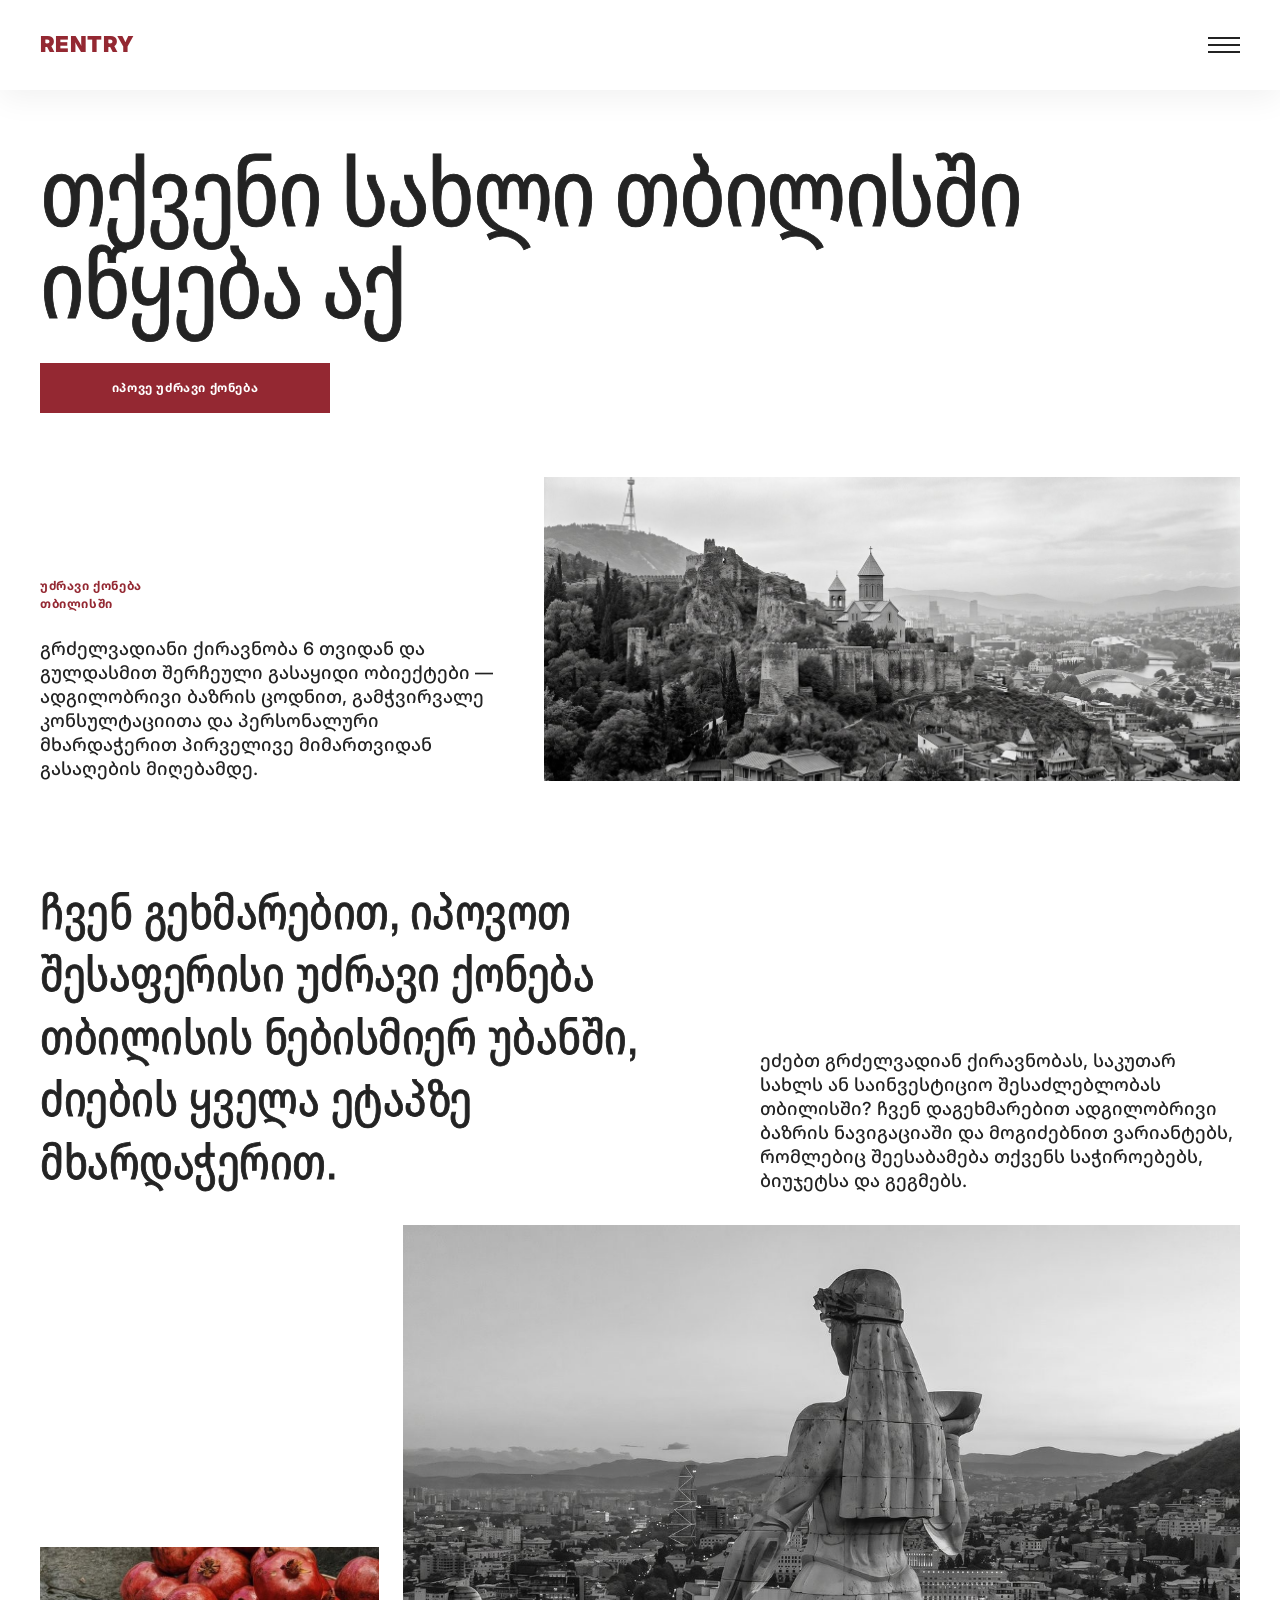
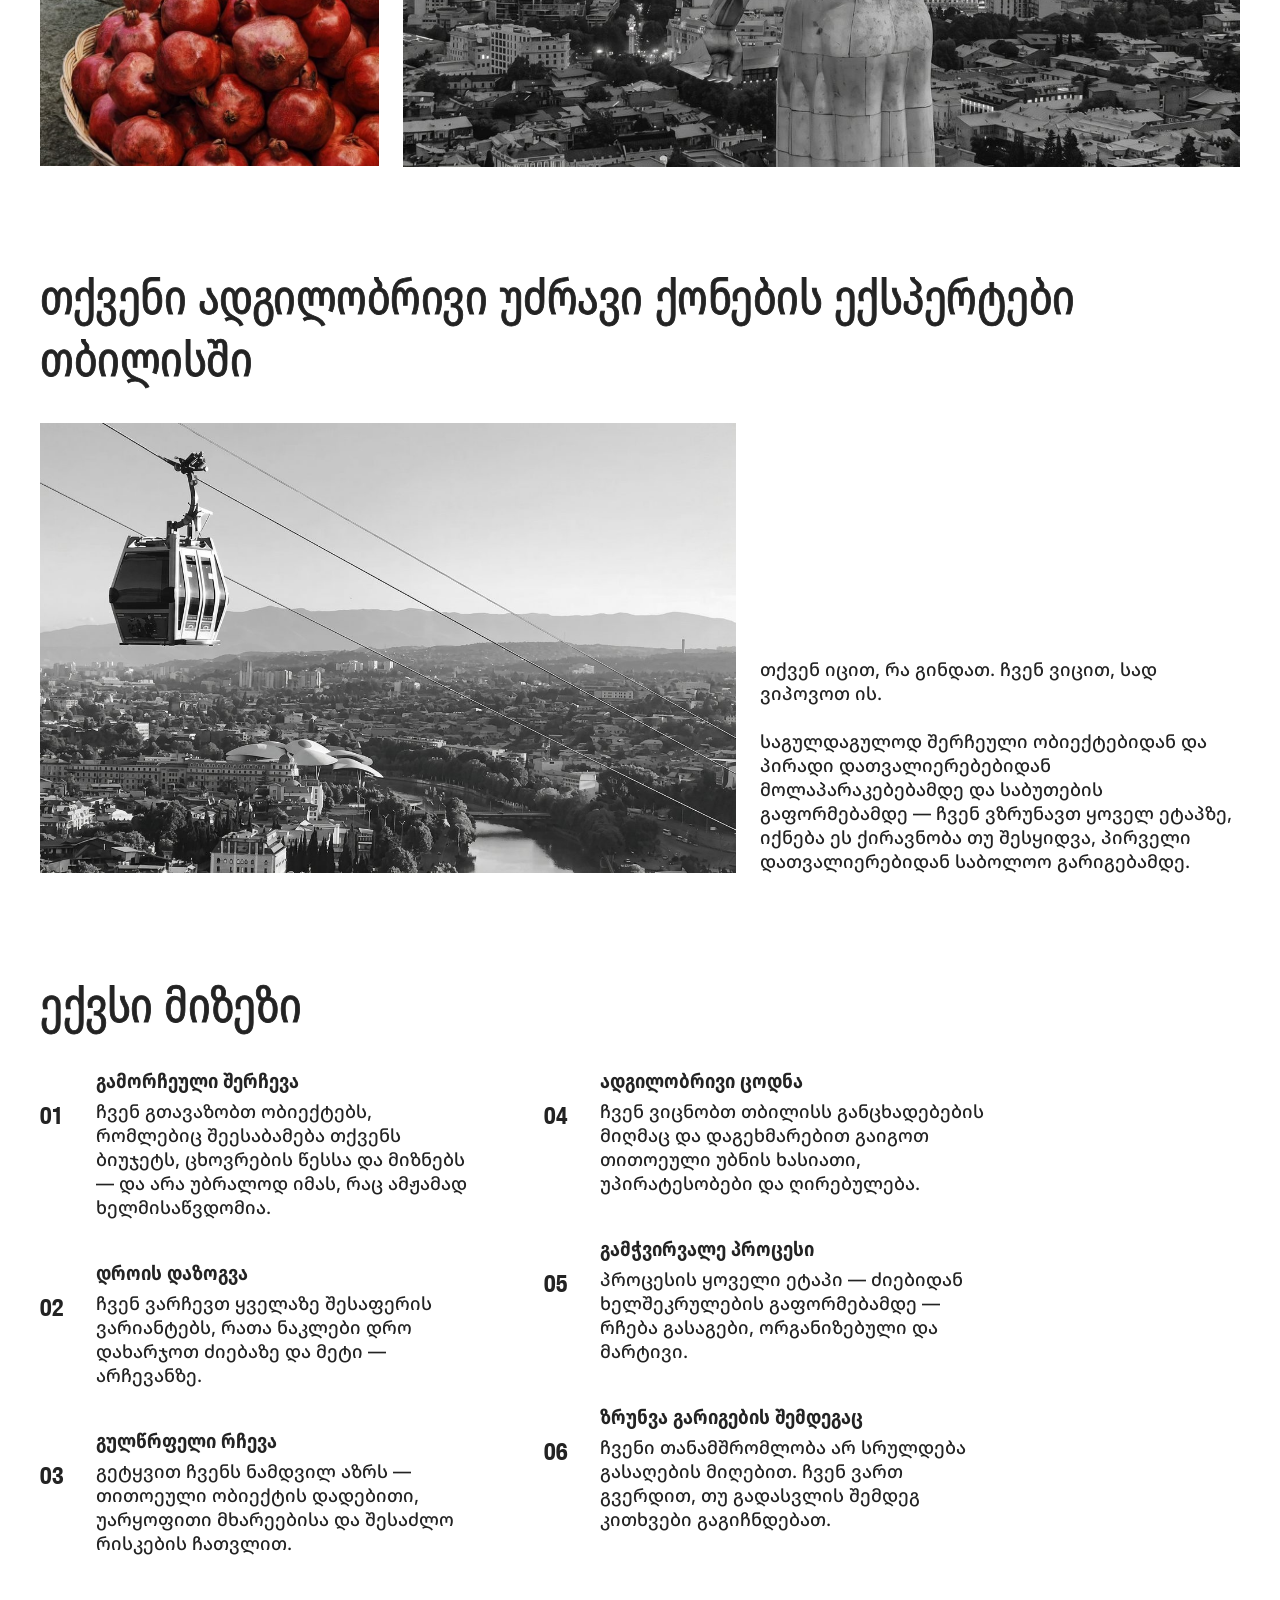
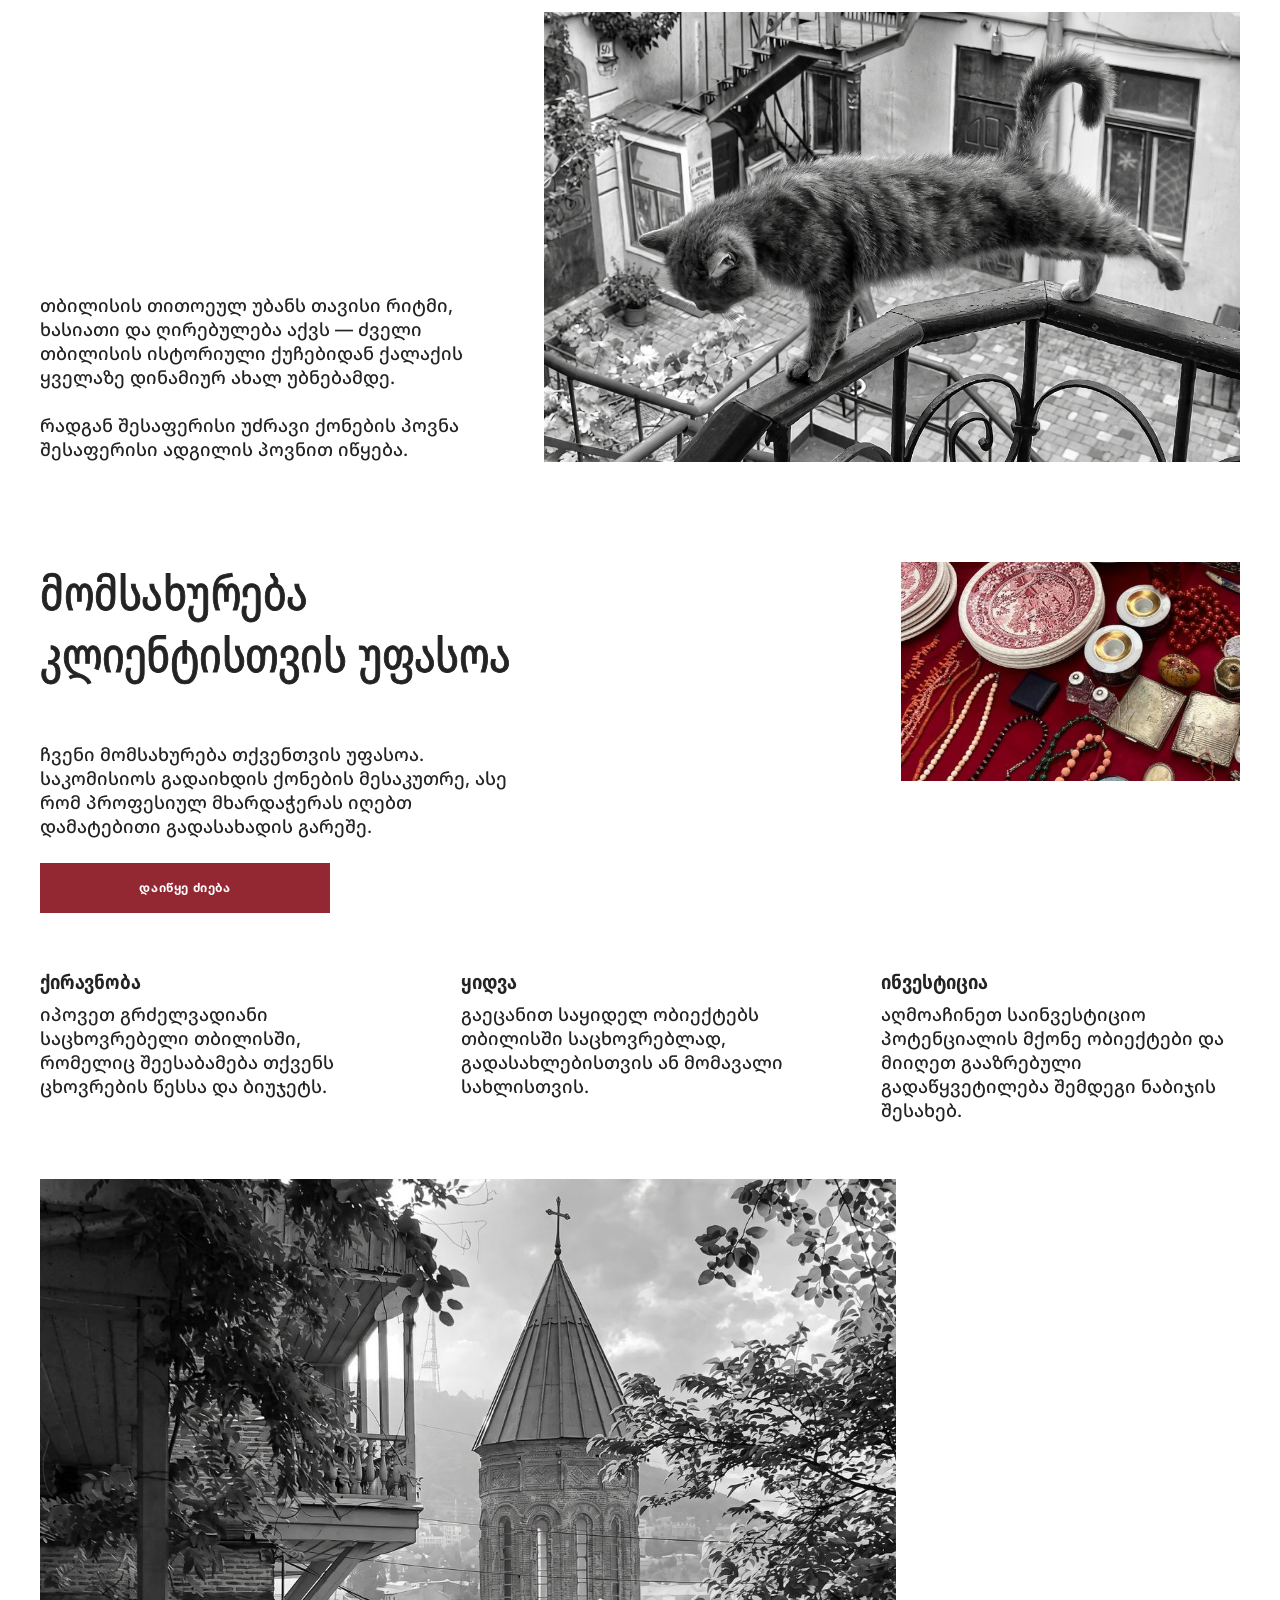
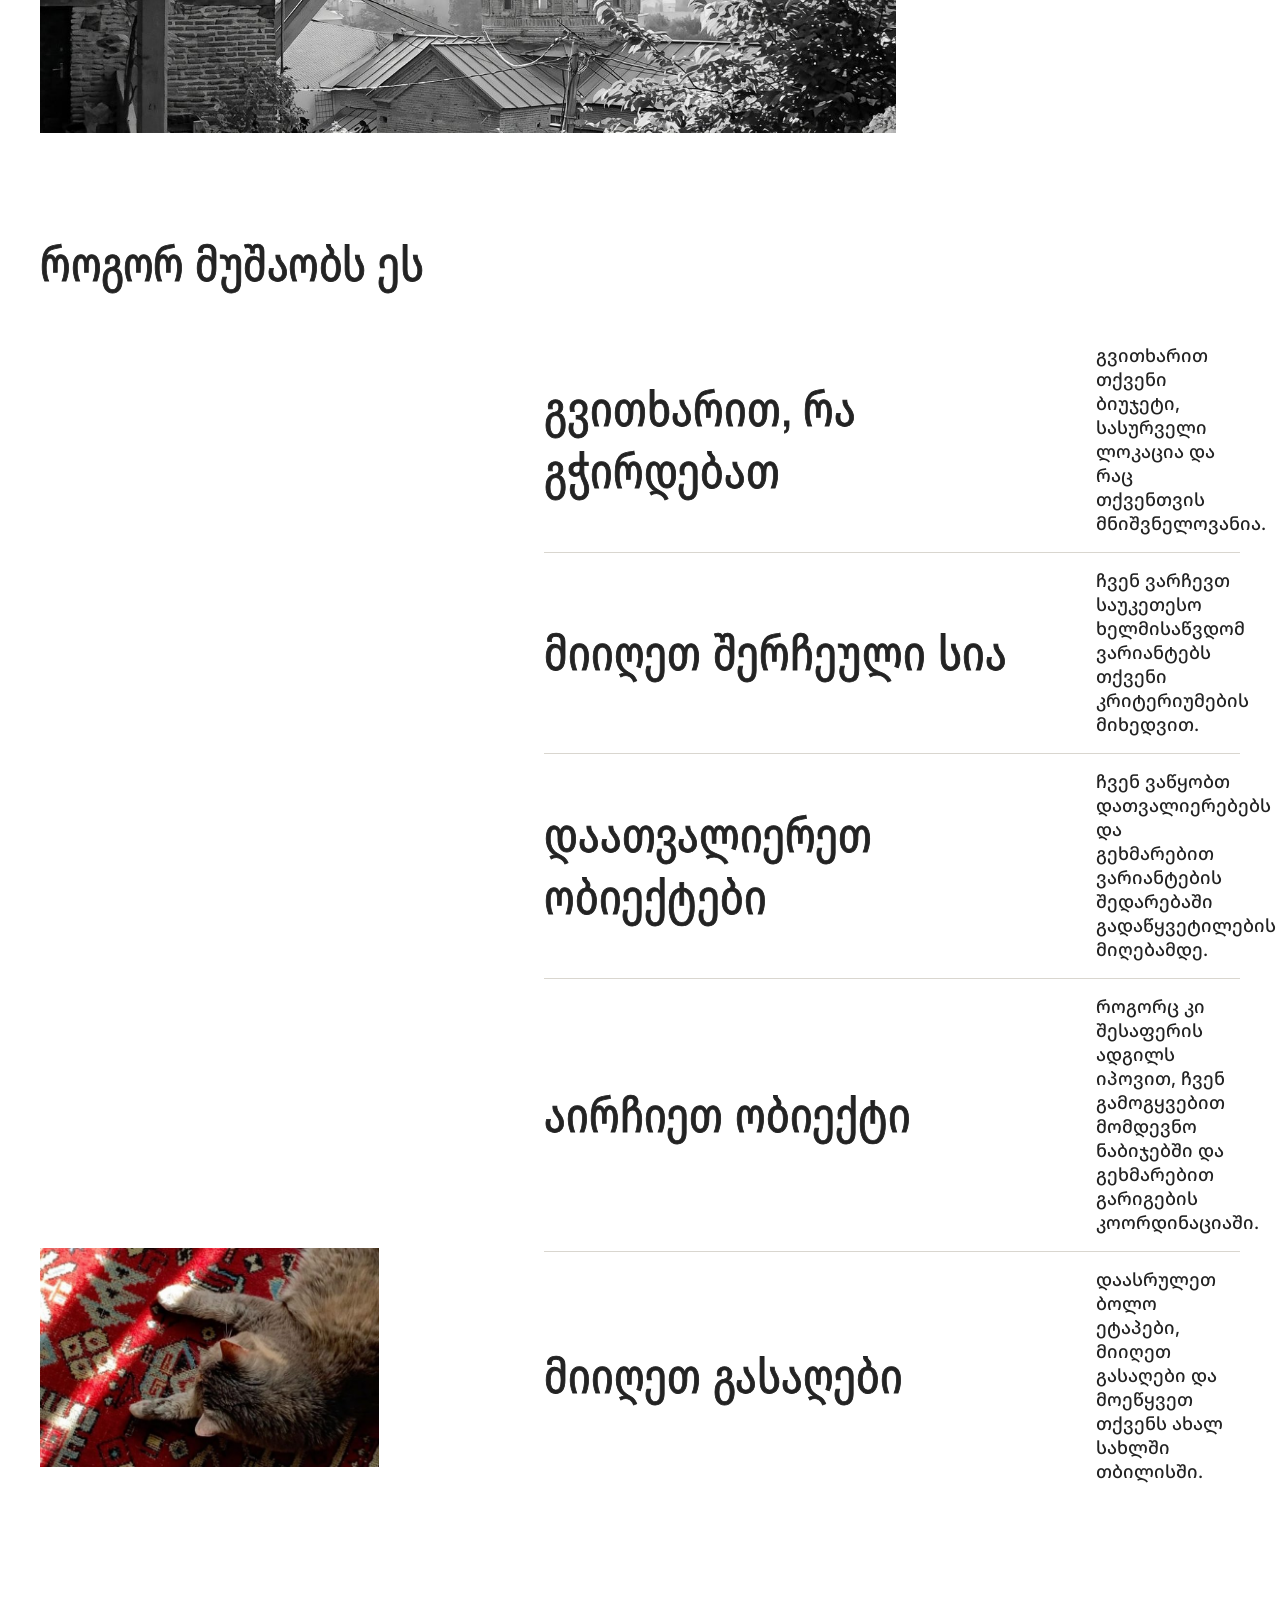
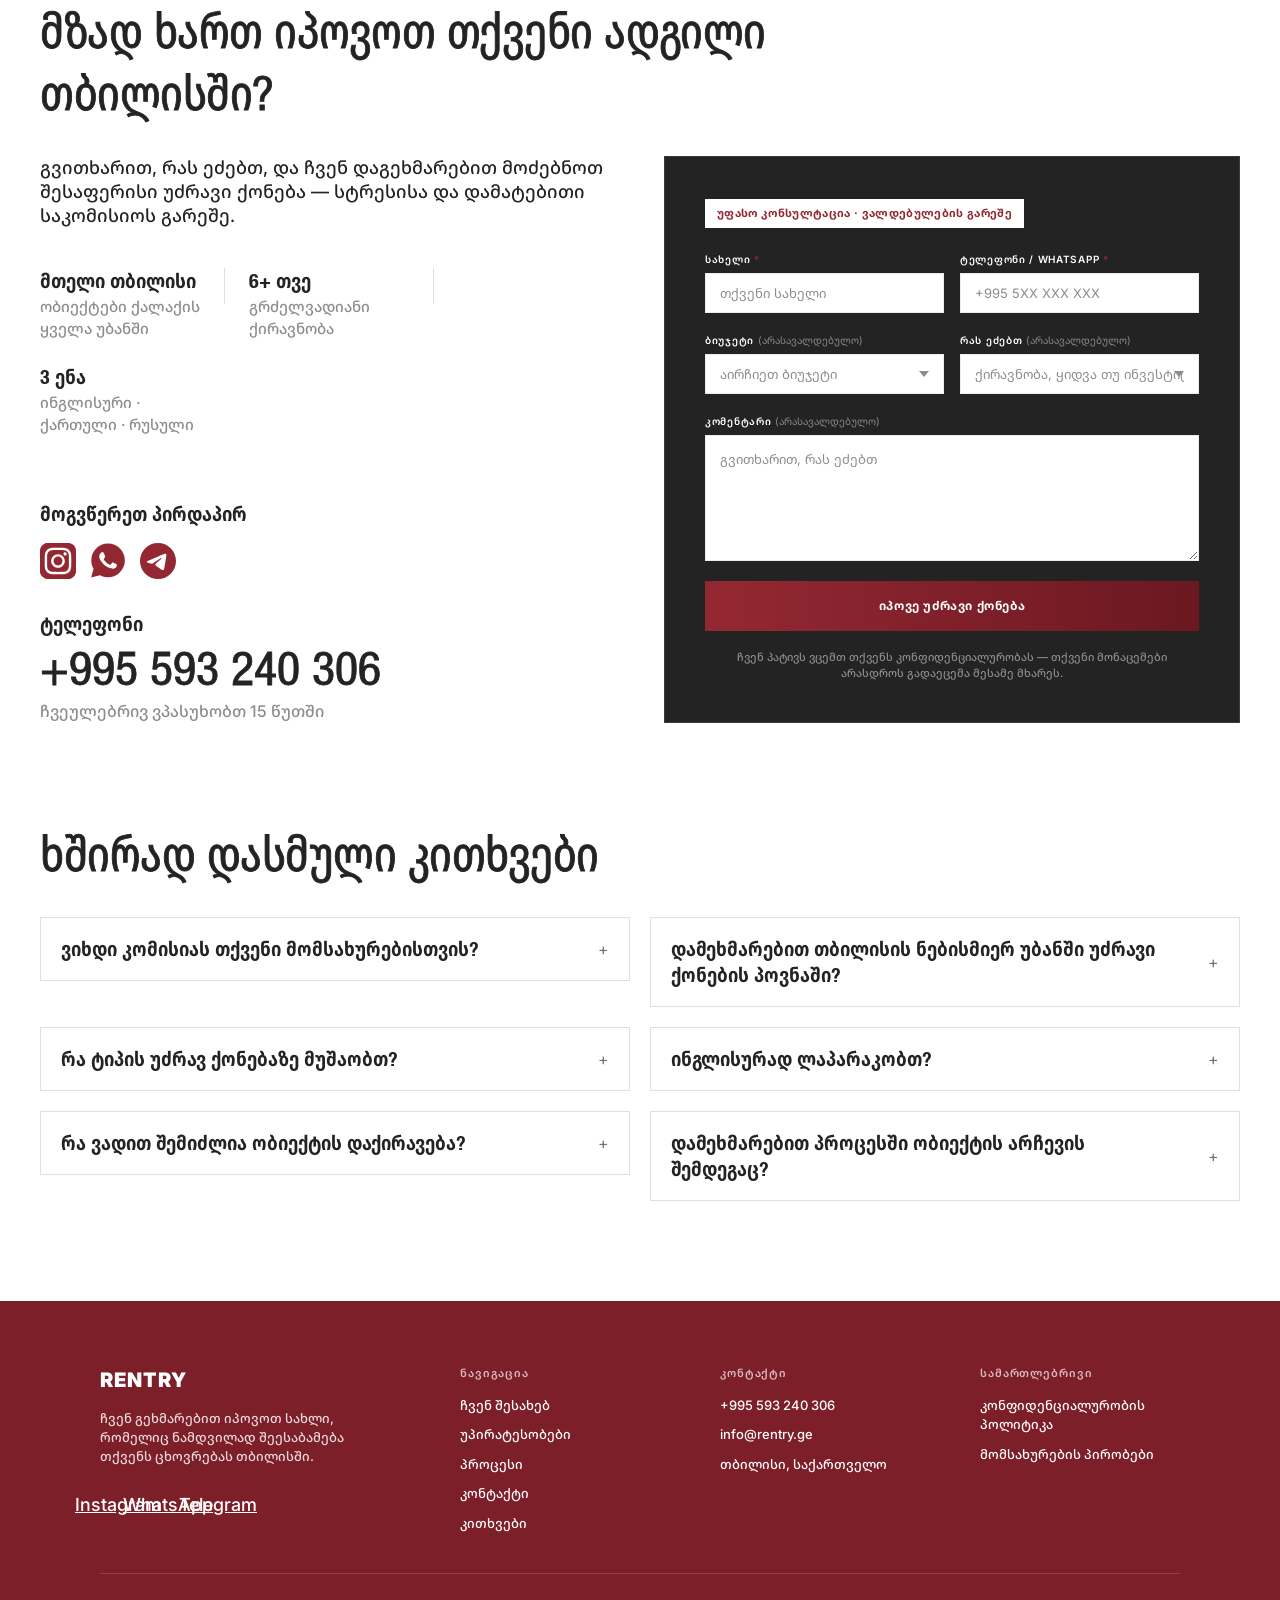
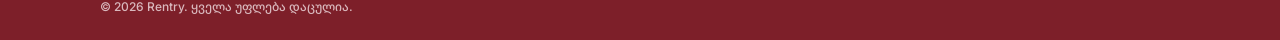
<file: _debug_ka.html>
<!doctype html>
<html lang="en">
<head>
<meta charset="UTF-8">
<meta name="viewport" content="width=device-width, initial-scale=1.0">
<title>Rentry — Real Estate in Tbilisi</title>
<meta name="description" content="Long-term rentals and properties for sale in Tbilisi. Local expertise, no client fees.">
<link rel="preconnect" href="https://fonts.googleapis.com">
<link rel="preconnect" href="https://fonts.gstatic.com" crossorigin>
<link href="https://fonts.googleapis.com/css2?family=Inter:wght@400;500;600;700;900&family=Roboto+Condensed:wght@400;700&family=Noto+Sans+Georgian:wght@400;500;600;700;900&display=swap" rel="stylesheet">
<link rel="stylesheet" href="styles.css">
</head>
<body>

<header class="site-header" id="top">
  <div class="container header-inner">
    <a href="#top" class="logo">RENTRY</a>

    <nav class="main-nav" id="main-nav" aria-label="Primary">
      <ul>
        <li><a href="#about" data-i18n="nav.about">About</a></li>
        <li><a href="#advantages" data-i18n="nav.advantages">Advantages</a></li>
        <li><a href="#process" data-i18n="nav.process">Process</a></li>
        <li><a href="#contacts" data-i18n="nav.contacts">Contacts</a></li>
        <li><a href="#faq" data-i18n="nav.faq">FAQ</a></li>
      </ul>
    </nav>

    <a href="#contacts" class="btn btn-primary btn-sm header-cta" data-i18n="cta.findProperty">Find My Property</a>

    <div class="lang-switch" aria-label="Language">
      <button type="button" class="lang-btn" data-lang="en">EN</button>
      <button type="button" class="lang-btn" data-lang="ru">RU</button>
      <button type="button" class="lang-btn" data-lang="ka">KA</button>
    </div>

    <button class="burger" id="burger" aria-label="Open menu" aria-expanded="false" aria-controls="mobile-nav">
      <span></span><span></span><span></span>
    </button>
  </div>

  <nav class="mobile-nav" id="mobile-nav" aria-label="Mobile">
    <ul>
      <li><a href="#about" data-i18n="nav.about">About</a></li>
      <li><a href="#advantages" data-i18n="nav.advantages">Advantages</a></li>
      <li><a href="#process" data-i18n="nav.process">Process</a></li>
      <li><a href="#contacts" data-i18n="nav.contacts">Contacts</a></li>
      <li><a href="#faq" data-i18n="nav.faq">FAQ</a></li>
    </ul>
    <div class="lang-switch lang-switch--mobile" aria-label="Language">
      <button type="button" class="lang-btn" data-lang="en">EN</button>
      <button type="button" class="lang-btn" data-lang="ru">RU</button>
      <button type="button" class="lang-btn" data-lang="ka">KA</button>
    </div>
    <a href="#contacts" class="btn btn-primary" data-i18n="cta.findProperty">Find My Property</a>
  </nav>
</header>

<main>

  <!-- HERO -->
  <section class="hero">
    <div class="container">
      <div class="hero-top">
        <h1 class="hero-title" data-i18n="hero.title">Your Home in Tbilisi Starts Here</h1>
        <a href="#contacts" class="btn btn-primary btn-lg" data-i18n="cta.findProperty">Find My Property</a>
      </div>

      <div class="hero-bottom">
        <div class="hero-copy">
          <span class="eyebrow eyebrow-accent" data-i18n-html="hero.eyebrow">REAL ESTATE<br>IN TBILISI</span>
          <p class="lead" data-i18n="hero.lead">Long-term rentals from 6 months and carefully selected properties for sale — backed by local market expertise, transparent guidance, and personalized support from your first inquiry to the moment you receive your keys.</p>
        </div>
        <img class="photo photo-hero" src="images/hero-panorama.jpg" alt="Tbilisi panorama with Narikala fortress" width="856" height="374" loading="lazy">

      </div>
    </div>
  </section>

  <!-- WE HELP PEOPLE -->
  <section class="section" id="about">
    <div class="container">
      <div class="split-row split-row--top">
        <h2 class="section-title section-title--wrap" data-i18n="about.title">We help people find the right property across every district of Tbilisi, with support at every stage of the search.</h2>
        <p class="lead lead-side lead-side--about" data-i18n="about.lead">Looking for a long-term rental, a property to buy, or an investment opportunity in Tbilisi? We help you navigate the local market and find options that fit your needs, budget, and plans.</p>
      </div>

      <div class="photo-duo">
        <img class="photo photo-sm" src="images/we-help-small.jpg" alt="Pomegranates in a basket, Tbilisi market" width="339" height="219" loading="lazy">
        <img class="photo photo-lg" src="images/we-help-large.jpg" alt="Mother Georgia statue overlooking Tbilisi" width="856" height="554" loading="lazy">
      </div>
    </div>
  </section>

  <!-- YOUR LOCAL REAL ESTATE EXPERTS -->
  <section class="section" id="advantages">
    <div class="container">
      <h2 class="section-title" data-i18n="advantages.title">Your Local Real Estate Experts in Tbilisi</h2>

      <div class="experts-row">
        <img class="photo photo-lg" src="images/experts-cablecar.jpg" alt="Cable car over Tbilisi" width="856" height="554" loading="lazy">
        <div class="experts-text">
          <p class="lead" data-i18n="advantages.lead1">Whether you're looking for a long-term rental, a modern apartment in a new development, or a home in the historic heart of Tbilisi, we help you find a property that fits your lifestyle, budget, and plans.</p>
          <p class="lead" data-i18n="advantages.lead2">With deep local knowledge and a multilingual team speaking English, Georgian, and Russian, we make the process clear, personal, and stress-free from start to finish.</p>
        </div>
      </div>
    </div>
  </section>

  <!-- SIX REASONS -->
  <section class="section">
    <div class="container">
      <h2 class="section-title" data-i18n="reasons.title">Six Reasons</h2>

      <div class="reasons-grid">
        <ol class="reasons-col">
          <li class="reason">
            <span class="reason-num">01</span>
            <div class="reason-body">
              <h3 class="reason-title" data-i18n="reasons.r1.title">Curated Selection</h3>
              <p class="reason-text" data-i18n="reasons.r1.text">We focus on properties that match your budget, lifestyle, and goals — not just what's currently available.</p>
            </div>
          </li>
          <li class="reason">
            <span class="reason-num">02</span>
            <div class="reason-body">
              <h3 class="reason-title" data-i18n="reasons.r2.title">Save Your Time</h3>
              <p class="reason-text" data-i18n="reasons.r2.text">We shortlist the most relevant options so you can spend less time searching and more time choosing.</p>
            </div>
          </li>
          <li class="reason">
            <span class="reason-num">03</span>
            <div class="reason-body">
              <h3 class="reason-title" data-i18n="reasons.r3.title">Honest Advice</h3>
              <p class="reason-text" data-i18n="reasons.r3.text">We tell you what we really think — including the pros, cons, and potential concerns of every property.</p>
            </div>
          </li>
        </ol>

        <ol class="reasons-col" start="4">
          <li class="reason">
            <span class="reason-num">04</span>
            <div class="reason-body">
              <h3 class="reason-title" data-i18n="reasons.r4.title">Local Knowledge</h3>
              <p class="reason-text" data-i18n="reasons.r4.text">We know Tbilisi beyond the listings and help you understand the character, advantages, and value of each neighborhood.</p>
            </div>
          </li>
          <li class="reason">
            <span class="reason-num">05</span>
            <div class="reason-body">
              <h3 class="reason-title" data-i18n="reasons.r5.title">Clear Process</h3>
              <p class="reason-text" data-i18n="reasons.r5.text">Every step of the process — from search to signing — stays clear, organized, and easy to understand.</p>
            </div>
          </li>
          <li class="reason">
            <span class="reason-num">06</span>
            <div class="reason-body">
              <h3 class="reason-title" data-i18n="reasons.r6.title">Long-Term Care</h3>
              <p class="reason-text" data-i18n="reasons.r6.text">Our relationship doesn't end when you get the keys. We're here to help with questions that come up after the move.</p>
            </div>
          </li>
        </ol>
      </div>

      <div class="split-row split-row--end reasons-footer">
        <p class="lead lead-side" data-i18n-html="reasons.footer">Every neighborhood in Tbilisi has its own rhythm, character, and value — from the historic streets of Old Tbilisi to the city's most dynamic new districts.<br><br>Because finding the right property starts with finding the right place.</p>
        <img class="photo photo-lg" src="images/reasons-cat.jpg" alt="Cat on a balcony railing in Tbilisi" width="856" height="554" loading="lazy">
      </div>
    </div>
  </section>

  <!-- NO CLIENT FEES -->
  <section class="section" id="process">
    <div class="container">
      <div class="fees-top">
        <div class="fees-copy">
          <h2 class="section-title" data-i18n="fees.title">No Client Fees</h2>
          <p class="lead" data-i18n="fees.lead">Looking for a property in Tbilisi? Our service is free for you. The property owner pays our agency commission, so you can get professional support without an extra fee.</p>
          <a href="#contacts" class="btn btn-primary btn-lg" data-i18n="fees.cta">Start Your Search</a>
        </div>
        <img class="photo photo-sm fees-photo" src="images/fees-jewelry.jpg" alt="Antique jewelry and china at a Tbilisi flea market" width="339" height="219" loading="lazy">
      </div>

      <div class="cards-row">
        <div class="card">
          <h3 class="card-title" data-i18n="card.rent.title">Rent</h3>
          <p class="card-text" data-i18n="card.rent.text">Find a long-term home in Tbilisi that fits
your lifestyle, budget, and everyday
needs.</p>
        </div>
        <div class="card">
          <h3 class="card-title" data-i18n="card.buy.title">Buy</h3>
          <p class="card-text" data-i18n="card.buy.text">Explore properties to buy in Tbilisi for
living, relocation, or building your
future home.</p>
        </div>
        <div class="card">
          <h3 class="card-title" data-i18n="card.invest.title">Invest</h3>
          <p class="card-text" data-i18n="card.invest.text">Discover properties with investment
potential and make informed decisions
about your next move.</p>
        </div>
      </div>

      <img class="photo photo-lg" src="images/fees-church.jpg" alt="Historic church in Tbilisi" width="856" height="554" loading="lazy">
    </div>
  </section>

  <!-- HOW IT WORKS -->
  <section class="section">
    <div class="container">
      <h2 class="section-title section-title--center" data-i18n="howitworks.title">How It Works</h2>

      <div class="steps-row">
        <img class="photo photo-sm photo-sm--steps" src="images/howitworks-cat.jpg" alt="Cat resting on a traditional carpet" width="339" height="219" loading="lazy">

        <div class="steps">
          <div class="step">
            <h3 class="step-title" data-i18n="step.s1.title">Tell Us What You Need</h3>
            <p class="step-text" data-i18n="step.s1.text">Tell us your budget, preferred location and what matters to you.</p>
          </div>
          <div class="step">
            <h3 class="step-title" data-i18n="step.s2.title">Get Your Shortlist</h3>
            <p class="step-text" data-i18n="step.s2.text">We select the best available options that match your criteria.</p>
          </div>
          <div class="step">
            <h3 class="step-title" data-i18n="step.s3.title">View The Properties</h3>
            <p class="step-text" data-i18n="step.s3.text">We arrange viewings and help you compare the options before making your decision.</p>
          </div>
          <div class="step">
            <h3 class="step-title" data-i18n="step.s4.title">Choose Your Property</h3>
            <p class="step-text" data-i18n="step.s4.text">Once you've found the right place, we guide you through the next steps and help coordinate the deal.</p>
          </div>
          <div class="step step--last">
            <h3 class="step-title" data-i18n="step.s5.title">Get The Keys</h3>
            <p class="step-text" data-i18n="step.s5.text">Complete the final steps, receive your keys, and settle into your new place in Tbilisi.</p>
          </div>
        </div>
      </div>
    </div>
  </section>

  <!-- READY TO FIND YOUR PLACE / CONTACT -->
  <section class="section" id="contacts">
    <div class="container">
      <h2 class="section-title" data-i18n-html="contacts.title">Ready to Find Your<br>Place in Tbilisi?</h2>

      <div class="contact-row">
        <div class="contact-left">
          <p class="lead" data-i18n="contacts.lead">Tell us what you're looking for, and we'll help you find the right property — without the stress or the extra agency fee.</p>

          <div class="trust-stats">
            <div class="stat">
              <span class="stat-title" data-i18n="stat.tbilisi.title">All Tbilisi</span>
              <span class="stat-text" data-i18n="stat.tbilisi.text">Properties across every district</span>
            </div>
            <span class="stat-divider" aria-hidden="true"></span>
            <div class="stat">
              <span class="stat-title" data-i18n="stat.months.title">6+ Months</span>
              <span class="stat-text" data-i18n="stat.months.text">Long-term rentals</span>
            </div>
            <span class="stat-divider" aria-hidden="true"></span>
            <div class="stat">
              <span class="stat-title" data-i18n="stat.languages.title">3 Languages</span>
              <span class="stat-text" data-i18n-html="stat.languages.text">English &middot; Georgian &middot; Russian</span>
            </div>
          </div>

          <div class="direct-block">
            <div class="direct-social">
              <span class="direct-heading" data-i18n="direct.heading">Or Message Us Directly</span>
              <ul class="social-icons">
                <li>
                  <a href="https://www.instagram.com/tbilisi.property/" target="_blank" rel="noopener" aria-label="Instagram">
                    <img src="icons/instagram.svg" alt="" width="36" height="36">
                  </a>
                </li>
                <li>
                  <a href="https://wa.me/995593240306" target="_blank" rel="noopener" aria-label="WhatsApp">
                    <img src="icons/whatsapp.svg" alt="" width="36" height="36">
                  </a>
                </li>
                <li>
                  <a href="#" aria-label="Telegram">
                    <img src="icons/telegram.svg" alt="" width="36" height="36">
                  </a>
                </li>
              </ul>
            </div>

            <div class="direct-phone-block">
              <span class="direct-heading" data-i18n="direct.phoneLabel">Phone</span>
              <a href="tel:+995593240306" class="direct-phone">+995 593 240 306</a>
              <span class="direct-note" data-i18n="direct.note">Usually replies within 15 minutes</span>
            </div>
          </div>
        </div>

        <div class="form-panel">
          <span class="form-tag" data-i18n="form.tag">Free Consultation &middot; No Obligation</span>

          <form class="lead-form" id="lead-form" novalidate>
            <div class="field-row">
              <div class="field">
                <label for="name"><span data-i18n="form.name.label">Name</span> <span class="req">*</span></label>
                <input type="text" id="name" name="name" placeholder="Your name" data-i18n-placeholder="form.name.placeholder" required>
              </div>
              <div class="field">
                <label for="phone"><span data-i18n="form.phone.label">Phone / WhatsApp</span> <span class="req">*</span></label>
                <input type="tel" id="phone" name="phone" placeholder="+995 5XX XXX XXX" inputmode="numeric" required>
              </div>
            </div>

            <div class="field-row">
              <div class="field">
                <label for="budget"><span data-i18n="form.budget.label">Budget</span> <span class="opt" data-i18n="form.optional">(optional)</span></label>
                <select id="budget" name="budget">
                  <option value="" selected data-i18n="form.budget.placeholder">Select your budget</option>
                  <option value="under-500" data-i18n="form.budget.opt1">Under $500 / month</option>
                  <option value="500-1000" data-i18n="form.budget.opt2">$500 – $1,000 / month</option>
                  <option value="1000-2000" data-i18n="form.budget.opt3">$1,000 – $2,000 / month</option>
                  <option value="2000-plus" data-i18n="form.budget.opt4">$2,000+ / month</option>
                  <option value="buy-under-100k" data-i18n="form.budget.opt5">Buy: under $100,000</option>
                  <option value="buy-100k-300k" data-i18n="form.budget.opt6">Buy: $100,000 – $300,000</option>
                  <option value="buy-300k-plus" data-i18n="form.budget.opt7">Buy: $300,000+</option>
                </select>
              </div>
              <div class="field">
                <label for="looking-to"><span data-i18n="form.lookingTo.label">Looking To</span> <span class="opt" data-i18n="form.optional">(optional)</span></label>
                <select id="looking-to" name="looking-to">
                  <option value="" selected data-i18n="form.lookingTo.placeholder">Rent, buy or invest?</option>
                  <option value="rent" data-i18n="form.lookingTo.rent">Rent</option>
                  <option value="buy" data-i18n="form.lookingTo.buy">Buy</option>
                  <option value="invest" data-i18n="form.lookingTo.invest">Invest</option>
                </select>
              </div>
            </div>

            <div class="field">
              <label for="comment"><span data-i18n="form.comment.label">Comment</span> <span class="opt" data-i18n="form.optional">(optional)</span></label>
              <textarea id="comment" name="comment" rows="4" placeholder="Tell us what you are looking for" data-i18n-placeholder="form.comment.placeholder"></textarea>
            </div>

            <button type="submit" class="btn btn-submit" data-i18n="cta.findProperty">Find My Property</button>

            <p class="privacy-note" data-i18n="form.privacy">We respect your privacy — your details are never shared with third parties.</p>
          </form>
        </div>
      </div>
    </div>
  </section>

  <!-- FAQ -->
  <section class="faq-section" id="faq">
    <div class="container">
      <h2 class="section-title" data-i18n="faq.title">Common Questions</h2>

      <div class="accordion">
        <div class="accordion-item">
          <button class="accordion-trigger" aria-expanded="false">
            <span data-i18n="faq.q1">Do I pay a commission for your service?</span>
            <span class="accordion-icon" aria-hidden="true">+</span>
          </button>
          <div class="accordion-panel">
            <p data-i18n="faq.a1">No. Our service is free for tenants and buyers — the property owner pays our agency commission.</p>
          </div>
        </div>

        <div class="accordion-item">
          <button class="accordion-trigger" aria-expanded="false">
            <span data-i18n="faq.q2">Can you help me find a property in any district of Tbilisi?</span>
            <span class="accordion-icon" aria-hidden="true">+</span>
          </button>
          <div class="accordion-panel">
            <p data-i18n="faq.a2">Yes, we work across every district of Tbilisi, from the historic center to the newest developments.</p>
          </div>
        </div>

        <div class="accordion-item">
          <button class="accordion-trigger" aria-expanded="false">
            <span data-i18n="faq.q3">What types of properties do you work with?</span>
            <span class="accordion-icon" aria-hidden="true">+</span>
          </button>
          <div class="accordion-panel">
            <p data-i18n="faq.a3">We work with long-term rentals, apartments in new developments, and homes for sale, including investment properties.</p>
          </div>
        </div>

        <div class="accordion-item">
          <button class="accordion-trigger" aria-expanded="false">
            <span data-i18n="faq.q4">Do you speak English?</span>
            <span class="accordion-icon" aria-hidden="true">+</span>
          </button>
          <div class="accordion-panel">
            <p data-i18n="faq.a4">Yes, our team is multilingual and speaks English, Georgian, and Russian.</p>
          </div>
        </div>

        <div class="accordion-item">
          <button class="accordion-trigger" aria-expanded="false">
            <span data-i18n="faq.q5">How long can I rent a property for?</span>
            <span class="accordion-icon" aria-hidden="true">+</span>
          </button>
          <div class="accordion-panel">
            <p data-i18n="faq.a5">We specialize in long-term rentals starting from 6 months.</p>
          </div>
        </div>

        <div class="accordion-item">
          <button class="accordion-trigger" aria-expanded="false">
            <span data-i18n="faq.q6">Can you help with the process after I choose a property?</span>
            <span class="accordion-icon" aria-hidden="true">+</span>
          </button>
          <div class="accordion-panel">
            <p data-i18n="faq.a6">Yes, we support you through signing, key handover, and any questions that come up after you move in.</p>
          </div>
        </div>
      </div>
    </div>
  </section>

</main>

<footer class="site-footer">
  <div class="footer-container">
    <div class="footer-top">
      <div class="footer-brand">
        <span class="footer-logo">RENTRY</span>
        <p data-i18n="footer.tagline">We help you find a home that truly fits your life in Tbilisi.</p>
        <ul class="footer-socials">
          <li><a href="https://www.instagram.com/tbilisi.property/" target="_blank" rel="noopener">Instagram</a></li>
          <li><a href="https://wa.me/995593240306" target="_blank" rel="noopener">WhatsApp</a></li>
          <li><a href="#">Telegram</a></li>
        </ul>
      </div>

      <div class="footer-col">
        <h3 data-i18n="footer.nav.heading">Navigation</h3>
        <ul>
          <li><a href="#about" data-i18n="nav.about">About</a></li>
          <li><a href="#advantages" data-i18n="nav.advantages">Advantages</a></li>
          <li><a href="#process" data-i18n="nav.process">Process</a></li>
          <li><a href="#contacts" data-i18n="nav.contacts">Contacts</a></li>
          <li><a href="#faq" data-i18n="nav.faq">FAQ</a></li>
        </ul>
      </div>

      <div class="footer-col">
        <h3 data-i18n="footer.contact.heading">Contact</h3>
        <ul>
          <li><a href="tel:+995593240306">+995 593 240 306</a></li>
          <li><a href="mailto:info@rentry.ge">info@rentry.ge</a></li>
          <li data-i18n="footer.address">Tbilisi, Georgia</li>
        </ul>
      </div>

      <div class="footer-col">
        <h3 data-i18n="footer.legal.heading">Legal</h3>
        <ul>
          <li><a href="#" data-i18n="footer.legal.privacy">Privacy Policy</a></li>
          <li><a href="#" data-i18n="footer.legal.terms">Terms of Service</a></li>
        </ul>
      </div>
    </div>

    <div class="footer-divider"></div>

    <div class="footer-bottom">
      <p data-i18n="footer.copyright">© 2026 Rentry. All rights reserved.</p>
    </div>
  </div>
</footer>

<script src="translations.js"></script>
<script src="script.js"></script>
<script>
setTimeout(function(){
  document.querySelector('.lang-btn[data-lang="ka"]').click();
}, 100);
</script>
</body>
</html>
</file>
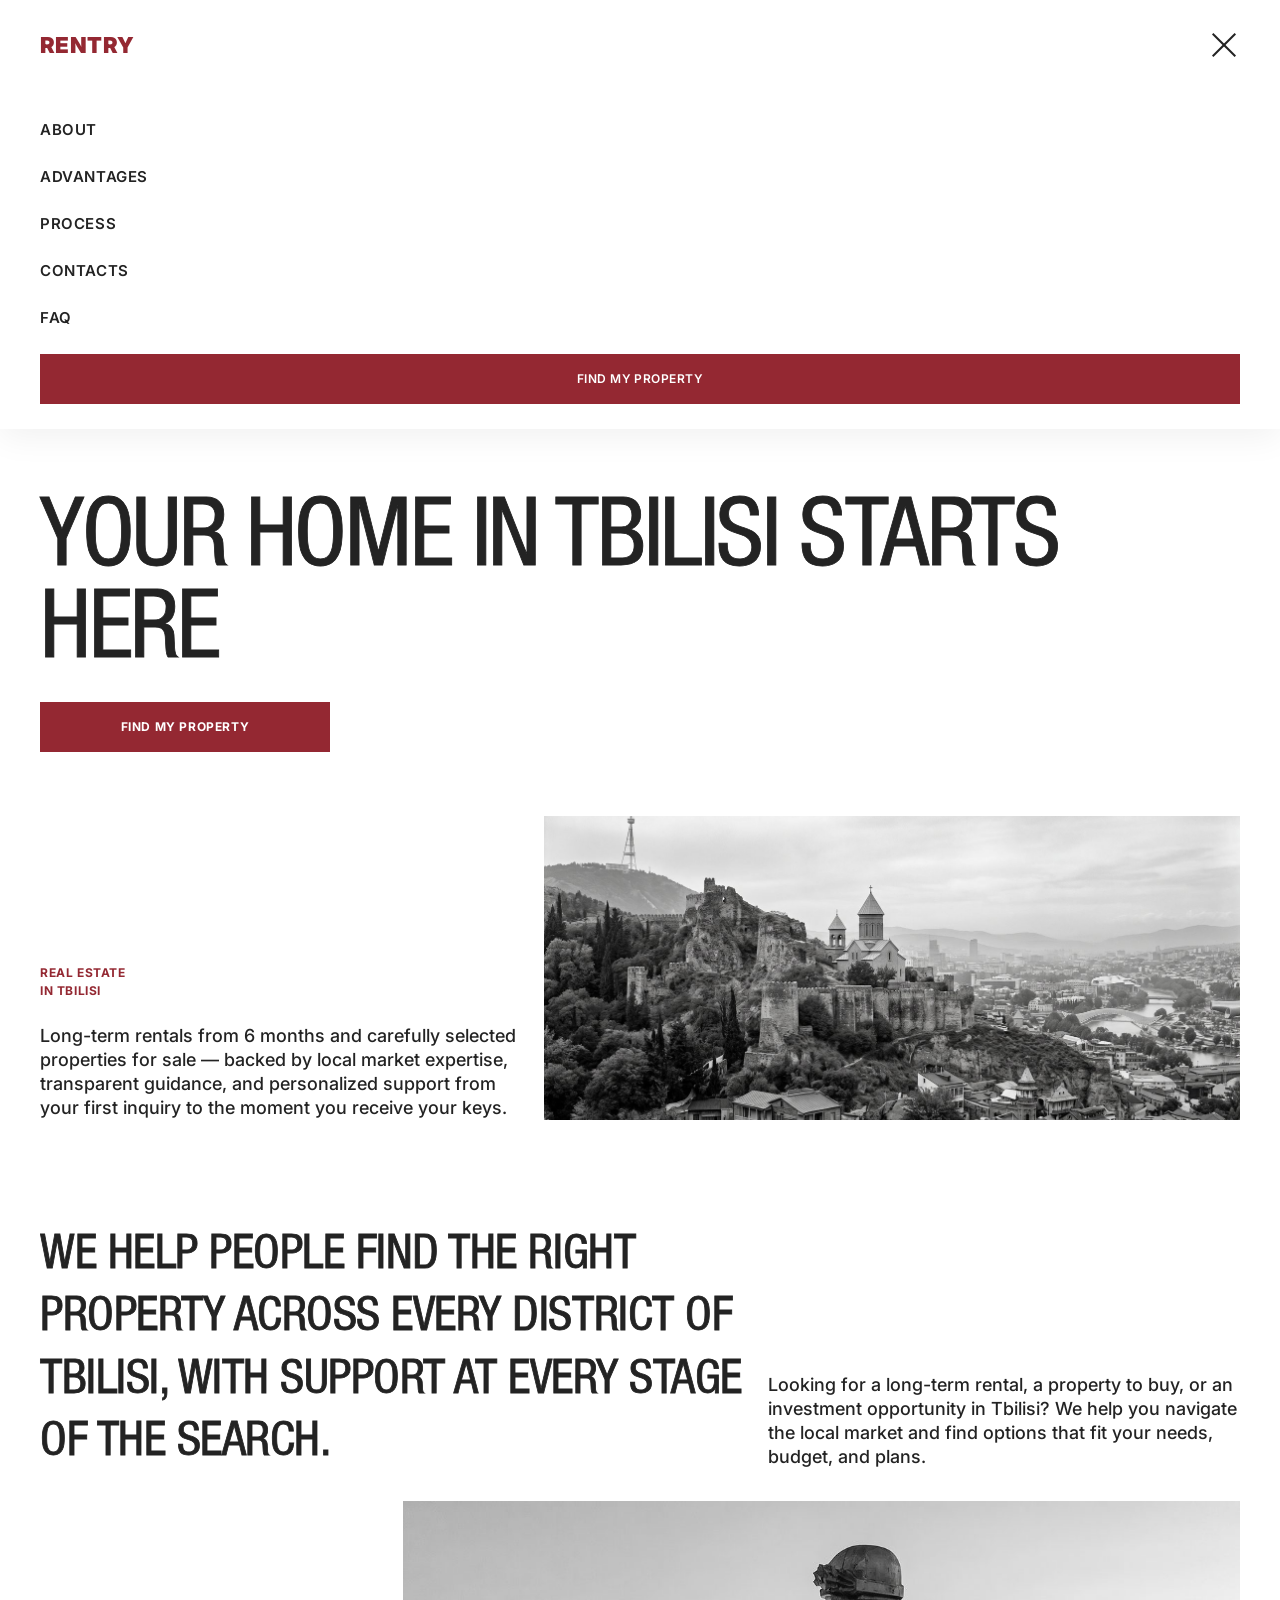
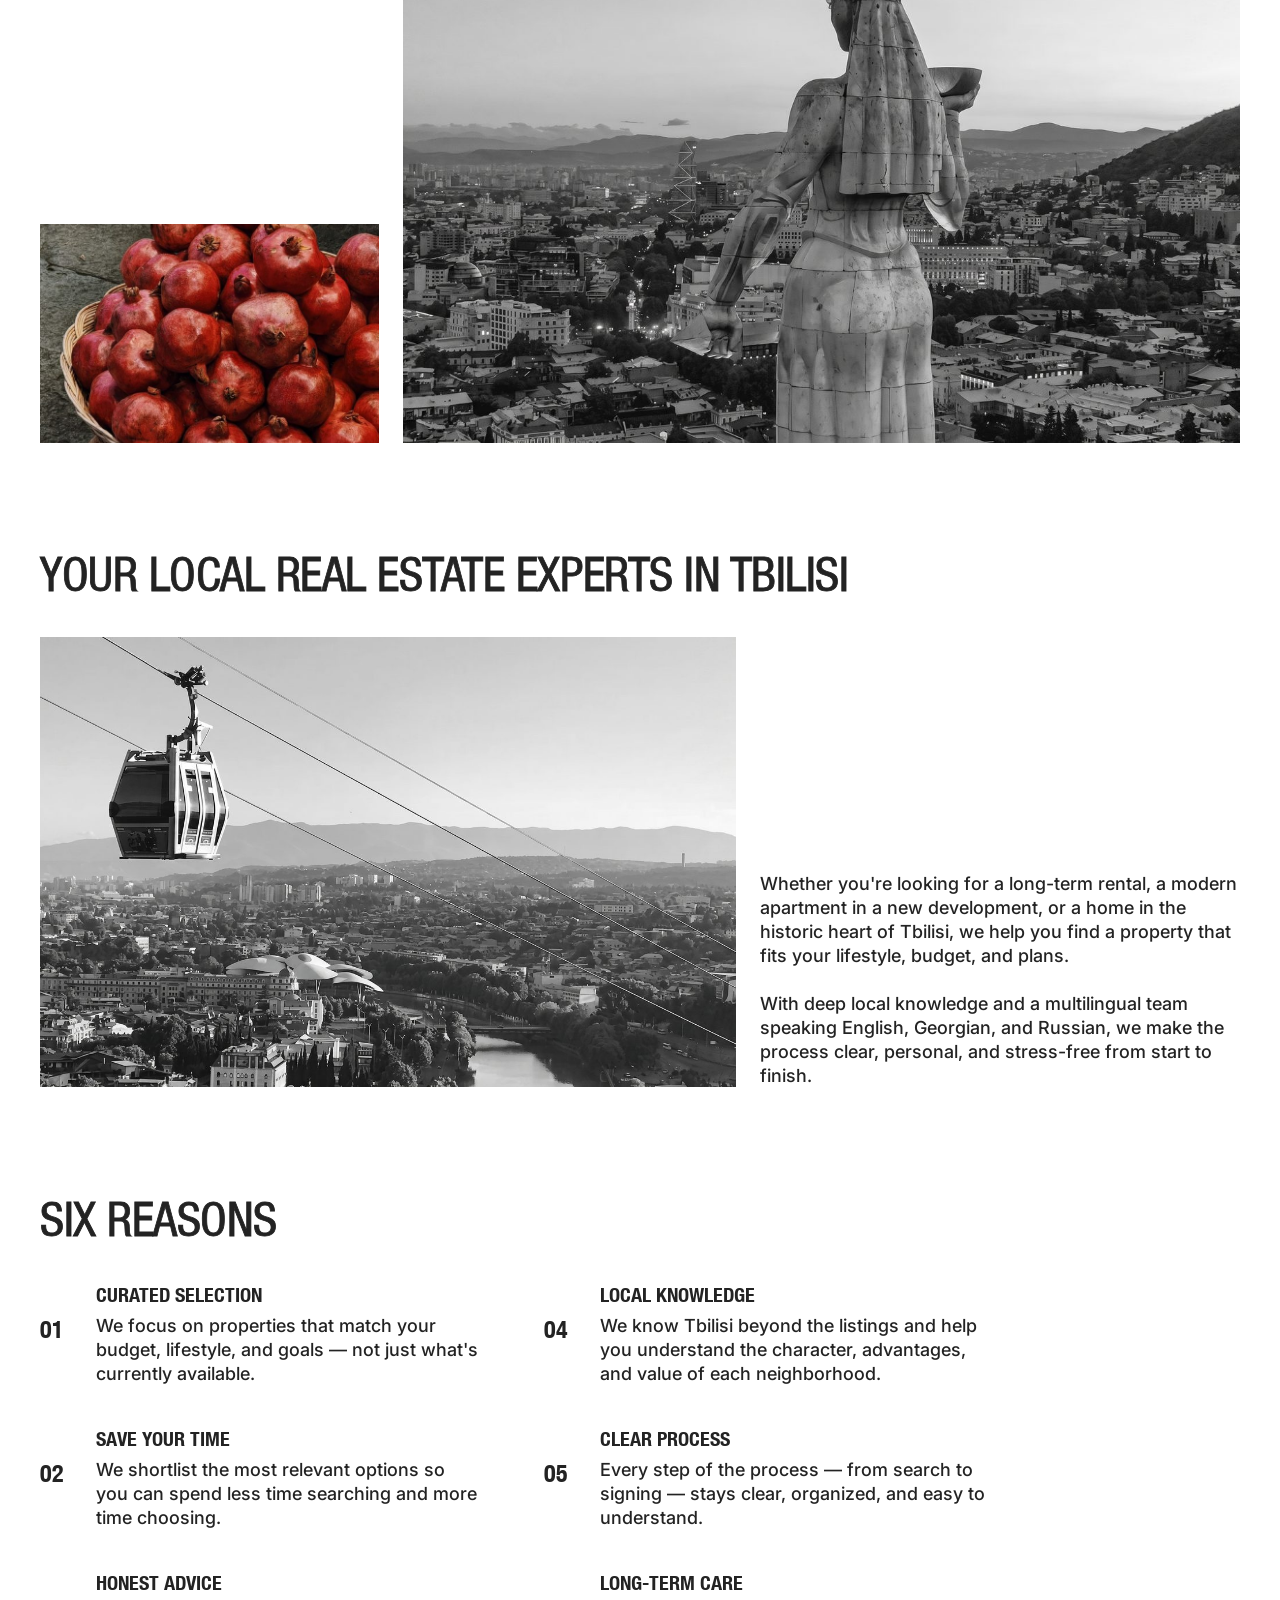
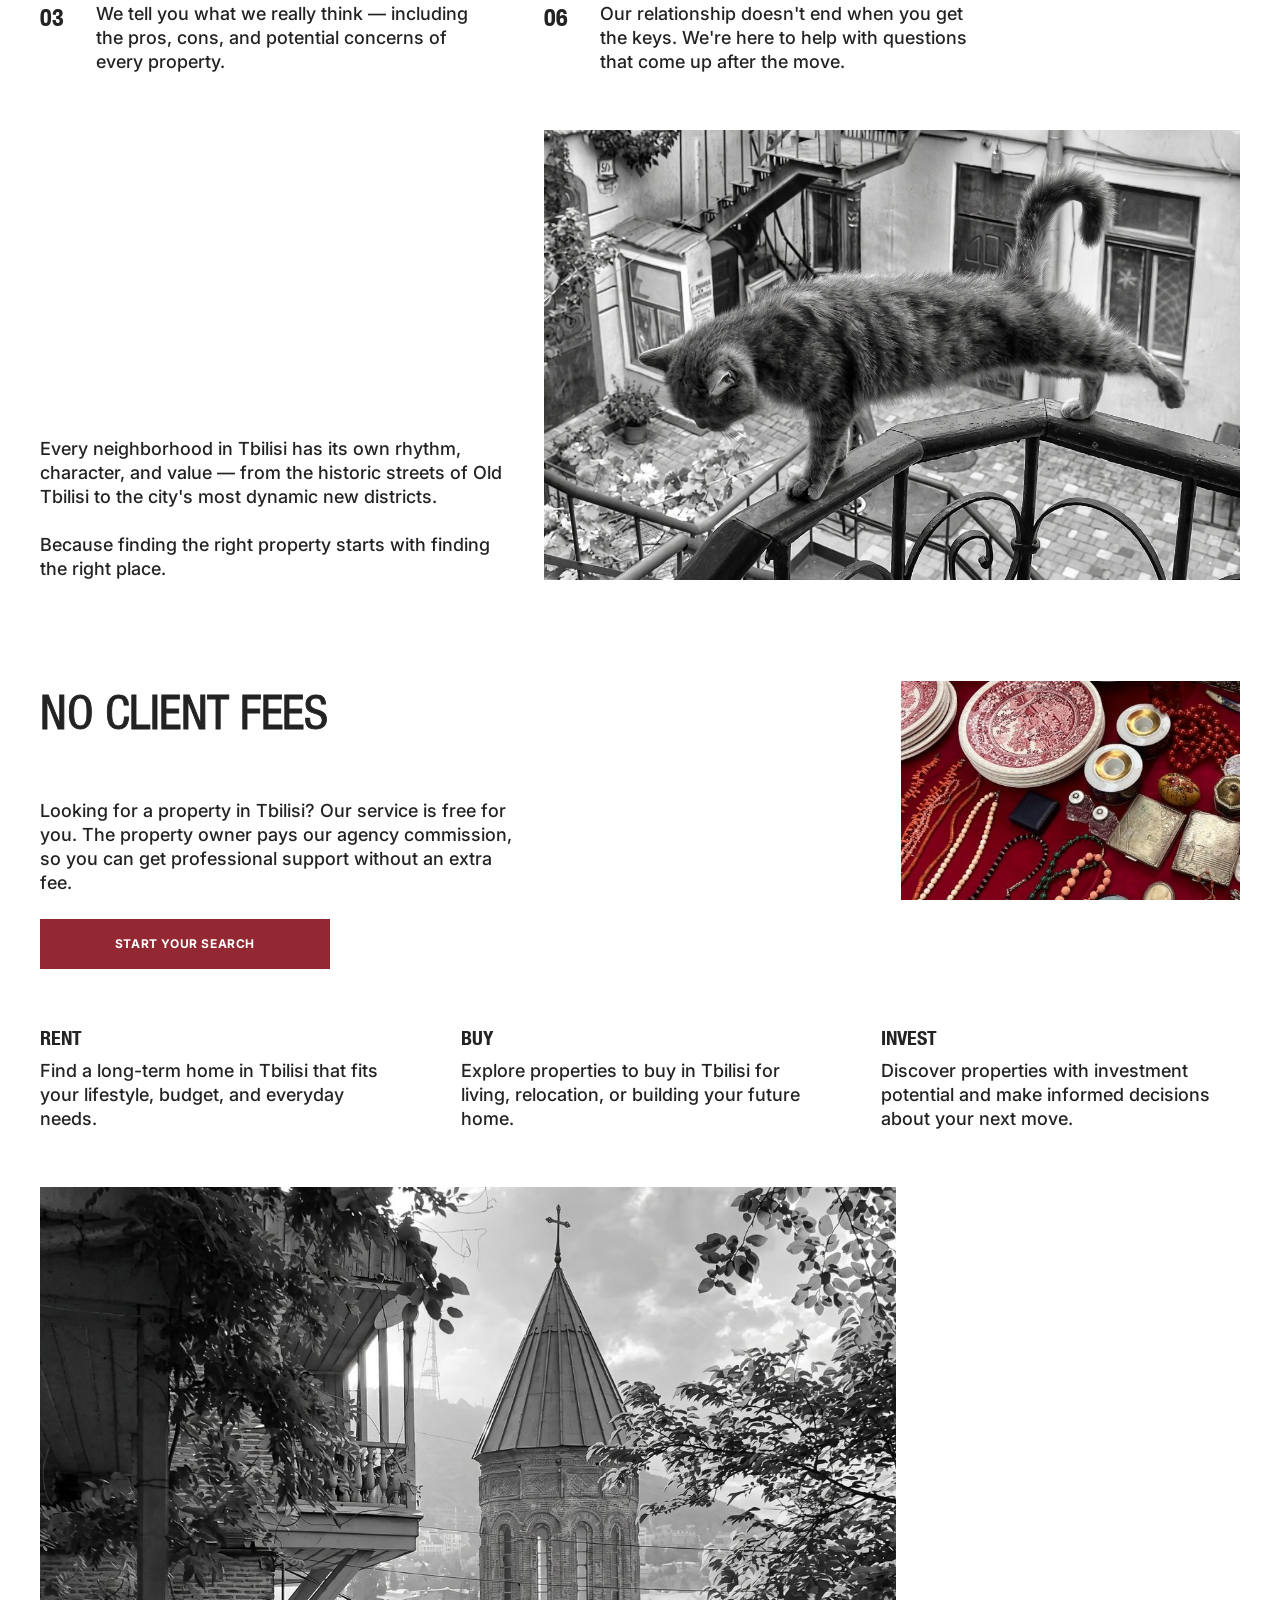
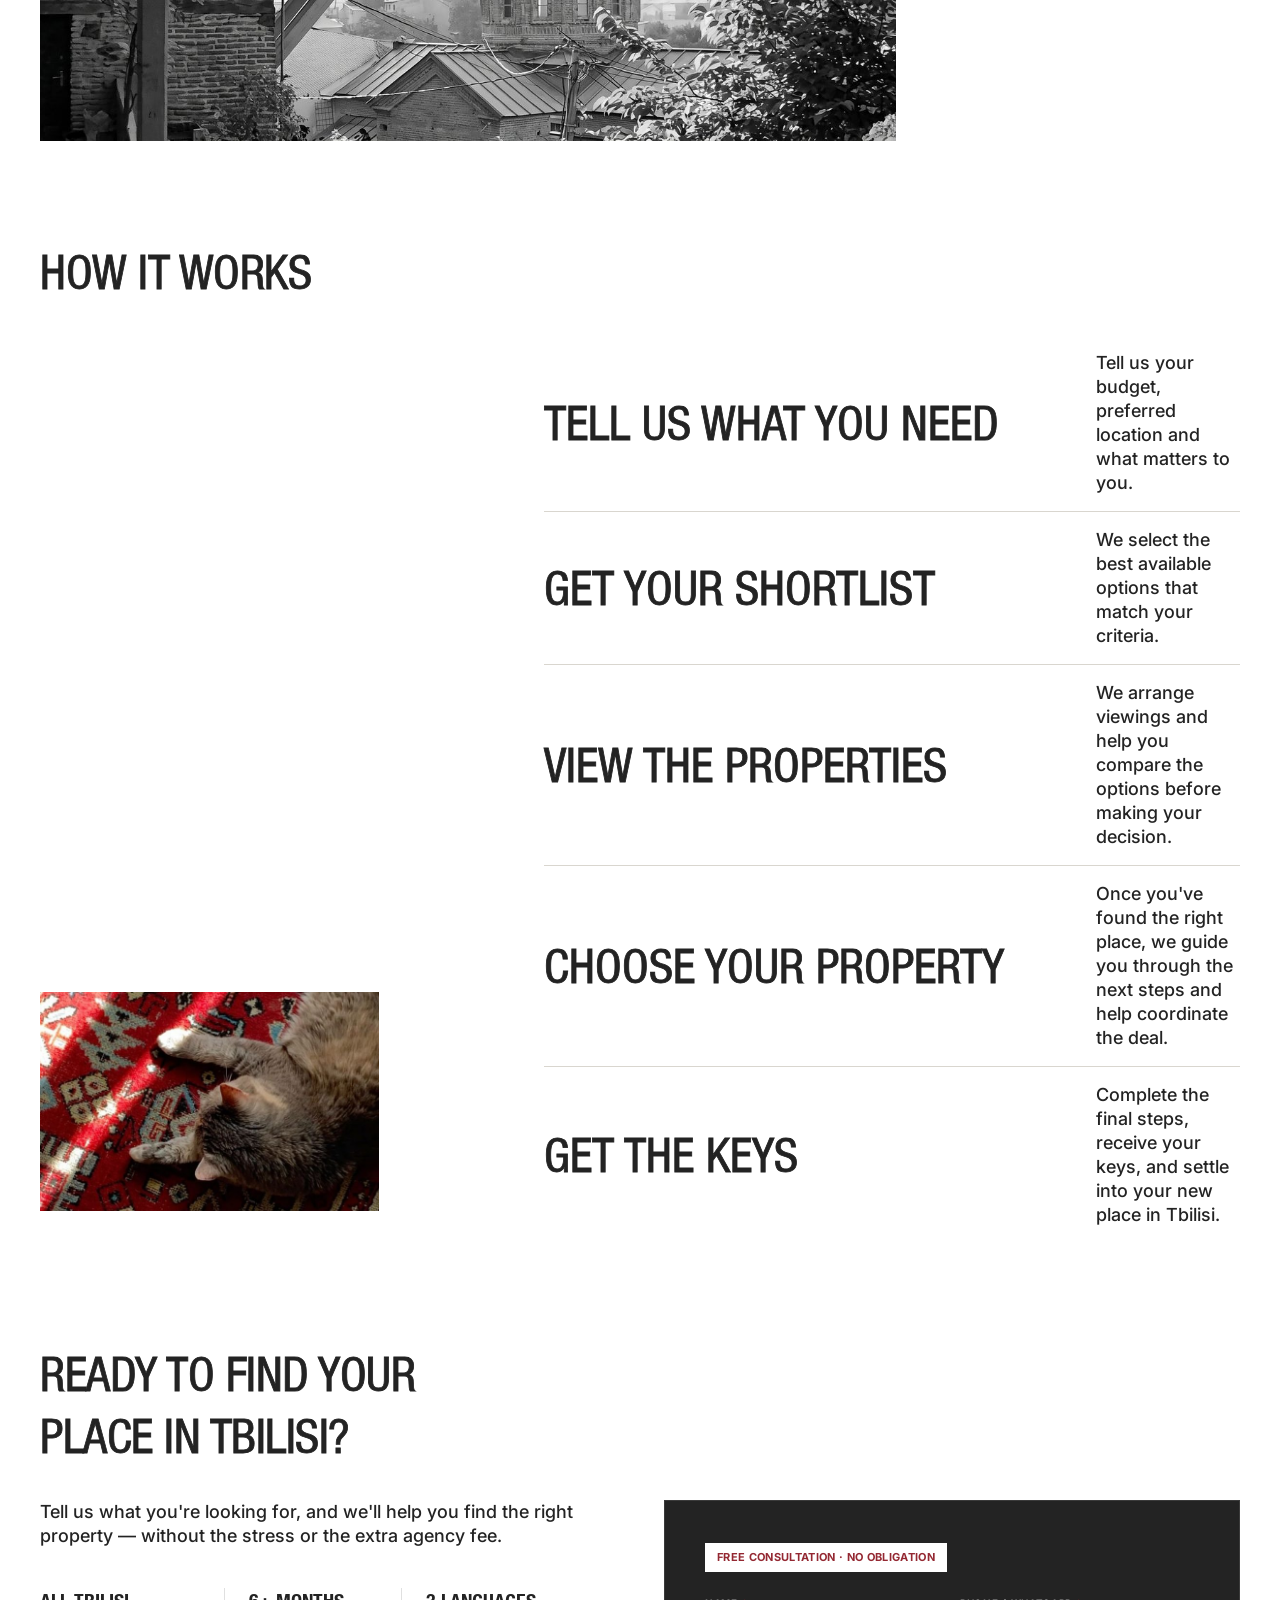
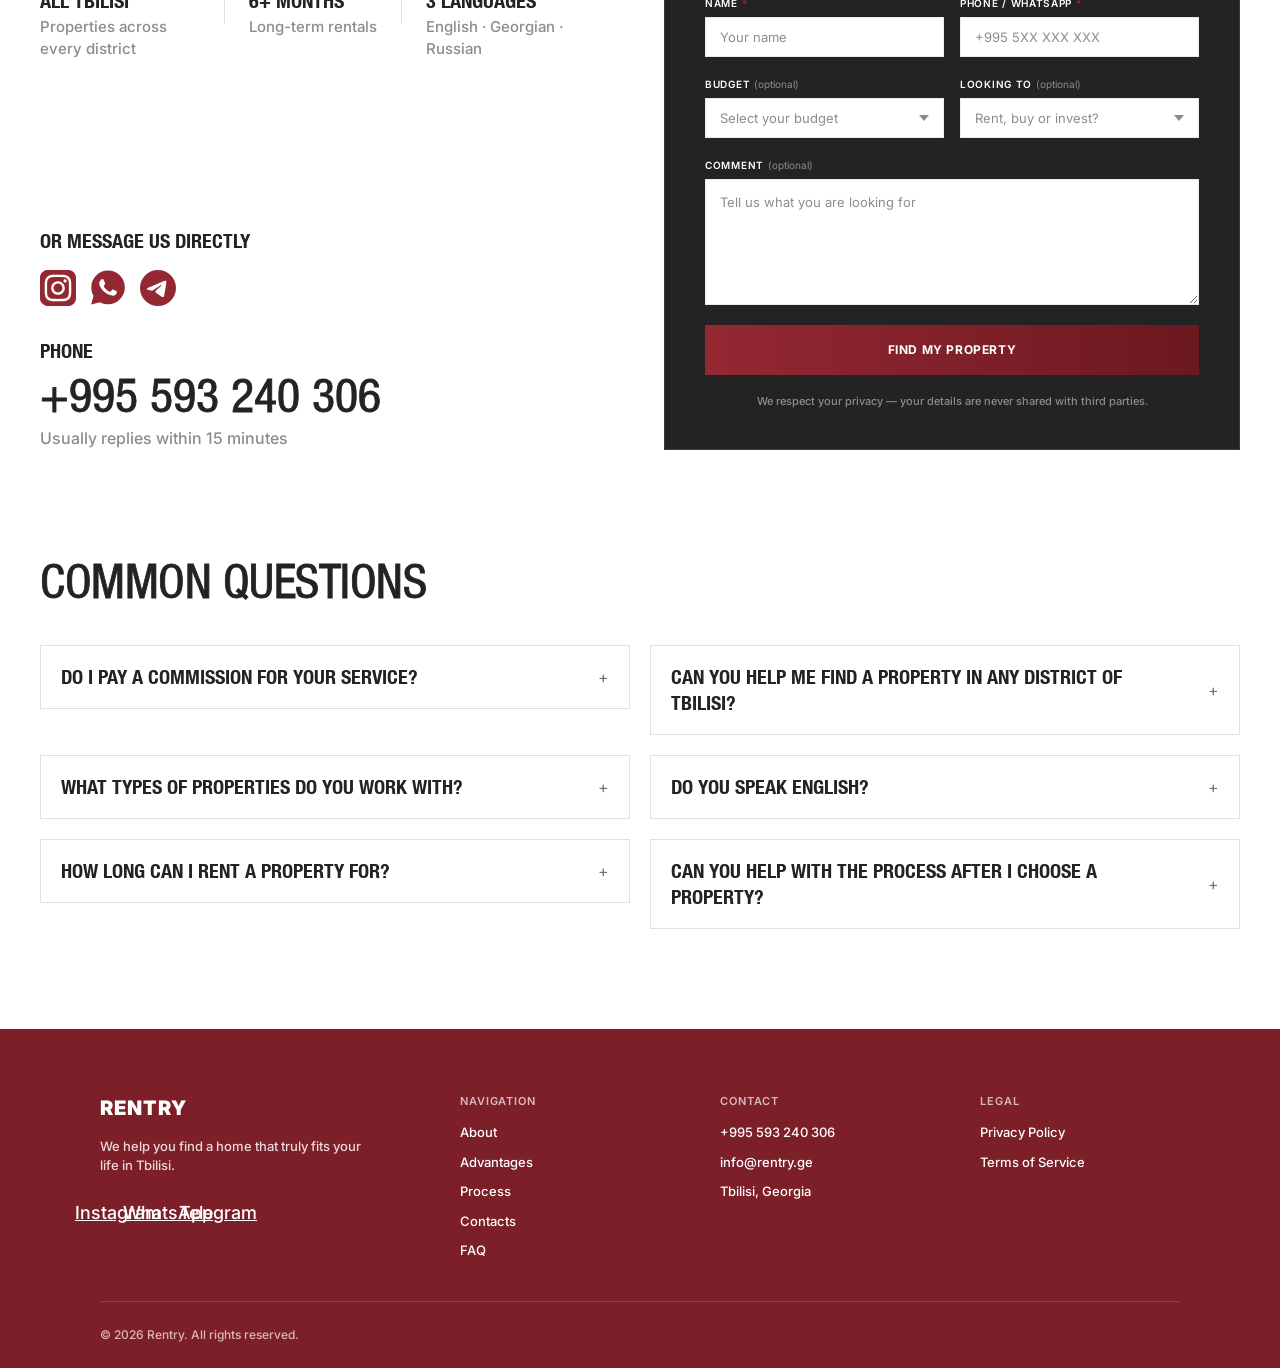
<file: _debug_measure.html>
<!doctype html>
<html lang="en">
<head>
<meta charset="UTF-8">
<meta name="viewport" content="width=device-width, initial-scale=1.0">
<title>Rentry — Real Estate in Tbilisi</title>
<meta name="description" content="Long-term rentals and properties for sale in Tbilisi. Local expertise, no client fees.">
<link rel="preconnect" href="https://fonts.googleapis.com">
<link rel="preconnect" href="https://fonts.gstatic.com" crossorigin>
<link href="https://fonts.googleapis.com/css2?family=Inter:wght@400;500;600;700;900&family=Roboto+Condensed:wght@400;700&display=swap" rel="stylesheet">
<link rel="stylesheet" href="styles.css">
</head>
<body>

<header class="site-header" id="top">
  <div class="container header-inner">
    <a href="#top" class="logo">RENTRY</a>

    <nav class="main-nav" id="main-nav" aria-label="Primary">
      <ul>
        <li><a href="#about">About</a></li>
        <li><a href="#advantages">Advantages</a></li>
        <li><a href="#process">Process</a></li>
        <li><a href="#contacts">Contacts</a></li>
        <li><a href="#faq">FAQ</a></li>
      </ul>
    </nav>

    <a href="#contacts" class="btn btn-primary btn-sm header-cta">Find My Property</a>

    <button class="burger" id="burger" aria-label="Open menu" aria-expanded="false" aria-controls="mobile-nav">
      <span></span><span></span><span></span>
    </button>
  </div>

  <nav class="mobile-nav" id="mobile-nav" aria-label="Mobile">
    <ul>
      <li><a href="#about">About</a></li>
      <li><a href="#advantages">Advantages</a></li>
      <li><a href="#process">Process</a></li>
      <li><a href="#contacts">Contacts</a></li>
      <li><a href="#faq">FAQ</a></li>
    </ul>
    <a href="#contacts" class="btn btn-primary">Find My Property</a>
  </nav>
</header>

<main>

  <!-- HERO -->
  <section class="hero">
    <div class="container">
      <div class="hero-top">
        <h1 class="hero-title">Your Home in Tbilisi Starts Here</h1>
        <a href="#contacts" class="btn btn-primary btn-lg">Find My Property</a>
      </div>

      <div class="hero-bottom">
        <div class="hero-copy">
          <span class="eyebrow eyebrow-accent">REAL ESTATE<br>IN TBILISI</span>
          <p class="lead">Long-term rentals from 6 months and carefully selected properties for sale — backed by local market expertise, transparent guidance, and personalized support from your first inquiry to the moment you receive your keys.</p>
        </div>
        <img class="photo photo-hero" src="images/hero-panorama.jpg" alt="Tbilisi panorama with Narikala fortress" width="856" height="374" loading="lazy">

      </div>
    </div>
  </section>

  <!-- WE HELP PEOPLE -->
  <section class="section" id="about">
    <div class="container">
      <div class="split-row split-row--top">
        <h2 class="section-title section-title--wrap">We help people find the right property across every district of Tbilisi, with support at every stage of the search.</h2>
        <p class="lead lead-side lead-side--about">Looking for a long-term rental, a property to buy, or an investment opportunity in Tbilisi? We help you navigate the local market and find options that fit your needs, budget, and plans.</p>
      </div>

      <div class="photo-duo">
        <img class="photo photo-sm" src="images/we-help-small.jpg" alt="Pomegranates in a basket, Tbilisi market" width="339" height="219" loading="lazy">
        <img class="photo photo-lg" src="images/we-help-large.jpg" alt="Mother Georgia statue overlooking Tbilisi" width="856" height="554" loading="lazy">
      </div>
    </div>
  </section>

  <!-- YOUR LOCAL REAL ESTATE EXPERTS -->
  <section class="section" id="advantages">
    <div class="container">
      <h2 class="section-title">Your Local Real Estate Experts in Tbilisi</h2>

      <div class="experts-row">
        <img class="photo photo-lg" src="images/experts-cablecar.jpg" alt="Cable car over Tbilisi" width="856" height="554" loading="lazy">
        <div class="experts-text">
          <p class="lead">Whether you're looking for a long-term rental, a modern apartment in a new development, or a home in the historic heart of Tbilisi, we help you find a property that fits your lifestyle, budget, and plans.</p>
          <p class="lead">With deep local knowledge and a multilingual team speaking English, Georgian, and Russian, we make the process clear, personal, and stress-free from start to finish.</p>
        </div>
      </div>
    </div>
  </section>

  <!-- SIX REASONS -->
  <section class="section">
    <div class="container">
      <h2 class="section-title">Six Reasons</h2>

      <div class="reasons-grid">
        <ol class="reasons-col">
          <li class="reason">
            <span class="reason-num">01</span>
            <div class="reason-body">
              <h3 class="reason-title">Curated Selection</h3>
              <p class="reason-text">We focus on properties that match your budget, lifestyle, and goals — not just what's currently available.</p>
            </div>
          </li>
          <li class="reason">
            <span class="reason-num">02</span>
            <div class="reason-body">
              <h3 class="reason-title">Save Your Time</h3>
              <p class="reason-text">We shortlist the most relevant options so you can spend less time searching and more time choosing.</p>
            </div>
          </li>
          <li class="reason">
            <span class="reason-num">03</span>
            <div class="reason-body">
              <h3 class="reason-title">Honest Advice</h3>
              <p class="reason-text">We tell you what we really think — including the pros, cons, and potential concerns of every property.</p>
            </div>
          </li>
        </ol>

        <ol class="reasons-col" start="4">
          <li class="reason">
            <span class="reason-num">04</span>
            <div class="reason-body">
              <h3 class="reason-title">Local Knowledge</h3>
              <p class="reason-text">We know Tbilisi beyond the listings and help you understand the character, advantages, and value of each neighborhood.</p>
            </div>
          </li>
          <li class="reason">
            <span class="reason-num">05</span>
            <div class="reason-body">
              <h3 class="reason-title">Clear Process</h3>
              <p class="reason-text">Every step of the process — from search to signing — stays clear, organized, and easy to understand.</p>
            </div>
          </li>
          <li class="reason">
            <span class="reason-num">06</span>
            <div class="reason-body">
              <h3 class="reason-title">Long-Term Care</h3>
              <p class="reason-text">Our relationship doesn't end when you get the keys. We're here to help with questions that come up after the move.</p>
            </div>
          </li>
        </ol>
      </div>

      <div class="split-row split-row--end reasons-footer">
        <p class="lead lead-side">Every neighborhood in Tbilisi has its own rhythm, character, and value — from the historic streets of Old Tbilisi to the city's most dynamic new districts.<br><br>Because finding the right property starts with finding the right place.</p>
        <img class="photo photo-lg" src="images/reasons-cat.jpg" alt="Cat on a balcony railing in Tbilisi" width="856" height="554" loading="lazy">
      </div>
    </div>
  </section>

  <!-- NO CLIENT FEES -->
  <section class="section" id="process">
    <div class="container">
      <div class="fees-top">
        <div class="fees-copy">
          <h2 class="section-title">No Client Fees</h2>
          <p class="lead">Looking for a property in Tbilisi? Our service is free for you. The property owner pays our agency commission, so you can get professional support without an extra fee.</p>
          <a href="#contacts" class="btn btn-primary btn-lg">Start Your Search</a>
        </div>
        <img class="photo photo-sm fees-photo" src="images/fees-jewelry.jpg" alt="Antique jewelry and china at a Tbilisi flea market" width="339" height="219" loading="lazy">
      </div>

      <div class="cards-row">
        <div class="card">
          <h3 class="card-title">Rent</h3>
          <p class="card-text">Find a long-term home in Tbilisi that fits
your lifestyle, budget, and everyday
needs.</p>
        </div>
        <div class="card">
          <h3 class="card-title">Buy</h3>
          <p class="card-text">Explore properties to buy in Tbilisi for
living, relocation, or building your
future home.</p>
        </div>
        <div class="card">
          <h3 class="card-title">Invest</h3>
          <p class="card-text">Discover properties with investment
potential and make informed decisions
about your next move.</p>
        </div>
      </div>

      <img class="photo photo-lg" src="images/fees-church.jpg" alt="Historic church in Tbilisi" width="856" height="554" loading="lazy">
    </div>
  </section>

  <!-- HOW IT WORKS -->
  <section class="section">
    <div class="container">
      <h2 class="section-title section-title--center">How It Works</h2>

      <div class="steps-row">
        <img class="photo photo-sm photo-sm--steps" src="images/howitworks-cat.jpg" alt="Cat resting on a traditional carpet" width="339" height="219" loading="lazy">

        <div class="steps">
          <div class="step">
            <h3 class="step-title">Tell Us What You Need</h3>
            <p class="step-text">Tell us your budget, preferred location and what matters to you.</p>
          </div>
          <div class="step">
            <h3 class="step-title">Get Your Shortlist</h3>
            <p class="step-text">We select the best available options that match your criteria.</p>
          </div>
          <div class="step">
            <h3 class="step-title">View The Properties</h3>
            <p class="step-text">We arrange viewings and help you compare the options before making your decision.</p>
          </div>
          <div class="step">
            <h3 class="step-title">Choose Your Property</h3>
            <p class="step-text">Once you've found the right place, we guide you through the next steps and help coordinate the deal.</p>
          </div>
          <div class="step step--last">
            <h3 class="step-title">Get The Keys</h3>
            <p class="step-text">Complete the final steps, receive your keys, and settle into your new place in Tbilisi.</p>
          </div>
        </div>
      </div>
    </div>
  </section>

  <!-- READY TO FIND YOUR PLACE / CONTACT -->
  <section class="section" id="contacts">
    <div class="container">
      <h2 class="section-title">Ready to Find Your<br>Place in Tbilisi?</h2>

      <div class="contact-row">
        <div class="contact-left">
          <p class="lead">Tell us what you're looking for, and we'll help you find the right property — without the stress or the extra agency fee.</p>

          <div class="trust-stats">
            <div class="stat">
              <span class="stat-title">All Tbilisi</span>
              <span class="stat-text">Properties across every district</span>
            </div>
            <span class="stat-divider" aria-hidden="true"></span>
            <div class="stat">
              <span class="stat-title">6+ Months</span>
              <span class="stat-text">Long-term rentals</span>
            </div>
            <span class="stat-divider" aria-hidden="true"></span>
            <div class="stat">
              <span class="stat-title">3 Languages</span>
              <span class="stat-text">English &middot; Georgian &middot; Russian</span>
            </div>
          </div>

          <div class="direct-block">
            <div class="direct-social">
              <span class="direct-heading">Or Message Us Directly</span>
              <ul class="social-icons">
                <li>
                  <a href="https://www.instagram.com/tbilisi.property/" target="_blank" rel="noopener" aria-label="Instagram">
                    <img src="icons/instagram.svg" alt="" width="36" height="36">
                  </a>
                </li>
                <li>
                  <a href="https://wa.me/995593240306" target="_blank" rel="noopener" aria-label="WhatsApp">
                    <img src="icons/whatsapp.svg" alt="" width="36" height="36">
                  </a>
                </li>
                <li>
                  <a href="#" aria-label="Telegram">
                    <img src="icons/telegram.svg" alt="" width="36" height="36">
                  </a>
                </li>
              </ul>
            </div>

            <div class="direct-phone-block">
              <span class="direct-heading">Phone</span>
              <a href="tel:+995593240306" class="direct-phone">+995 593 240 306</a>
              <span class="direct-note">Usually replies within 15 minutes</span>
            </div>
          </div>
        </div>

        <div class="form-panel">
          <span class="form-tag">Free Consultation &middot; No Obligation</span>

          <form class="lead-form" id="lead-form" novalidate>
            <div class="field-row">
              <div class="field">
                <label for="name">Name <span class="req">*</span></label>
                <input type="text" id="name" name="name" placeholder="Your name" required>
              </div>
              <div class="field">
                <label for="phone">Phone / WhatsApp <span class="req">*</span></label>
                <input type="tel" id="phone" name="phone" placeholder="+995 5XX XXX XXX" inputmode="numeric" required>
              </div>
            </div>

            <div class="field-row">
              <div class="field">
                <label for="budget">Budget <span class="opt">(optional)</span></label>
                <select id="budget" name="budget">
                  <option value="" selected>Select your budget</option>
                  <option value="under-500">Under $500 / month</option>
                  <option value="500-1000">$500 – $1,000 / month</option>
                  <option value="1000-2000">$1,000 – $2,000 / month</option>
                  <option value="2000-plus">$2,000+ / month</option>
                  <option value="buy-under-100k">Buy: under $100,000</option>
                  <option value="buy-100k-300k">Buy: $100,000 – $300,000</option>
                  <option value="buy-300k-plus">Buy: $300,000+</option>
                </select>
              </div>
              <div class="field">
                <label for="looking-to">Looking To <span class="opt">(optional)</span></label>
                <select id="looking-to" name="looking-to">
                  <option value="" selected>Rent, buy or invest?</option>
                  <option value="rent">Rent</option>
                  <option value="buy">Buy</option>
                  <option value="invest">Invest</option>
                </select>
              </div>
            </div>

            <div class="field">
              <label for="comment">Comment <span class="opt">(optional)</span></label>
              <textarea id="comment" name="comment" rows="4" placeholder="Tell us what you are looking for"></textarea>
            </div>

            <button type="submit" class="btn btn-submit">Find My Property</button>

            <p class="privacy-note">We respect your privacy — your details are never shared with third parties.</p>
          </form>
        </div>
      </div>
    </div>
  </section>

  <!-- FAQ -->
  <section class="faq-section" id="faq">
    <div class="container">
      <h2 class="section-title">Common Questions</h2>

      <div class="accordion">
        <div class="accordion-item">
          <button class="accordion-trigger" aria-expanded="false">
            <span>Do I pay a commission for your service?</span>
            <span class="accordion-icon" aria-hidden="true">+</span>
          </button>
          <div class="accordion-panel">
            <p>No. Our service is free for tenants and buyers — the property owner pays our agency commission.</p>
          </div>
        </div>

        <div class="accordion-item">
          <button class="accordion-trigger" aria-expanded="false">
            <span>Can you help me find a property in any district of Tbilisi?</span>
            <span class="accordion-icon" aria-hidden="true">+</span>
          </button>
          <div class="accordion-panel">
            <p>Yes, we work across every district of Tbilisi, from the historic center to the newest developments.</p>
          </div>
        </div>

        <div class="accordion-item">
          <button class="accordion-trigger" aria-expanded="false">
            <span>What types of properties do you work with?</span>
            <span class="accordion-icon" aria-hidden="true">+</span>
          </button>
          <div class="accordion-panel">
            <p>We work with long-term rentals, apartments in new developments, and homes for sale, including investment properties.</p>
          </div>
        </div>

        <div class="accordion-item">
          <button class="accordion-trigger" aria-expanded="false">
            <span>Do you speak English?</span>
            <span class="accordion-icon" aria-hidden="true">+</span>
          </button>
          <div class="accordion-panel">
            <p>Yes, our team is multilingual and speaks English, Georgian, and Russian.</p>
          </div>
        </div>

        <div class="accordion-item">
          <button class="accordion-trigger" aria-expanded="false">
            <span>How long can I rent a property for?</span>
            <span class="accordion-icon" aria-hidden="true">+</span>
          </button>
          <div class="accordion-panel">
            <p>We specialize in long-term rentals starting from 6 months.</p>
          </div>
        </div>

        <div class="accordion-item">
          <button class="accordion-trigger" aria-expanded="false">
            <span>Can you help with the process after I choose a property?</span>
            <span class="accordion-icon" aria-hidden="true">+</span>
          </button>
          <div class="accordion-panel">
            <p>Yes, we support you through signing, key handover, and any questions that come up after you move in.</p>
          </div>
        </div>
      </div>
    </div>
  </section>

</main>

<footer class="site-footer">
  <div class="footer-container">
    <div class="footer-top">
      <div class="footer-brand">
        <span class="footer-logo">RENTRY</span>
        <p>We help you find a home that truly fits your life in Tbilisi.</p>
        <ul class="footer-socials">
          <li><a href="https://www.instagram.com/tbilisi.property/" target="_blank" rel="noopener">Instagram</a></li>
          <li><a href="https://wa.me/995593240306" target="_blank" rel="noopener">WhatsApp</a></li>
          <li><a href="#">Telegram</a></li>
        </ul>
      </div>

      <div class="footer-col">
        <h3>Navigation</h3>
        <ul>
          <li><a href="#about">About</a></li>
          <li><a href="#advantages">Advantages</a></li>
          <li><a href="#process">Process</a></li>
          <li><a href="#contacts">Contacts</a></li>
          <li><a href="#faq">FAQ</a></li>
        </ul>
      </div>

      <div class="footer-col">
        <h3>Contact</h3>
        <ul>
          <li><a href="tel:+995593240306">+995 593 240 306</a></li>
          <li><a href="mailto:info@rentry.ge">info@rentry.ge</a></li>
          <li>Tbilisi, Georgia</li>
        </ul>
      </div>

      <div class="footer-col">
        <h3>Legal</h3>
        <ul>
          <li><a href="#">Privacy Policy</a></li>
          <li><a href="#">Terms of Service</a></li>
        </ul>
      </div>
    </div>

    <div class="footer-divider"></div>

    <div class="footer-bottom">
      <p>© 2026 Rentry. All rights reserved.</p>
    </div>
  </div>
</footer>

<script src="script.js"></script>
<script>
document.querySelector(".site-header").classList.add("nav-open");
</script>
</body>
</html>
</file>
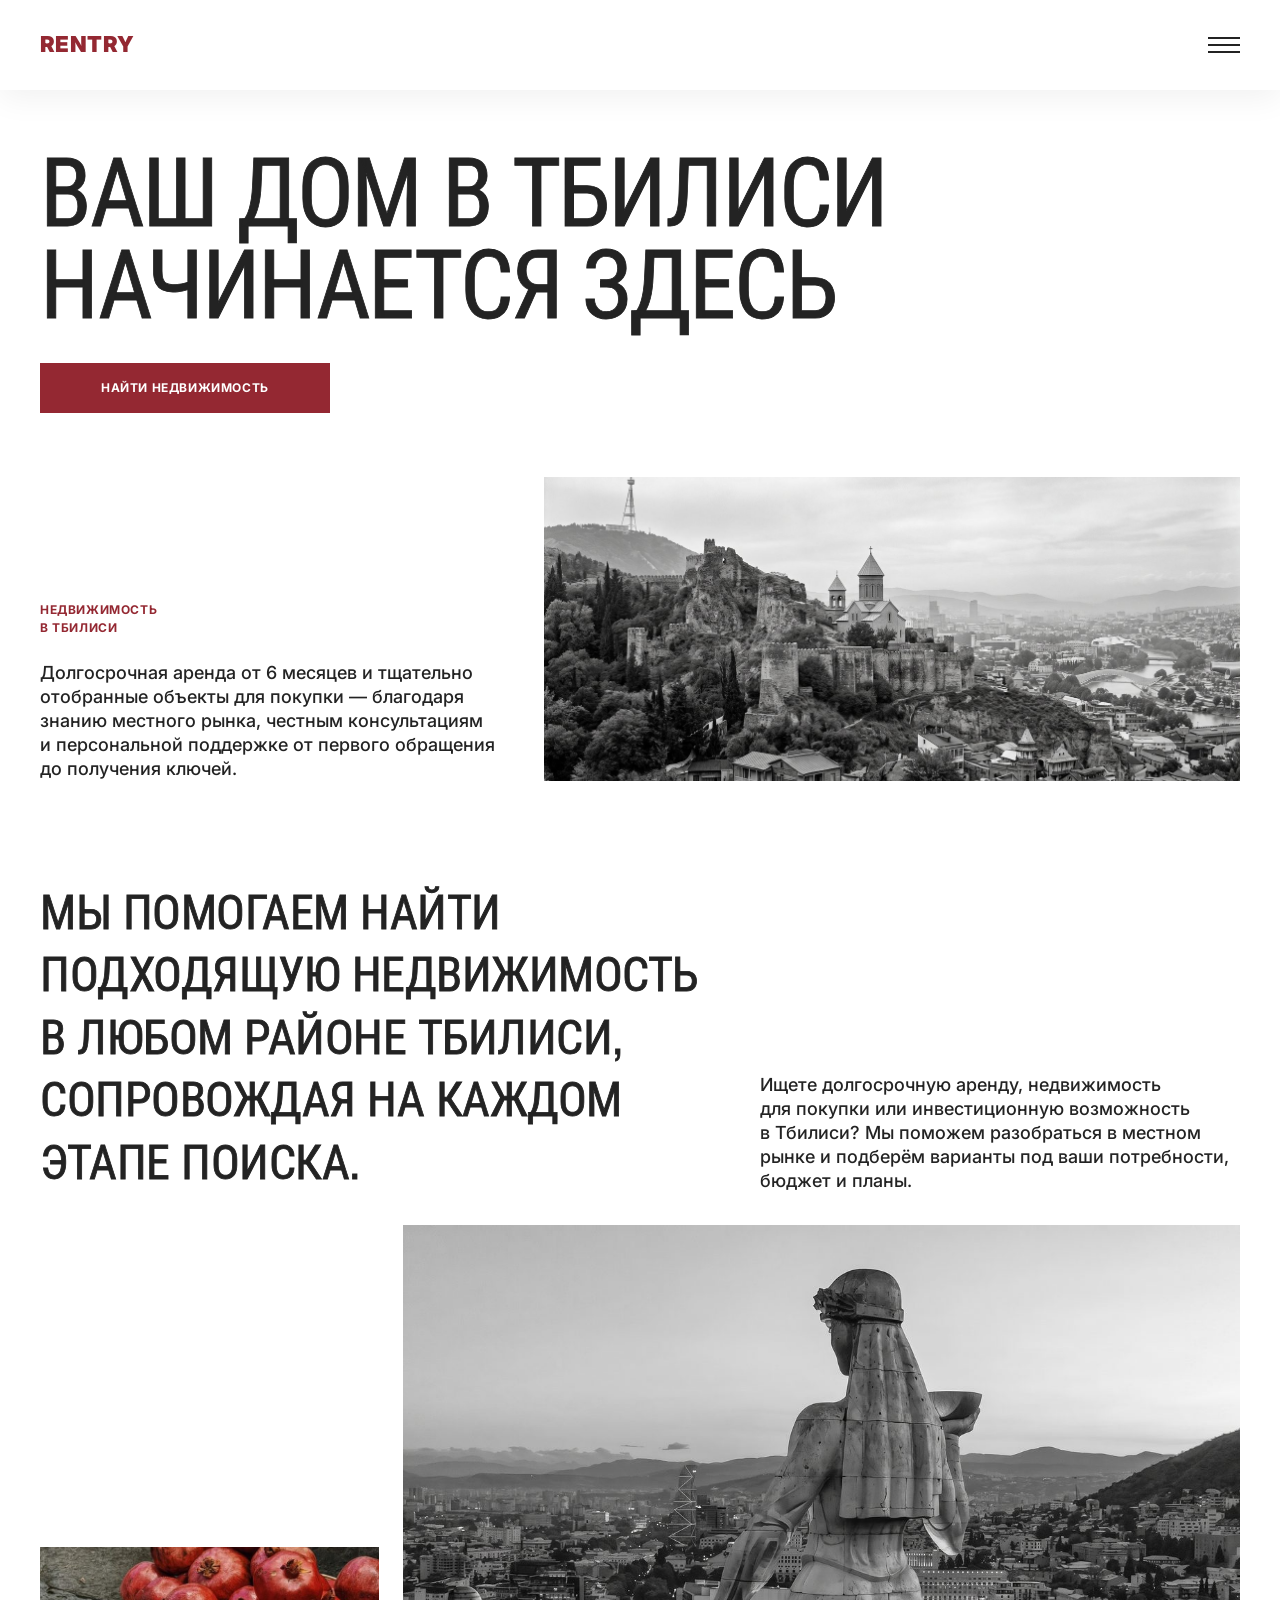
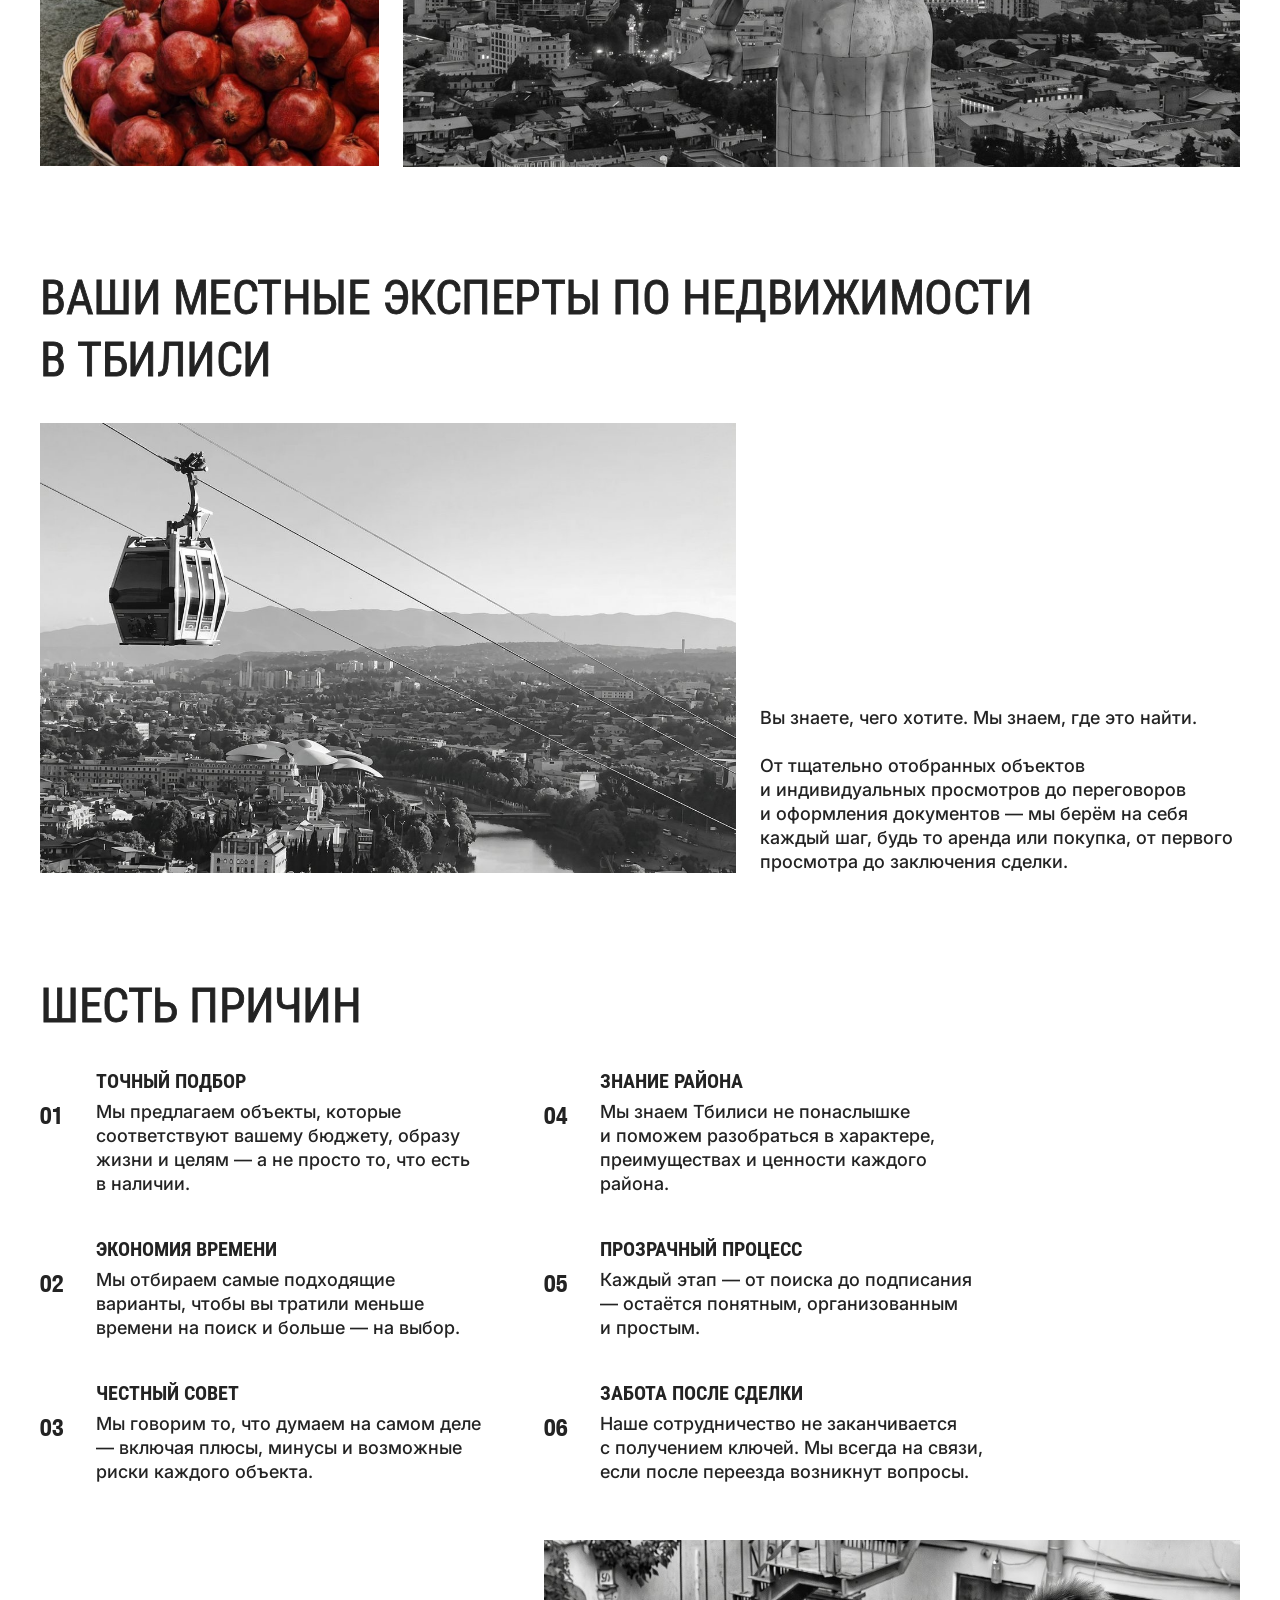
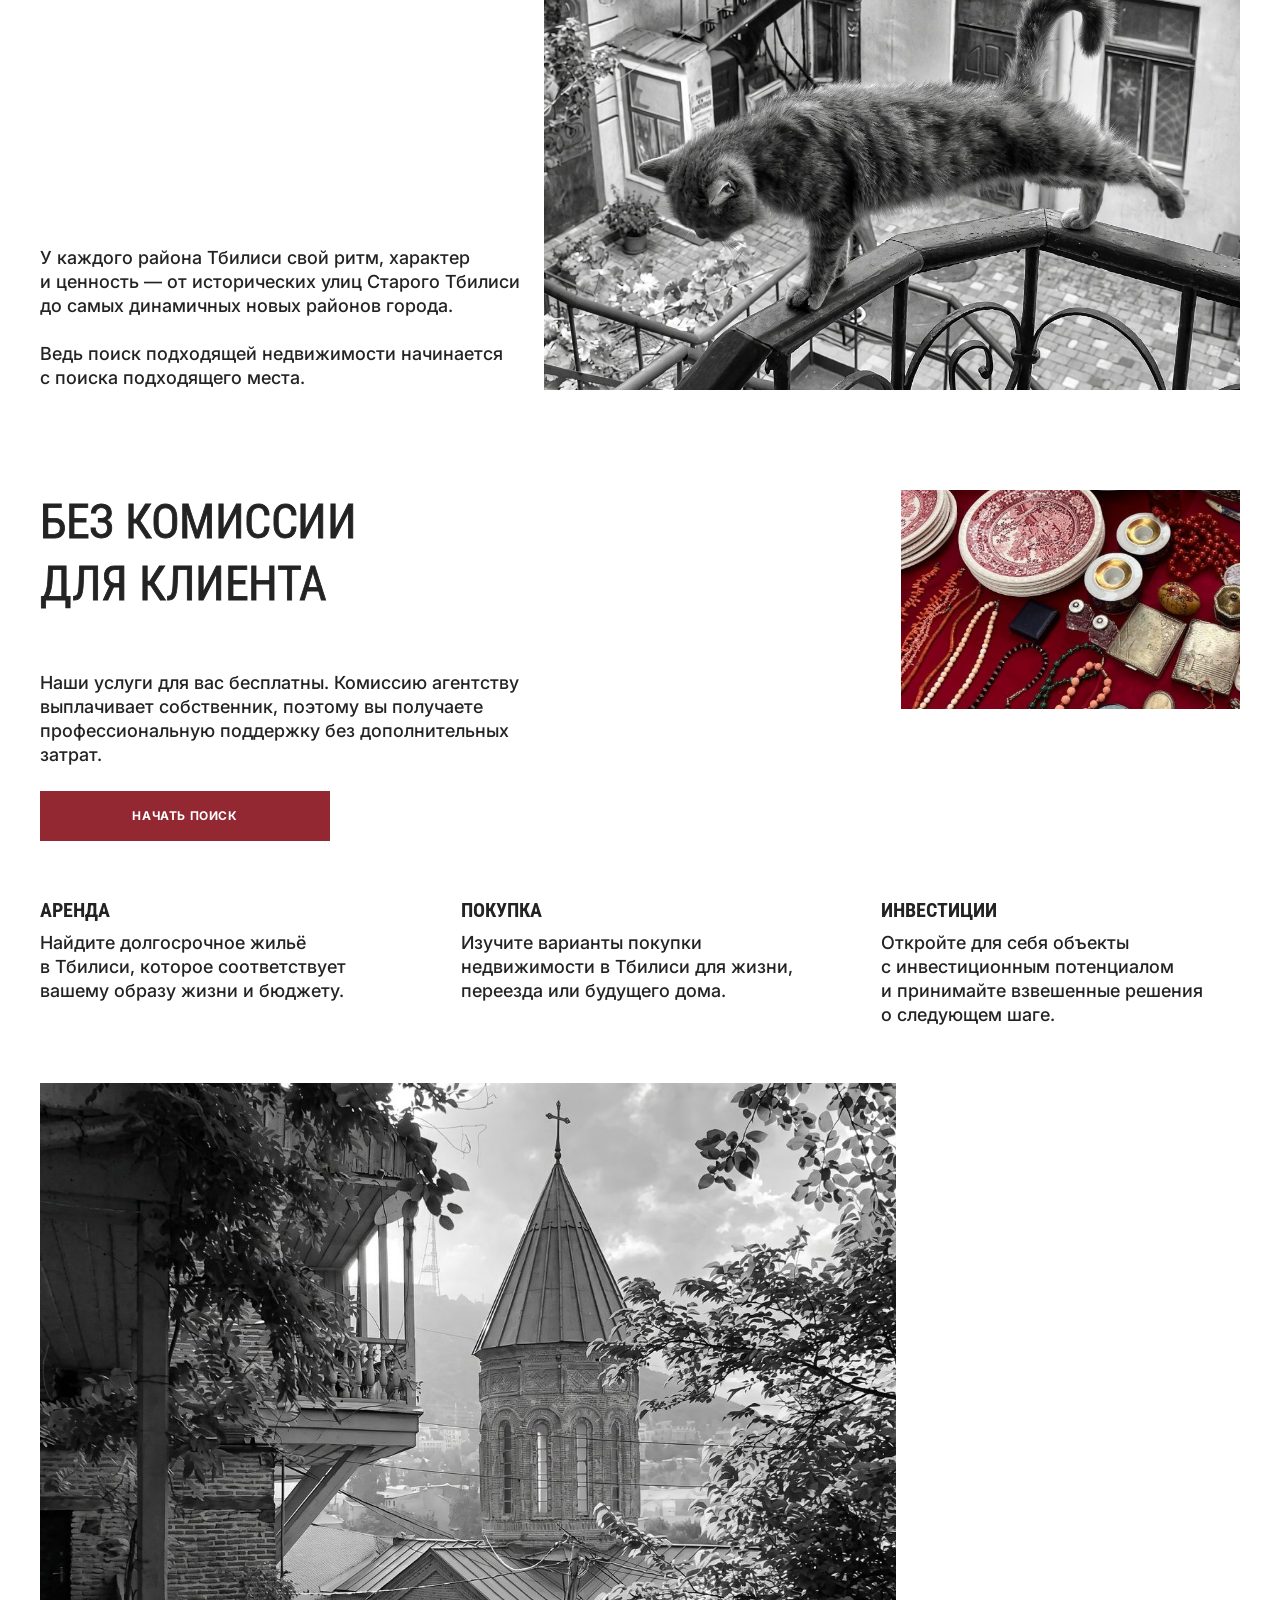
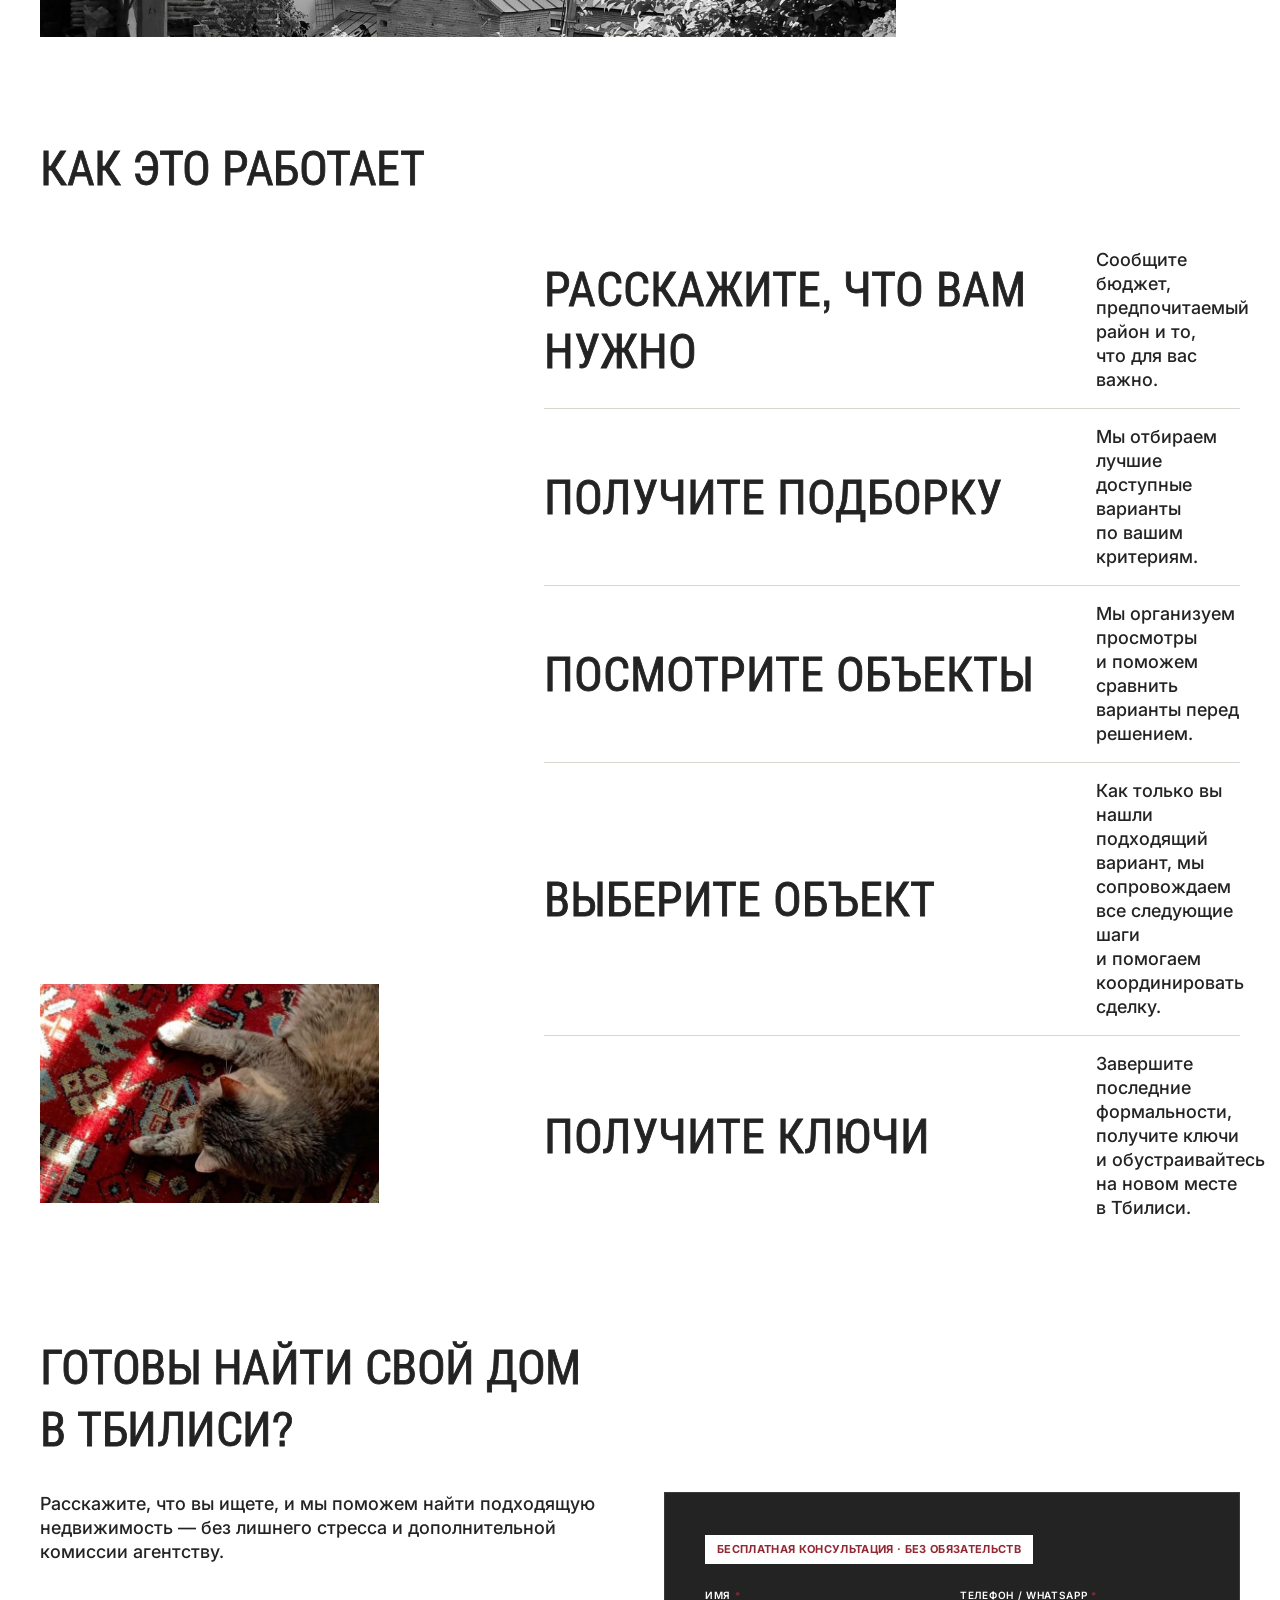
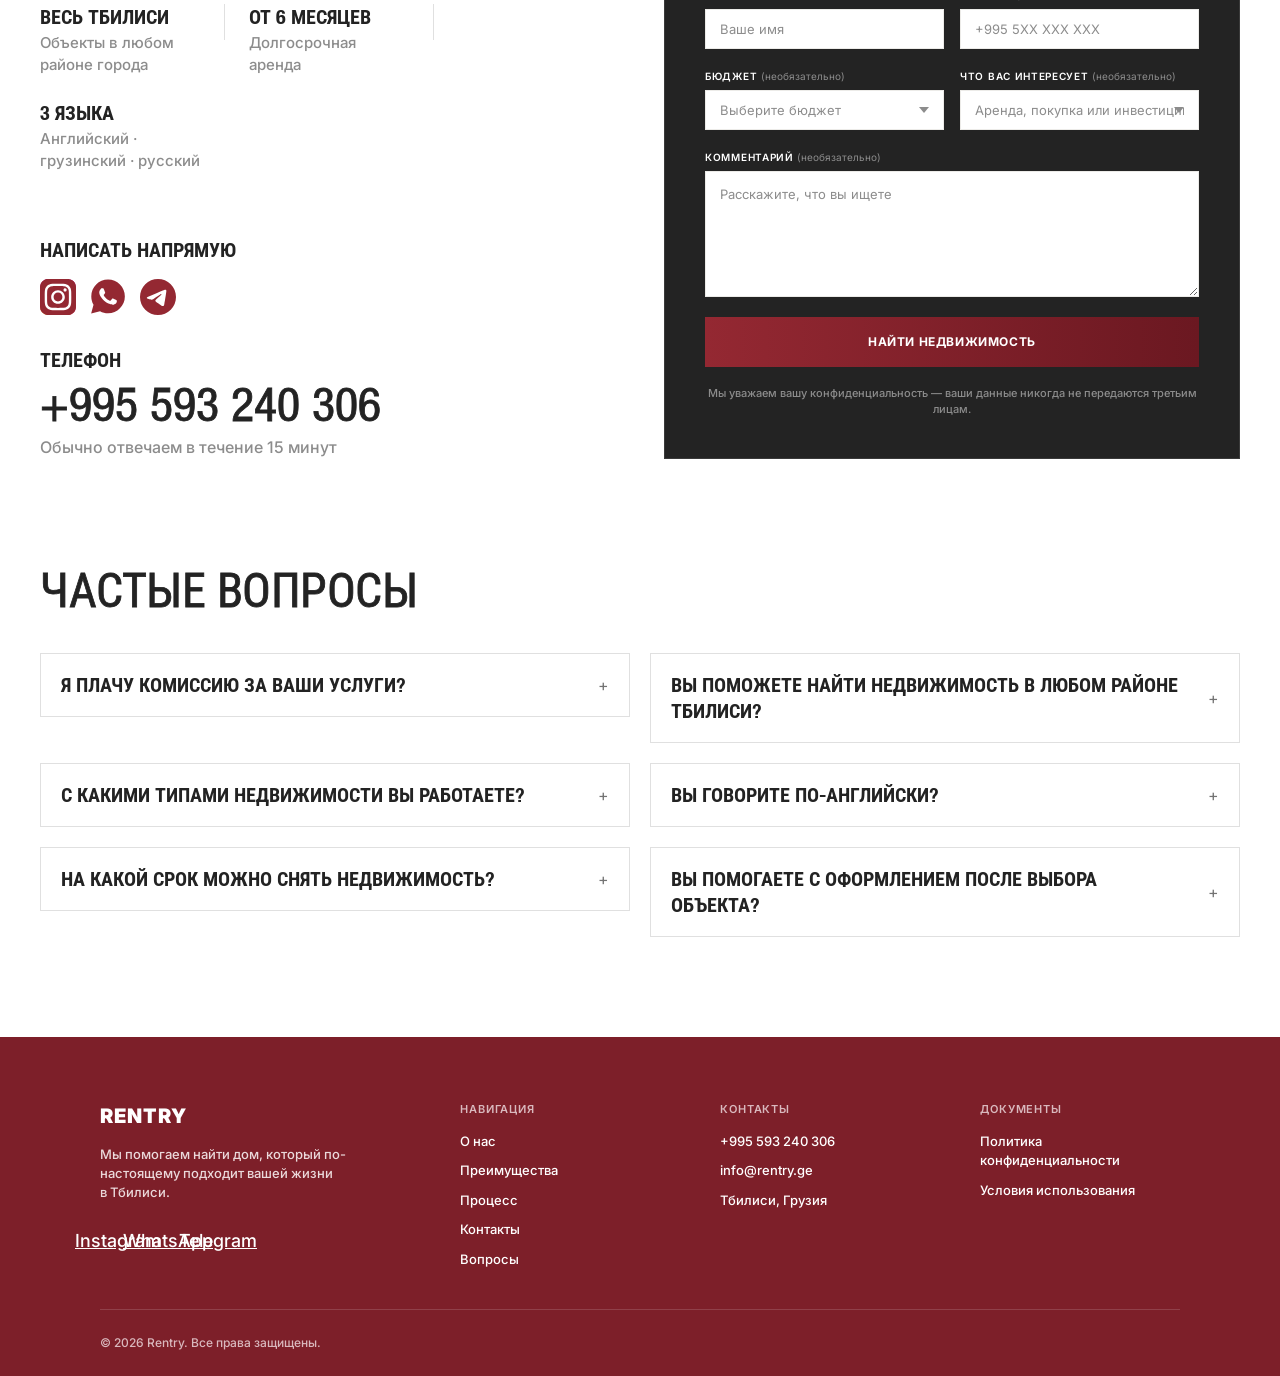
<file: _debug_ru.html>
<!doctype html>
<html lang="en">
<head>
<meta charset="UTF-8">
<meta name="viewport" content="width=device-width, initial-scale=1.0">
<title>Rentry — Real Estate in Tbilisi</title>
<meta name="description" content="Long-term rentals and properties for sale in Tbilisi. Local expertise, no client fees.">
<link rel="preconnect" href="https://fonts.googleapis.com">
<link rel="preconnect" href="https://fonts.gstatic.com" crossorigin>
<link href="https://fonts.googleapis.com/css2?family=Inter:wght@400;500;600;700;900&family=Roboto+Condensed:wght@400;700&family=Noto+Sans+Georgian:wght@400;500;600;700;900&display=swap" rel="stylesheet">
<link rel="stylesheet" href="styles.css">
</head>
<body>

<header class="site-header" id="top">
  <div class="container header-inner">
    <a href="#top" class="logo">RENTRY</a>

    <nav class="main-nav" id="main-nav" aria-label="Primary">
      <ul>
        <li><a href="#about" data-i18n="nav.about">About</a></li>
        <li><a href="#advantages" data-i18n="nav.advantages">Advantages</a></li>
        <li><a href="#process" data-i18n="nav.process">Process</a></li>
        <li><a href="#contacts" data-i18n="nav.contacts">Contacts</a></li>
        <li><a href="#faq" data-i18n="nav.faq">FAQ</a></li>
      </ul>
    </nav>

    <a href="#contacts" class="btn btn-primary btn-sm header-cta" data-i18n="cta.findProperty">Find My Property</a>

    <div class="lang-switch" aria-label="Language">
      <button type="button" class="lang-btn" data-lang="en">EN</button>
      <button type="button" class="lang-btn" data-lang="ru">RU</button>
      <button type="button" class="lang-btn" data-lang="ka">KA</button>
    </div>

    <button class="burger" id="burger" aria-label="Open menu" aria-expanded="false" aria-controls="mobile-nav">
      <span></span><span></span><span></span>
    </button>
  </div>

  <nav class="mobile-nav" id="mobile-nav" aria-label="Mobile">
    <ul>
      <li><a href="#about" data-i18n="nav.about">About</a></li>
      <li><a href="#advantages" data-i18n="nav.advantages">Advantages</a></li>
      <li><a href="#process" data-i18n="nav.process">Process</a></li>
      <li><a href="#contacts" data-i18n="nav.contacts">Contacts</a></li>
      <li><a href="#faq" data-i18n="nav.faq">FAQ</a></li>
    </ul>
    <div class="lang-switch lang-switch--mobile" aria-label="Language">
      <button type="button" class="lang-btn" data-lang="en">EN</button>
      <button type="button" class="lang-btn" data-lang="ru">RU</button>
      <button type="button" class="lang-btn" data-lang="ka">KA</button>
    </div>
    <a href="#contacts" class="btn btn-primary" data-i18n="cta.findProperty">Find My Property</a>
  </nav>
</header>

<main>

  <!-- HERO -->
  <section class="hero">
    <div class="container">
      <div class="hero-top">
        <h1 class="hero-title" data-i18n="hero.title">Your Home in Tbilisi Starts Here</h1>
        <a href="#contacts" class="btn btn-primary btn-lg" data-i18n="cta.findProperty">Find My Property</a>
      </div>

      <div class="hero-bottom">
        <div class="hero-copy">
          <span class="eyebrow eyebrow-accent" data-i18n-html="hero.eyebrow">REAL ESTATE<br>IN TBILISI</span>
          <p class="lead" data-i18n="hero.lead">Long-term rentals from 6 months and carefully selected properties for sale — backed by local market expertise, transparent guidance, and personalized support from your first inquiry to the moment you receive your keys.</p>
        </div>
        <img class="photo photo-hero" src="images/hero-panorama.jpg" alt="Tbilisi panorama with Narikala fortress" width="856" height="374" loading="lazy">

      </div>
    </div>
  </section>

  <!-- WE HELP PEOPLE -->
  <section class="section" id="about">
    <div class="container">
      <div class="split-row split-row--top">
        <h2 class="section-title section-title--wrap" data-i18n="about.title">We help people find the right property across every district of Tbilisi, with support at every stage of the search.</h2>
        <p class="lead lead-side lead-side--about" data-i18n="about.lead">Looking for a long-term rental, a property to buy, or an investment opportunity in Tbilisi? We help you navigate the local market and find options that fit your needs, budget, and plans.</p>
      </div>

      <div class="photo-duo">
        <img class="photo photo-sm" src="images/we-help-small.jpg" alt="Pomegranates in a basket, Tbilisi market" width="339" height="219" loading="lazy">
        <img class="photo photo-lg" src="images/we-help-large.jpg" alt="Mother Georgia statue overlooking Tbilisi" width="856" height="554" loading="lazy">
      </div>
    </div>
  </section>

  <!-- YOUR LOCAL REAL ESTATE EXPERTS -->
  <section class="section" id="advantages">
    <div class="container">
      <h2 class="section-title" data-i18n="advantages.title">Your Local Real Estate Experts in Tbilisi</h2>

      <div class="experts-row">
        <img class="photo photo-lg" src="images/experts-cablecar.jpg" alt="Cable car over Tbilisi" width="856" height="554" loading="lazy">
        <div class="experts-text">
          <p class="lead" data-i18n="advantages.lead1">Whether you're looking for a long-term rental, a modern apartment in a new development, or a home in the historic heart of Tbilisi, we help you find a property that fits your lifestyle, budget, and plans.</p>
          <p class="lead" data-i18n="advantages.lead2">With deep local knowledge and a multilingual team speaking English, Georgian, and Russian, we make the process clear, personal, and stress-free from start to finish.</p>
        </div>
      </div>
    </div>
  </section>

  <!-- SIX REASONS -->
  <section class="section">
    <div class="container">
      <h2 class="section-title" data-i18n="reasons.title">Six Reasons</h2>

      <div class="reasons-grid">
        <ol class="reasons-col">
          <li class="reason">
            <span class="reason-num">01</span>
            <div class="reason-body">
              <h3 class="reason-title" data-i18n="reasons.r1.title">Curated Selection</h3>
              <p class="reason-text" data-i18n="reasons.r1.text">We focus on properties that match your budget, lifestyle, and goals — not just what's currently available.</p>
            </div>
          </li>
          <li class="reason">
            <span class="reason-num">02</span>
            <div class="reason-body">
              <h3 class="reason-title" data-i18n="reasons.r2.title">Save Your Time</h3>
              <p class="reason-text" data-i18n="reasons.r2.text">We shortlist the most relevant options so you can spend less time searching and more time choosing.</p>
            </div>
          </li>
          <li class="reason">
            <span class="reason-num">03</span>
            <div class="reason-body">
              <h3 class="reason-title" data-i18n="reasons.r3.title">Honest Advice</h3>
              <p class="reason-text" data-i18n="reasons.r3.text">We tell you what we really think — including the pros, cons, and potential concerns of every property.</p>
            </div>
          </li>
        </ol>

        <ol class="reasons-col" start="4">
          <li class="reason">
            <span class="reason-num">04</span>
            <div class="reason-body">
              <h3 class="reason-title" data-i18n="reasons.r4.title">Local Knowledge</h3>
              <p class="reason-text" data-i18n="reasons.r4.text">We know Tbilisi beyond the listings and help you understand the character, advantages, and value of each neighborhood.</p>
            </div>
          </li>
          <li class="reason">
            <span class="reason-num">05</span>
            <div class="reason-body">
              <h3 class="reason-title" data-i18n="reasons.r5.title">Clear Process</h3>
              <p class="reason-text" data-i18n="reasons.r5.text">Every step of the process — from search to signing — stays clear, organized, and easy to understand.</p>
            </div>
          </li>
          <li class="reason">
            <span class="reason-num">06</span>
            <div class="reason-body">
              <h3 class="reason-title" data-i18n="reasons.r6.title">Long-Term Care</h3>
              <p class="reason-text" data-i18n="reasons.r6.text">Our relationship doesn't end when you get the keys. We're here to help with questions that come up after the move.</p>
            </div>
          </li>
        </ol>
      </div>

      <div class="split-row split-row--end reasons-footer">
        <p class="lead lead-side" data-i18n-html="reasons.footer">Every neighborhood in Tbilisi has its own rhythm, character, and value — from the historic streets of Old Tbilisi to the city's most dynamic new districts.<br><br>Because finding the right property starts with finding the right place.</p>
        <img class="photo photo-lg" src="images/reasons-cat.jpg" alt="Cat on a balcony railing in Tbilisi" width="856" height="554" loading="lazy">
      </div>
    </div>
  </section>

  <!-- NO CLIENT FEES -->
  <section class="section" id="process">
    <div class="container">
      <div class="fees-top">
        <div class="fees-copy">
          <h2 class="section-title" data-i18n="fees.title">No Client Fees</h2>
          <p class="lead" data-i18n="fees.lead">Looking for a property in Tbilisi? Our service is free for you. The property owner pays our agency commission, so you can get professional support without an extra fee.</p>
          <a href="#contacts" class="btn btn-primary btn-lg" data-i18n="fees.cta">Start Your Search</a>
        </div>
        <img class="photo photo-sm fees-photo" src="images/fees-jewelry.jpg" alt="Antique jewelry and china at a Tbilisi flea market" width="339" height="219" loading="lazy">
      </div>

      <div class="cards-row">
        <div class="card">
          <h3 class="card-title" data-i18n="card.rent.title">Rent</h3>
          <p class="card-text" data-i18n="card.rent.text">Find a long-term home in Tbilisi that fits
your lifestyle, budget, and everyday
needs.</p>
        </div>
        <div class="card">
          <h3 class="card-title" data-i18n="card.buy.title">Buy</h3>
          <p class="card-text" data-i18n="card.buy.text">Explore properties to buy in Tbilisi for
living, relocation, or building your
future home.</p>
        </div>
        <div class="card">
          <h3 class="card-title" data-i18n="card.invest.title">Invest</h3>
          <p class="card-text" data-i18n="card.invest.text">Discover properties with investment
potential and make informed decisions
about your next move.</p>
        </div>
      </div>

      <img class="photo photo-lg" src="images/fees-church.jpg" alt="Historic church in Tbilisi" width="856" height="554" loading="lazy">
    </div>
  </section>

  <!-- HOW IT WORKS -->
  <section class="section">
    <div class="container">
      <h2 class="section-title section-title--center" data-i18n="howitworks.title">How It Works</h2>

      <div class="steps-row">
        <img class="photo photo-sm photo-sm--steps" src="images/howitworks-cat.jpg" alt="Cat resting on a traditional carpet" width="339" height="219" loading="lazy">

        <div class="steps">
          <div class="step">
            <h3 class="step-title" data-i18n="step.s1.title">Tell Us What You Need</h3>
            <p class="step-text" data-i18n="step.s1.text">Tell us your budget, preferred location and what matters to you.</p>
          </div>
          <div class="step">
            <h3 class="step-title" data-i18n="step.s2.title">Get Your Shortlist</h3>
            <p class="step-text" data-i18n="step.s2.text">We select the best available options that match your criteria.</p>
          </div>
          <div class="step">
            <h3 class="step-title" data-i18n="step.s3.title">View The Properties</h3>
            <p class="step-text" data-i18n="step.s3.text">We arrange viewings and help you compare the options before making your decision.</p>
          </div>
          <div class="step">
            <h3 class="step-title" data-i18n="step.s4.title">Choose Your Property</h3>
            <p class="step-text" data-i18n="step.s4.text">Once you've found the right place, we guide you through the next steps and help coordinate the deal.</p>
          </div>
          <div class="step step--last">
            <h3 class="step-title" data-i18n="step.s5.title">Get The Keys</h3>
            <p class="step-text" data-i18n="step.s5.text">Complete the final steps, receive your keys, and settle into your new place in Tbilisi.</p>
          </div>
        </div>
      </div>
    </div>
  </section>

  <!-- READY TO FIND YOUR PLACE / CONTACT -->
  <section class="section" id="contacts">
    <div class="container">
      <h2 class="section-title" data-i18n-html="contacts.title">Ready to Find Your<br>Place in Tbilisi?</h2>

      <div class="contact-row">
        <div class="contact-left">
          <p class="lead" data-i18n="contacts.lead">Tell us what you're looking for, and we'll help you find the right property — without the stress or the extra agency fee.</p>

          <div class="trust-stats">
            <div class="stat">
              <span class="stat-title" data-i18n="stat.tbilisi.title">All Tbilisi</span>
              <span class="stat-text" data-i18n="stat.tbilisi.text">Properties across every district</span>
            </div>
            <span class="stat-divider" aria-hidden="true"></span>
            <div class="stat">
              <span class="stat-title" data-i18n="stat.months.title">6+ Months</span>
              <span class="stat-text" data-i18n="stat.months.text">Long-term rentals</span>
            </div>
            <span class="stat-divider" aria-hidden="true"></span>
            <div class="stat">
              <span class="stat-title" data-i18n="stat.languages.title">3 Languages</span>
              <span class="stat-text" data-i18n-html="stat.languages.text">English &middot; Georgian &middot; Russian</span>
            </div>
          </div>

          <div class="direct-block">
            <div class="direct-social">
              <span class="direct-heading" data-i18n="direct.heading">Or Message Us Directly</span>
              <ul class="social-icons">
                <li>
                  <a href="https://www.instagram.com/tbilisi.property/" target="_blank" rel="noopener" aria-label="Instagram">
                    <img src="icons/instagram.svg" alt="" width="36" height="36">
                  </a>
                </li>
                <li>
                  <a href="https://wa.me/995593240306" target="_blank" rel="noopener" aria-label="WhatsApp">
                    <img src="icons/whatsapp.svg" alt="" width="36" height="36">
                  </a>
                </li>
                <li>
                  <a href="#" aria-label="Telegram">
                    <img src="icons/telegram.svg" alt="" width="36" height="36">
                  </a>
                </li>
              </ul>
            </div>

            <div class="direct-phone-block">
              <span class="direct-heading" data-i18n="direct.phoneLabel">Phone</span>
              <a href="tel:+995593240306" class="direct-phone">+995 593 240 306</a>
              <span class="direct-note" data-i18n="direct.note">Usually replies within 15 minutes</span>
            </div>
          </div>
        </div>

        <div class="form-panel">
          <span class="form-tag" data-i18n="form.tag">Free Consultation &middot; No Obligation</span>

          <form class="lead-form" id="lead-form" novalidate>
            <div class="field-row">
              <div class="field">
                <label for="name"><span data-i18n="form.name.label">Name</span> <span class="req">*</span></label>
                <input type="text" id="name" name="name" placeholder="Your name" data-i18n-placeholder="form.name.placeholder" required>
              </div>
              <div class="field">
                <label for="phone"><span data-i18n="form.phone.label">Phone / WhatsApp</span> <span class="req">*</span></label>
                <input type="tel" id="phone" name="phone" placeholder="+995 5XX XXX XXX" inputmode="numeric" required>
              </div>
            </div>

            <div class="field-row">
              <div class="field">
                <label for="budget"><span data-i18n="form.budget.label">Budget</span> <span class="opt" data-i18n="form.optional">(optional)</span></label>
                <select id="budget" name="budget">
                  <option value="" selected data-i18n="form.budget.placeholder">Select your budget</option>
                  <option value="under-500" data-i18n="form.budget.opt1">Under $500 / month</option>
                  <option value="500-1000" data-i18n="form.budget.opt2">$500 – $1,000 / month</option>
                  <option value="1000-2000" data-i18n="form.budget.opt3">$1,000 – $2,000 / month</option>
                  <option value="2000-plus" data-i18n="form.budget.opt4">$2,000+ / month</option>
                  <option value="buy-under-100k" data-i18n="form.budget.opt5">Buy: under $100,000</option>
                  <option value="buy-100k-300k" data-i18n="form.budget.opt6">Buy: $100,000 – $300,000</option>
                  <option value="buy-300k-plus" data-i18n="form.budget.opt7">Buy: $300,000+</option>
                </select>
              </div>
              <div class="field">
                <label for="looking-to"><span data-i18n="form.lookingTo.label">Looking To</span> <span class="opt" data-i18n="form.optional">(optional)</span></label>
                <select id="looking-to" name="looking-to">
                  <option value="" selected data-i18n="form.lookingTo.placeholder">Rent, buy or invest?</option>
                  <option value="rent" data-i18n="form.lookingTo.rent">Rent</option>
                  <option value="buy" data-i18n="form.lookingTo.buy">Buy</option>
                  <option value="invest" data-i18n="form.lookingTo.invest">Invest</option>
                </select>
              </div>
            </div>

            <div class="field">
              <label for="comment"><span data-i18n="form.comment.label">Comment</span> <span class="opt" data-i18n="form.optional">(optional)</span></label>
              <textarea id="comment" name="comment" rows="4" placeholder="Tell us what you are looking for" data-i18n-placeholder="form.comment.placeholder"></textarea>
            </div>

            <button type="submit" class="btn btn-submit" data-i18n="cta.findProperty">Find My Property</button>

            <p class="privacy-note" data-i18n="form.privacy">We respect your privacy — your details are never shared with third parties.</p>
          </form>
        </div>
      </div>
    </div>
  </section>

  <!-- FAQ -->
  <section class="faq-section" id="faq">
    <div class="container">
      <h2 class="section-title" data-i18n="faq.title">Common Questions</h2>

      <div class="accordion">
        <div class="accordion-item">
          <button class="accordion-trigger" aria-expanded="false">
            <span data-i18n="faq.q1">Do I pay a commission for your service?</span>
            <span class="accordion-icon" aria-hidden="true">+</span>
          </button>
          <div class="accordion-panel">
            <p data-i18n="faq.a1">No. Our service is free for tenants and buyers — the property owner pays our agency commission.</p>
          </div>
        </div>

        <div class="accordion-item">
          <button class="accordion-trigger" aria-expanded="false">
            <span data-i18n="faq.q2">Can you help me find a property in any district of Tbilisi?</span>
            <span class="accordion-icon" aria-hidden="true">+</span>
          </button>
          <div class="accordion-panel">
            <p data-i18n="faq.a2">Yes, we work across every district of Tbilisi, from the historic center to the newest developments.</p>
          </div>
        </div>

        <div class="accordion-item">
          <button class="accordion-trigger" aria-expanded="false">
            <span data-i18n="faq.q3">What types of properties do you work with?</span>
            <span class="accordion-icon" aria-hidden="true">+</span>
          </button>
          <div class="accordion-panel">
            <p data-i18n="faq.a3">We work with long-term rentals, apartments in new developments, and homes for sale, including investment properties.</p>
          </div>
        </div>

        <div class="accordion-item">
          <button class="accordion-trigger" aria-expanded="false">
            <span data-i18n="faq.q4">Do you speak English?</span>
            <span class="accordion-icon" aria-hidden="true">+</span>
          </button>
          <div class="accordion-panel">
            <p data-i18n="faq.a4">Yes, our team is multilingual and speaks English, Georgian, and Russian.</p>
          </div>
        </div>

        <div class="accordion-item">
          <button class="accordion-trigger" aria-expanded="false">
            <span data-i18n="faq.q5">How long can I rent a property for?</span>
            <span class="accordion-icon" aria-hidden="true">+</span>
          </button>
          <div class="accordion-panel">
            <p data-i18n="faq.a5">We specialize in long-term rentals starting from 6 months.</p>
          </div>
        </div>

        <div class="accordion-item">
          <button class="accordion-trigger" aria-expanded="false">
            <span data-i18n="faq.q6">Can you help with the process after I choose a property?</span>
            <span class="accordion-icon" aria-hidden="true">+</span>
          </button>
          <div class="accordion-panel">
            <p data-i18n="faq.a6">Yes, we support you through signing, key handover, and any questions that come up after you move in.</p>
          </div>
        </div>
      </div>
    </div>
  </section>

</main>

<footer class="site-footer">
  <div class="footer-container">
    <div class="footer-top">
      <div class="footer-brand">
        <span class="footer-logo">RENTRY</span>
        <p data-i18n="footer.tagline">We help you find a home that truly fits your life in Tbilisi.</p>
        <ul class="footer-socials">
          <li><a href="https://www.instagram.com/tbilisi.property/" target="_blank" rel="noopener">Instagram</a></li>
          <li><a href="https://wa.me/995593240306" target="_blank" rel="noopener">WhatsApp</a></li>
          <li><a href="#">Telegram</a></li>
        </ul>
      </div>

      <div class="footer-col">
        <h3 data-i18n="footer.nav.heading">Navigation</h3>
        <ul>
          <li><a href="#about" data-i18n="nav.about">About</a></li>
          <li><a href="#advantages" data-i18n="nav.advantages">Advantages</a></li>
          <li><a href="#process" data-i18n="nav.process">Process</a></li>
          <li><a href="#contacts" data-i18n="nav.contacts">Contacts</a></li>
          <li><a href="#faq" data-i18n="nav.faq">FAQ</a></li>
        </ul>
      </div>

      <div class="footer-col">
        <h3 data-i18n="footer.contact.heading">Contact</h3>
        <ul>
          <li><a href="tel:+995593240306">+995 593 240 306</a></li>
          <li><a href="mailto:info@rentry.ge">info@rentry.ge</a></li>
          <li data-i18n="footer.address">Tbilisi, Georgia</li>
        </ul>
      </div>

      <div class="footer-col">
        <h3 data-i18n="footer.legal.heading">Legal</h3>
        <ul>
          <li><a href="#" data-i18n="footer.legal.privacy">Privacy Policy</a></li>
          <li><a href="#" data-i18n="footer.legal.terms">Terms of Service</a></li>
        </ul>
      </div>
    </div>

    <div class="footer-divider"></div>

    <div class="footer-bottom">
      <p data-i18n="footer.copyright">© 2026 Rentry. All rights reserved.</p>
    </div>
  </div>
</footer>

<script src="translations.js"></script>
<script src="script.js"></script>
<script>
setTimeout(function(){
  document.querySelector('.lang-btn[data-lang="ru"]').click();
}, 100);
</script>
</body>
</html>
</file>
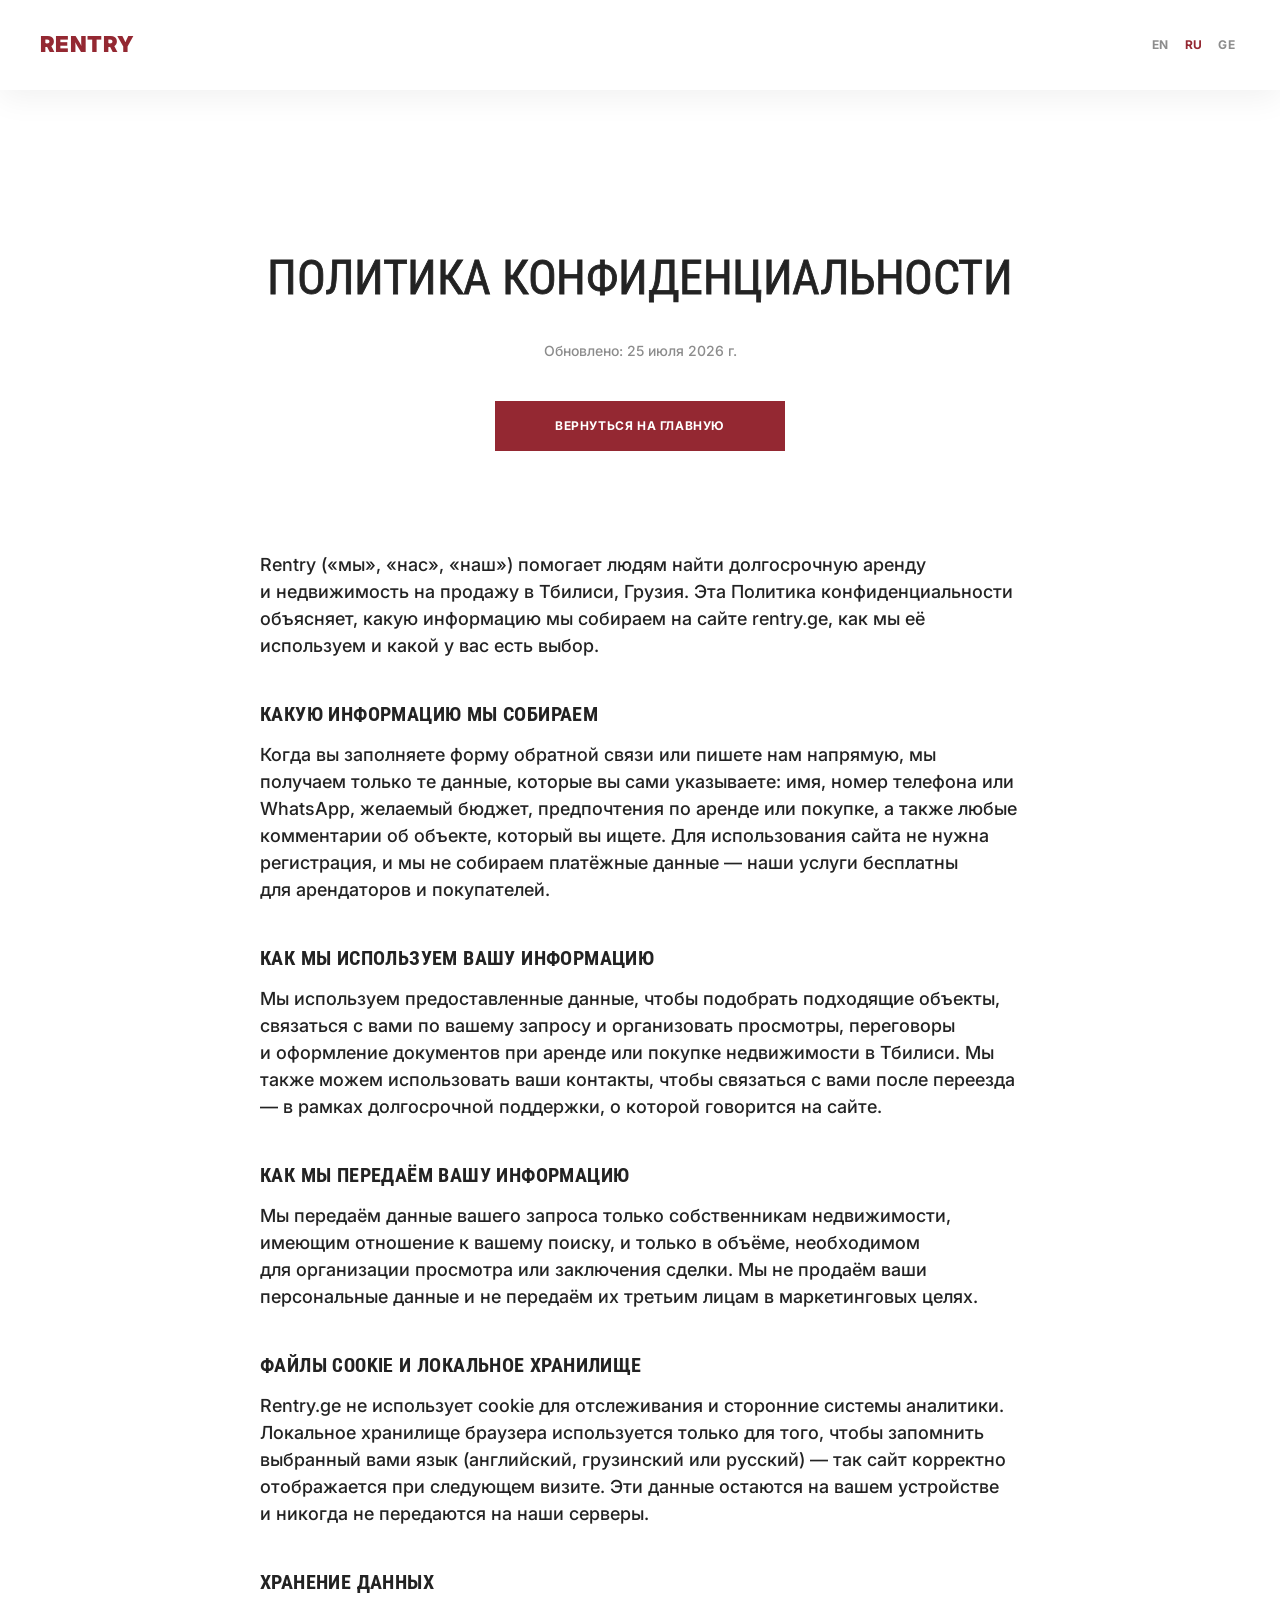
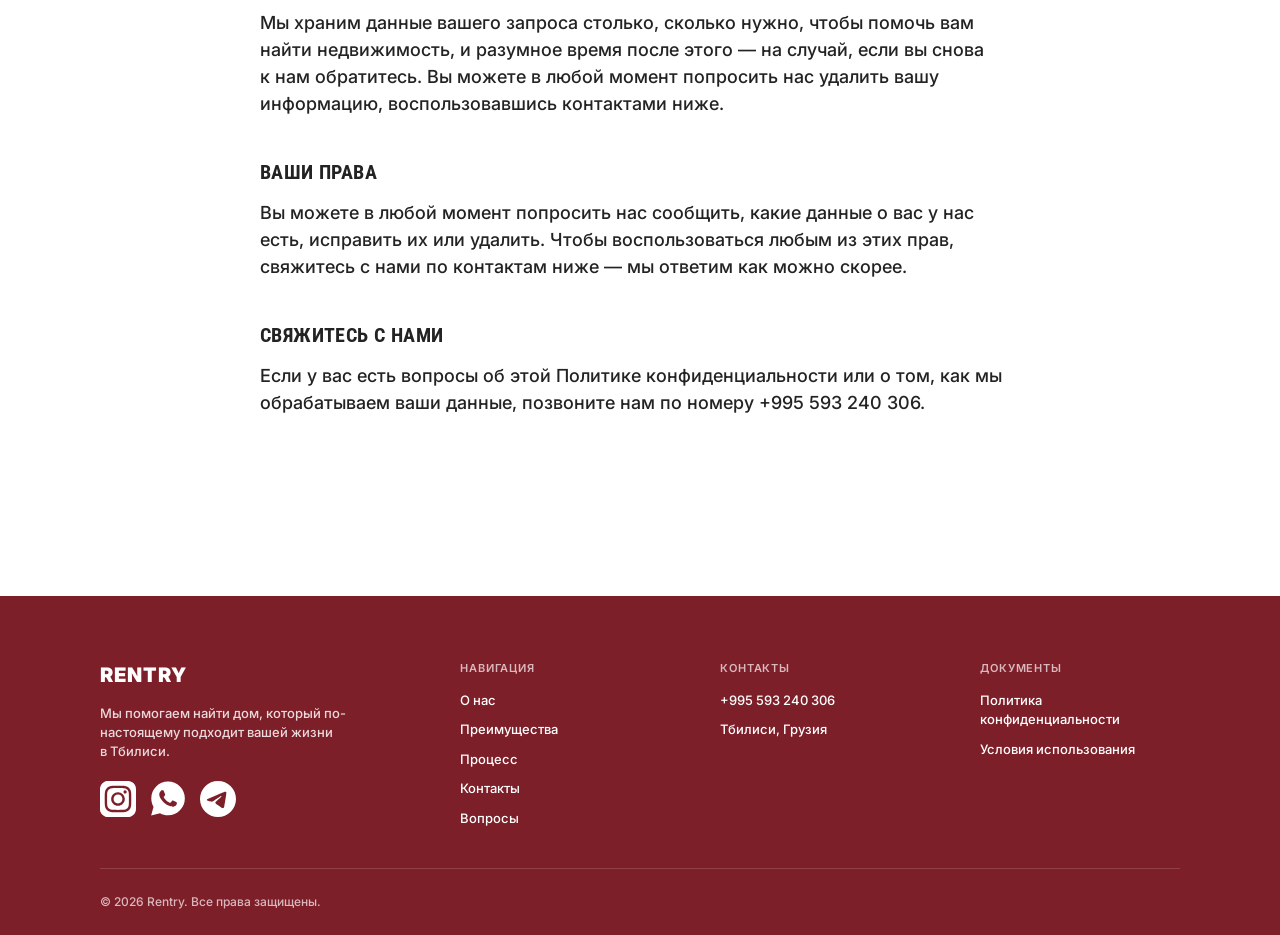
<file: privacy-policy.html>
<!doctype html>
<html lang="en">
<head>
<meta charset="UTF-8">
<meta name="viewport" content="width=device-width, initial-scale=1.0">
<title data-i18n="privacy.metaTitle">Privacy Policy — Rentry | Real Estate Agency in Tbilisi</title>
<meta name="description" data-i18n-content="privacy.metaDescription" content="How Rentry, a real estate agency in Tbilisi, Georgia, collects, uses, and protects the information you share with us.">
<meta name="robots" content="index, follow">
<link rel="canonical" href="https://rentry-tbilisi.netlify.app/privacy-policy.html">
<meta name="theme-color" content="#942832">
<link rel="icon" type="image/svg+xml" href="icons/favicon.svg">
<meta property="og:type" content="website">
<meta property="og:site_name" content="Rentry">
<meta property="og:title" content="Privacy Policy — Rentry">
<meta property="og:description" content="How Rentry, a real estate agency in Tbilisi, Georgia, collects, uses, and protects the information you share with us.">
<meta property="og:url" content="https://rentry-tbilisi.netlify.app/privacy-policy.html">
<link rel="preconnect" href="https://fonts.googleapis.com">
<link rel="preconnect" href="https://fonts.gstatic.com" crossorigin>
<link href="https://fonts.googleapis.com/css2?family=Inter:wght@400;500;600;700;900&family=Roboto+Condensed:wght@400;700&family=Noto+Sans+Georgian:wght@400;500;600;700;900&display=swap" rel="stylesheet">
<link rel="stylesheet" href="styles.css">
</head>
<body>

<header class="site-header" id="top">
  <div class="container legal-header-inner">
    <a href="index.html" class="logo">RENTRY</a>

    <div class="lang-switch" aria-label="Language">
      <button type="button" class="lang-btn" data-lang="en">EN</button>
      <button type="button" class="lang-btn" data-lang="ru">RU</button>
      <button type="button" class="lang-btn" data-lang="ka">GE</button>
    </div>
  </div>
</header>

<main>
  <section class="section legal-hero">
    <div class="container">
      <h1 class="section-title section-title--center" data-i18n="privacy.title">Privacy Policy</h1>
      <p class="legal-updated" data-i18n="privacy.updated">Last updated: July 25, 2026</p>

      <div class="legal-back-wrap">
        <a href="index.html" class="btn btn-primary btn-lg" data-i18n="legal.backHome">Back to Homepage</a>
      </div>
    </div>
  </section>

  <section class="section" style="padding-top: 0;">
    <div class="container">
      <div class="legal-content">
        <p data-i18n="privacy.intro">Rentry ("we", "us", or "our") helps people find long-term rental and for-sale properties in Tbilisi, Georgia. This Privacy Policy explains what information we collect through rentry.ge, how we use it, and the choices you have.</p>

        <h2 data-i18n="privacy.s1.title">Information We Collect</h2>
        <p data-i18n="privacy.s1.text">When you submit our contact form or message us directly, we collect the information you choose to share: your name, phone number or WhatsApp contact, budget range, rental or purchase preferences, and any comments about the property you're looking for. We do not require an account or collect payment information — our service is free for tenants and buyers.</p>

        <h2 data-i18n="privacy.s2.title">How We Use Your Information</h2>
        <p data-i18n="privacy.s2.text">We use the details you provide to match you with suitable properties, contact you about your inquiry, and coordinate viewings, negotiations, and the paperwork involved in renting or buying a property in Tbilisi. We may also use your contact details to follow up after you move in, in line with the long-term support described on our site.</p>

        <h2 data-i18n="privacy.s3.title">How We Share Your Information</h2>
        <p data-i18n="privacy.s3.text">We share your inquiry details only with the property owners or landlords relevant to your search, and only as needed to arrange viewings or finalize a deal. We do not sell your personal information, and we do not share it with third parties for marketing purposes.</p>

        <h2 data-i18n="privacy.s4.title">Cookies and Local Storage</h2>
        <p data-i18n="privacy.s4.text">Rentry.ge does not use tracking cookies or third-party analytics. We use your browser's local storage only to remember your preferred language (English, Georgian, or Russian) so the site displays correctly the next time you visit. This information stays on your device and is never sent to our servers.</p>

        <h2 data-i18n="privacy.s5.title">Data Retention</h2>
        <p data-i18n="privacy.s5.text">We keep your inquiry details for as long as needed to help you find a property, and for a reasonable period afterward in case you return to us. You can ask us to delete your information at any time using the contact details below.</p>

        <h2 data-i18n="privacy.s6.title">Your Rights</h2>
        <p data-i18n="privacy.s6.text">You can ask us, at any time, to tell you what information we hold about you, to correct it, or to delete it. To exercise any of these rights, contact us using the details below and we'll respond as quickly as we can.</p>

        <h2 data-i18n="privacy.s7.title">Contact Us</h2>
        <p data-i18n="privacy.s7.text">If you have questions about this Privacy Policy or how we handle your information, contact us at +995 593 240 306.</p>
      </div>
    </div>
  </section>
</main>

<footer class="site-footer">
  <div class="footer-container">
    <div class="footer-top">
      <div class="footer-brand">
        <span class="footer-logo">RENTRY</span>
        <p data-i18n="footer.tagline">We help you find a home that truly fits your life in Tbilisi.</p>
        <ul class="footer-socials">
          <li>
            <a href="https://www.instagram.com/tbilisi.property/" target="_blank" rel="noopener" aria-label="Instagram">
              <img src="icons/instagram-footer.svg" alt="" width="36" height="36">
            </a>
          </li>
          <li>
            <a href="https://wa.me/995593240306" target="_blank" rel="noopener" aria-label="WhatsApp">
              <img src="icons/whatsapp-footer.svg" alt="" width="36" height="36">
            </a>
          </li>
          <li>
            <a href="#" aria-label="Telegram">
              <img src="icons/telegram-footer.svg" alt="" width="36" height="36">
            </a>
          </li>
        </ul>
      </div>

      <div class="footer-col">
        <h3 data-i18n="footer.nav.heading">Navigation</h3>
        <ul>
          <li><a href="index.html#about" data-i18n="nav.about">About</a></li>
          <li><a href="index.html#advantages" data-i18n="nav.advantages">Advantages</a></li>
          <li><a href="index.html#process" data-i18n="nav.process">Process</a></li>
          <li><a href="index.html#contacts" data-i18n="nav.contacts">Contacts</a></li>
          <li><a href="index.html#faq" data-i18n="nav.faq">FAQ</a></li>
        </ul>
      </div>

      <div class="footer-col">
        <h3 data-i18n="footer.contact.heading">Contact</h3>
        <ul>
          <li><a href="tel:+995593240306">+995 593 240 306</a></li>
          <li data-i18n="footer.address">Tbilisi, Georgia</li>
        </ul>
      </div>

      <div class="footer-col">
        <h3 data-i18n="footer.legal.heading">Legal</h3>
        <ul>
          <li><a href="privacy-policy.html" data-i18n="footer.legal.privacy">Privacy Policy</a></li>
          <li><a href="terms-of-service.html" data-i18n="footer.legal.terms">Terms of Service</a></li>
        </ul>
      </div>
    </div>

    <div class="footer-divider"></div>

    <div class="footer-bottom">
      <p data-i18n="footer.copyright">© 2026 Rentry. All rights reserved.</p>
    </div>
  </div>
</footer>

<script src="translations.js"></script>
<script src="script.js"></script>
</body>
</html>
</file>
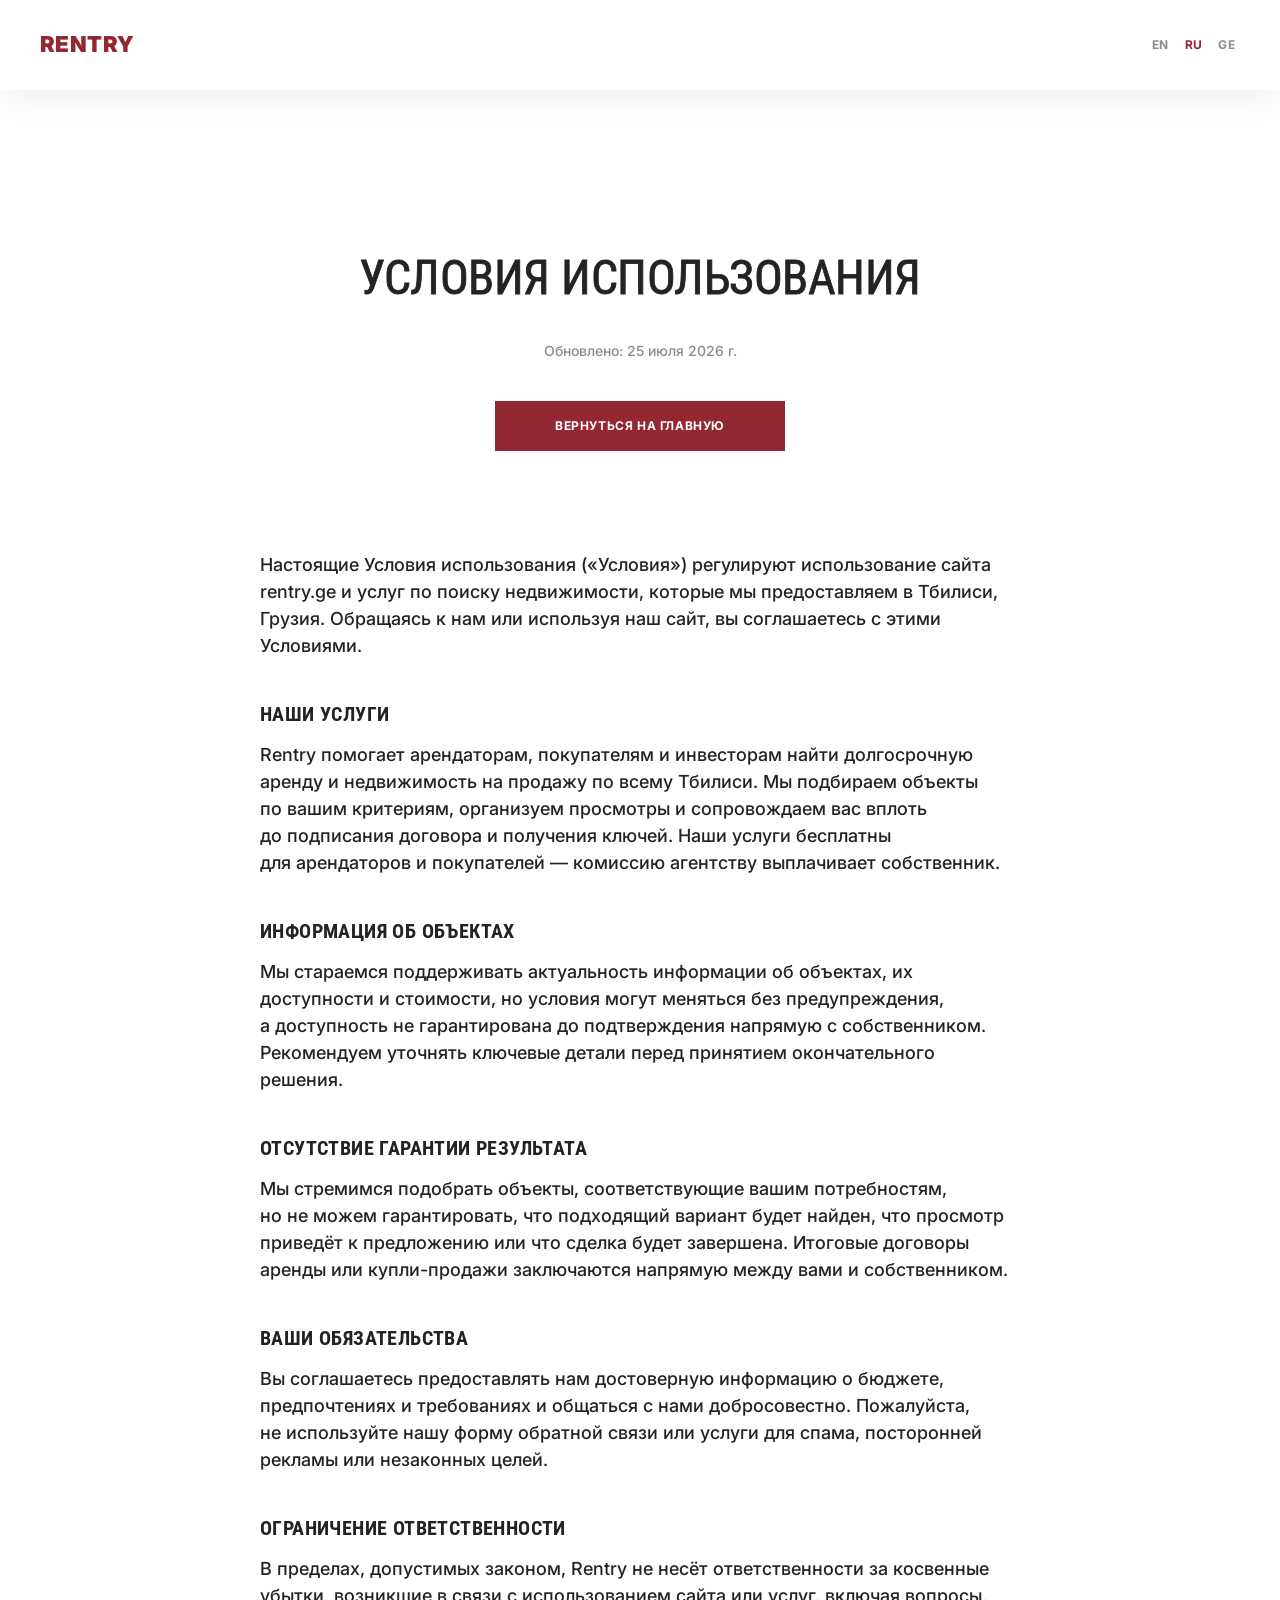
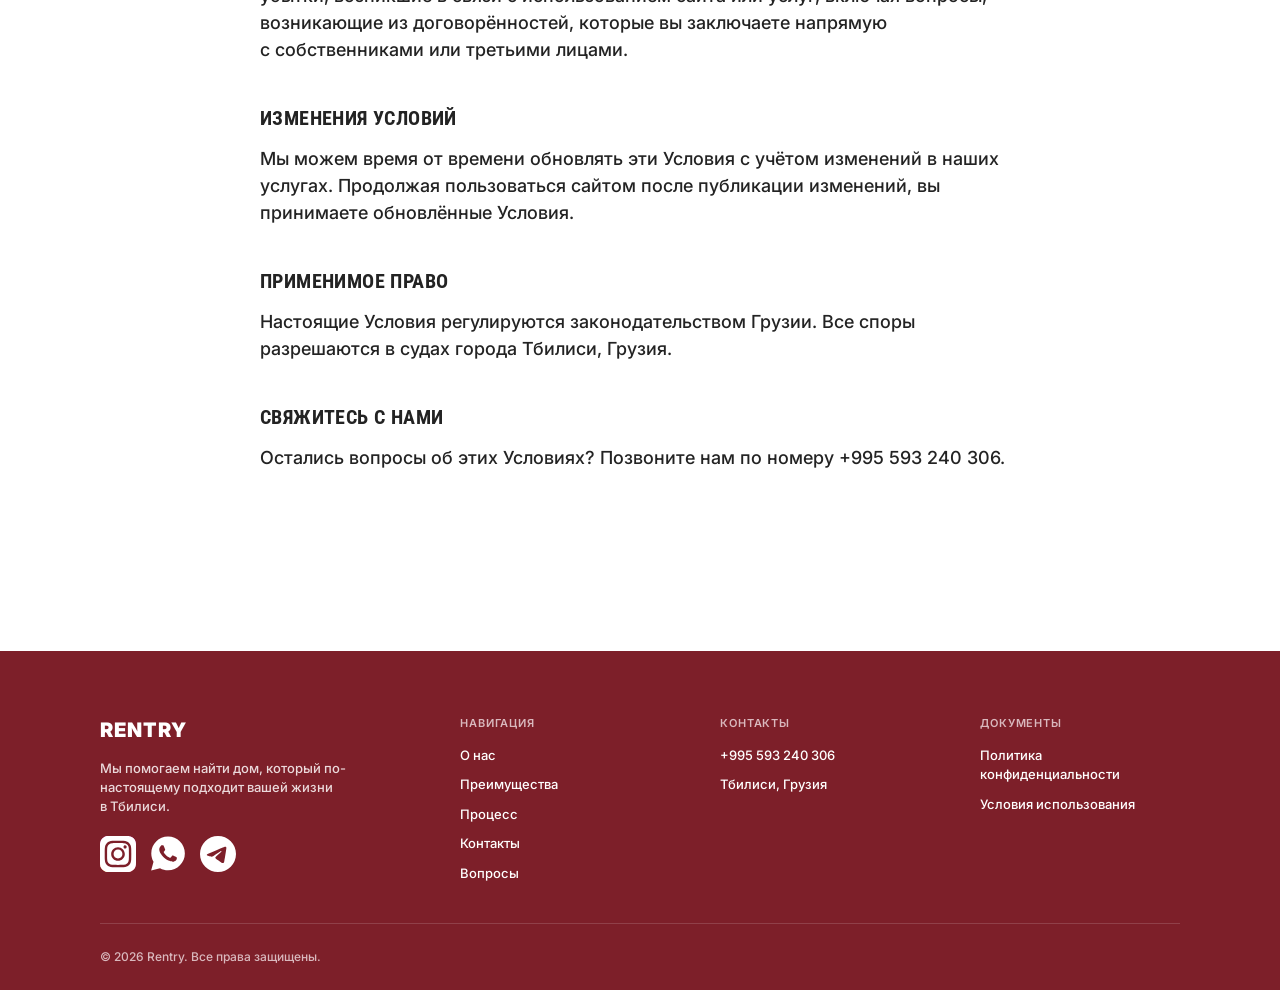
<file: terms-of-service.html>
<!doctype html>
<html lang="en">
<head>
<meta charset="UTF-8">
<meta name="viewport" content="width=device-width, initial-scale=1.0">
<title data-i18n="terms.metaTitle">Terms of Service — Rentry | Real Estate Agency in Tbilisi</title>
<meta name="description" data-i18n-content="terms.metaDescription" content="The terms that govern your use of Rentry's real estate services in Tbilisi, Georgia, including property search, rentals, and sales.">
<meta name="robots" content="index, follow">
<link rel="canonical" href="https://rentry-tbilisi.netlify.app/terms-of-service.html">
<meta name="theme-color" content="#942832">
<link rel="icon" type="image/svg+xml" href="icons/favicon.svg">
<meta property="og:type" content="website">
<meta property="og:site_name" content="Rentry">
<meta property="og:title" content="Terms of Service — Rentry">
<meta property="og:description" content="The terms that govern your use of Rentry's real estate services in Tbilisi, Georgia, including property search, rentals, and sales.">
<meta property="og:url" content="https://rentry-tbilisi.netlify.app/terms-of-service.html">
<link rel="preconnect" href="https://fonts.googleapis.com">
<link rel="preconnect" href="https://fonts.gstatic.com" crossorigin>
<link href="https://fonts.googleapis.com/css2?family=Inter:wght@400;500;600;700;900&family=Roboto+Condensed:wght@400;700&family=Noto+Sans+Georgian:wght@400;500;600;700;900&display=swap" rel="stylesheet">
<link rel="stylesheet" href="styles.css">
</head>
<body>

<header class="site-header" id="top">
  <div class="container legal-header-inner">
    <a href="index.html" class="logo">RENTRY</a>

    <div class="lang-switch" aria-label="Language">
      <button type="button" class="lang-btn" data-lang="en">EN</button>
      <button type="button" class="lang-btn" data-lang="ru">RU</button>
      <button type="button" class="lang-btn" data-lang="ka">GE</button>
    </div>
  </div>
</header>

<main>
  <section class="section legal-hero">
    <div class="container">
      <h1 class="section-title section-title--center" data-i18n="terms.title">Terms of Service</h1>
      <p class="legal-updated" data-i18n="terms.updated">Last updated: July 25, 2026</p>

      <div class="legal-back-wrap">
        <a href="index.html" class="btn btn-primary btn-lg" data-i18n="legal.backHome">Back to Homepage</a>
      </div>
    </div>
  </section>

  <section class="section" style="padding-top: 0;">
    <div class="container">
      <div class="legal-content">
        <p data-i18n="terms.intro">These Terms of Service ("Terms") govern your use of rentry.ge and the property search services we provide in Tbilisi, Georgia. By contacting us or using our site, you agree to these Terms.</p>

        <h2 data-i18n="terms.s1.title">Our Service</h2>
        <p data-i18n="terms.s1.text">Rentry helps tenants, buyers, and investors find long-term rental and for-sale properties across Tbilisi. We shortlist properties based on your criteria, arrange viewings, and support you through to signing and key handover. Our service is free for tenants and buyers — property owners cover our agency commission.</p>

        <h2 data-i18n="terms.s2.title">Property Information</h2>
        <p data-i18n="terms.s2.text">We do our best to keep property details, availability, and pricing accurate and up to date, but listings can change without notice and availability is not guaranteed until confirmed directly with the property owner. We recommend verifying key details before making a final decision.</p>

        <h2 data-i18n="terms.s3.title">No Guarantee of Outcome</h2>
        <p data-i18n="terms.s3.text">While we work to find properties that match your needs, we cannot guarantee that we will find a suitable property, that a viewing will lead to an offer, or that any transaction will be completed. Final rental and purchase agreements are between you and the property owner.</p>

        <h2 data-i18n="terms.s4.title">Your Responsibilities</h2>
        <p data-i18n="terms.s4.text">You agree to give us accurate information about your budget, preferences, and requirements, and to communicate with us in good faith. Please don't use our contact form or services for spam, unrelated advertising, or unlawful purposes.</p>

        <h2 data-i18n="terms.s5.title">Limitation of Liability</h2>
        <p data-i18n="terms.s5.text">To the extent permitted by law, Rentry is not liable for any indirect or consequential loss arising from your use of our site or services, including issues arising from agreements you enter into directly with property owners or third parties.</p>

        <h2 data-i18n="terms.s6.title">Changes to These Terms</h2>
        <p data-i18n="terms.s6.text">We may update these Terms from time to time to reflect changes to our services. Continued use of our site after changes are posted means you accept the updated Terms.</p>

        <h2 data-i18n="terms.s7.title">Governing Law</h2>
        <p data-i18n="terms.s7.text">These Terms are governed by the laws of Georgia. Any disputes will be resolved in the courts of Tbilisi, Georgia.</p>

        <h2 data-i18n="terms.s8.title">Contact Us</h2>
        <p data-i18n="terms.s8.text">Questions about these Terms? Reach us at +995 593 240 306.</p>
      </div>
    </div>
  </section>
</main>

<footer class="site-footer">
  <div class="footer-container">
    <div class="footer-top">
      <div class="footer-brand">
        <span class="footer-logo">RENTRY</span>
        <p data-i18n="footer.tagline">We help you find a home that truly fits your life in Tbilisi.</p>
        <ul class="footer-socials">
          <li>
            <a href="https://www.instagram.com/tbilisi.property/" target="_blank" rel="noopener" aria-label="Instagram">
              <img src="icons/instagram-footer.svg" alt="" width="36" height="36">
            </a>
          </li>
          <li>
            <a href="https://wa.me/995593240306" target="_blank" rel="noopener" aria-label="WhatsApp">
              <img src="icons/whatsapp-footer.svg" alt="" width="36" height="36">
            </a>
          </li>
          <li>
            <a href="#" aria-label="Telegram">
              <img src="icons/telegram-footer.svg" alt="" width="36" height="36">
            </a>
          </li>
        </ul>
      </div>

      <div class="footer-col">
        <h3 data-i18n="footer.nav.heading">Navigation</h3>
        <ul>
          <li><a href="index.html#about" data-i18n="nav.about">About</a></li>
          <li><a href="index.html#advantages" data-i18n="nav.advantages">Advantages</a></li>
          <li><a href="index.html#process" data-i18n="nav.process">Process</a></li>
          <li><a href="index.html#contacts" data-i18n="nav.contacts">Contacts</a></li>
          <li><a href="index.html#faq" data-i18n="nav.faq">FAQ</a></li>
        </ul>
      </div>

      <div class="footer-col">
        <h3 data-i18n="footer.contact.heading">Contact</h3>
        <ul>
          <li><a href="tel:+995593240306">+995 593 240 306</a></li>
          <li data-i18n="footer.address">Tbilisi, Georgia</li>
        </ul>
      </div>

      <div class="footer-col">
        <h3 data-i18n="footer.legal.heading">Legal</h3>
        <ul>
          <li><a href="privacy-policy.html" data-i18n="footer.legal.privacy">Privacy Policy</a></li>
          <li><a href="terms-of-service.html" data-i18n="footer.legal.terms">Terms of Service</a></li>
        </ul>
      </div>
    </div>

    <div class="footer-divider"></div>

    <div class="footer-bottom">
      <p data-i18n="footer.copyright">© 2026 Rentry. All rights reserved.</p>
    </div>
  </div>
</footer>

<script src="translations.js"></script>
<script src="script.js"></script>
</body>
</html>
</file>
<file: styles.css>
/* ============================================================
   RENTRY — Swiss minimalist real-estate landing
   Built to match Figma design 1:1 at 1440px reference width.
   Fonts: Helvetica Neue Condensed (headings) / Inter (body)
   ============================================================ */

@font-face{
  font-family: 'Helvetica Neue Condensed';
  src: url('fonts/helveticaneue-condensed-thin.ttf') format('truetype');
  font-weight: 100;
  font-style: normal;
  font-display: swap;
}

@font-face{
  font-family: 'Helvetica Neue Condensed';
  src: url('fonts/helveticaneue-condensed-regular.ttf') format('truetype');
  font-weight: 400;
  font-style: normal;
  font-display: swap;
}

@font-face{
  font-family: 'Helvetica Neue Condensed';
  src: url('fonts/helveticaneue-condensed-bold.ttf') format('truetype');
  font-weight: 700;
  font-style: normal;
  font-display: swap;
}

:root{
  --c-text: #232323;
  --c-text-muted: #8c8c8c;
  --c-text-faq-icon: #737373;
  --c-nav: #171717;
  --c-accent: #942832;
  --c-accent-dark: #6b1821;
  --c-bg: #ffffff;
  --c-dark: #232323;
  --c-line: #e0e0e0;
  --c-line-input: #ecebe8;
  --c-line-steps: #d9d6cf;
  --c-photo: #d9d9d9;

  --c-footer-bg: #7d1f29;
  --c-footer-heading: #d9b8bd;
  --c-footer-tagline: #ebd9db;

  --font-condensed: "Helvetica Neue Condensed", "Roboto Condensed", "Noto Sans Georgian", "Arial Narrow", Arial, sans-serif;
  --font-body: "Inter", "Noto Sans Georgian", -apple-system, BlinkMacSystemFont, "Segoe UI", Arial, sans-serif;

  /* Fluid sizes: exact at 1440px, scale down below */
  --fs-hero: clamp(40px, 7.412vw, 106.737px);
  --fs-h2: clamp(28px, 3.75vw, 54px);
  --fs-phone: clamp(28px, 3.75vw, 54px);
  --fs-step-title: clamp(24px, 3.75vw, 54px);

  --container-w: 1440px;
  --footer-container-w: 1240px;
}

*, *::before, *::after{ box-sizing: border-box; }

html{ scroll-behavior: smooth; }

body{
  margin: 0;
  background: var(--c-bg);
  color: var(--c-text);
  font-family: var(--font-body);
  font-weight: 500;
  font-size: 18px;
  line-height: 1.5;
  -webkit-font-smoothing: antialiased;
}

img{ max-width: 100%; display: block; }
a{ color: inherit; }
ul, ol{ margin: 0; padding: 0; }
button{ font-family: inherit; }

.container{
  max-width: var(--container-w);
  margin-inline: auto;
  padding-inline: 40px;
}

.footer-container{
  max-width: calc(var(--footer-container-w) + 200px);
  margin-inline: auto;
  padding-inline: 100px;
}

section[id]{ scroll-margin-top: 110px; }

/* -------------------- Typography -------------------- */

.section-title{
  font-family: var(--font-condensed);
  font-stretch: condensed;
  font-weight: 400;
  -webkit-text-stroke: 0.8px currentColor;
  font-size: var(--fs-h2);
  line-height: 1.3;
  letter-spacing: -0.01em;
  text-transform: uppercase;
  color: var(--c-text);
  margin: 0 0 0px;
  padding-bottom: 32px;
}

.section-title--wrap{ max-width: 734px; }

.lead{
  font-family: var(--font-body);
  font-weight: 500;
  font-size: 18px;
  line-height: 24px;
  color: var(--c-text);
  margin: 0;
  
}

.lead-side{ max-width: 480px; }
.lead-side--about{ padding-bottom: 32px; }

.eyebrow{
  display: block;
  text-transform: uppercase;
  font-size: 12px;
  font-weight: 700;
  letter-spacing: 0.05em;
  margin-bottom: 24px;
}

.eyebrow-accent{ color: var(--c-accent); }

/* -------------------- Buttons -------------------- */

.btn{
  display: inline-flex;
  align-items: center;
  justify-content: center;
  text-decoration: none;
  text-transform: uppercase;
  font-family: var(--font-body);
  font-weight: 700;
  letter-spacing: 0.05em;
  border: none;
  cursor: pointer;
  transition: opacity 0.2s ease;
}

.btn-primary{ background: var(--c-accent); color: #fff; }
.btn-primary:hover{ opacity: 0.85; }

.btn-lg{ width: 290px; height: 50px; font-size: 12px; }
.btn-sm{ width: 201px; height: 34px; font-size: 10px; }

.btn-submit{
  width: 100%;
  height: 50px;
  font-size: 12px;
  color: #fff;
  background: linear-gradient(90deg, var(--c-accent), var(--c-accent-dark));
  text-transform: uppercase;
  font-family: var(--font-body);
  font-weight: 700;
  letter-spacing: 0.05em;
  border: none;
  cursor: pointer;
}

.btn-submit:hover{ opacity: 0.9; }

/* -------------------- Placeholder photos -------------------- */

.photo{
  background: var(--c-photo);
  display: block;
  overflow: hidden;
  width: 100%;
  height: auto;
  object-fit: cover;
  object-position: center;
}

.photo-hero{ max-width: 856px; aspect-ratio: 856 / 374; }
.photo-sm{ max-width: 339px; aspect-ratio: 339 / 219.4; }
.photo-sm--steps{ margin-bottom: 32px; }
.photo-lg{ max-width: 856px; aspect-ratio: 856 / 554; flex: 1 1 auto; }

/* ============================================================
   HEADER
   ============================================================ */

.site-header{
  position: sticky;
  top: 0;
  z-index: 100;
  background: rgba(255, 255, 255, 0.6);
  backdrop-filter: blur(20px) saturate(180%);
  -webkit-backdrop-filter: blur(20px) saturate(180%);
  border-bottom: 1px solid rgba(255, 255, 255, 0.4);
  box-shadow: inset 0 1px 0 rgba(255, 255, 255, 0.5), 0 8px 32px rgba(0, 0, 0, 0.06);
  height: 90px;
  display: flex;
  align-items: center;
}

.header-inner{
  display: flex;
  align-items: center;
  gap: 20px;
  width: 100%;
  min-height: 90px;
  position: relative;
}

.logo{
  font-family: var(--font-body);
  font-weight: 900;
  font-size: 22px;
  letter-spacing: 0.02em;
  text-decoration: none;
  color: var(--c-accent);
  flex-shrink: 0;
  margin-right: auto;
}

.main-nav{
  display: flex;
  position: absolute;
  left: 544px;
  top: 50%;
  transform: translateY(-50%);
}

.main-nav ul{
  display: flex;
  gap: 32px;
  list-style: none;
}

.main-nav a{
  text-decoration: none;
  text-transform: uppercase;
  font-size: 11px;
  font-weight: 600;
  letter-spacing: 0.09em;
  color: var(--c-nav);
}

.main-nav a:hover{ color: var(--c-accent); }

.header-cta{ white-space: nowrap; flex-shrink: 0; }

.lang-switch{ display: flex; align-items: center; gap: 6px; flex-shrink: 0; }

.lang-btn{
  background: none;
  border: none;
  padding: 4px 5px;
  font-family: var(--font-body);
  font-weight: 700;
  font-size: 12px;
  letter-spacing: 0.03em;
  color: var(--c-text-muted);
  cursor: pointer;
}

.lang-btn:hover{ color: var(--c-text); }
.lang-btn.is-active{ color: var(--c-accent); }

.lang-switch--mobile{ margin: 4px 0 8px; }

.burger{
  display: none;
  flex-direction: column;
  justify-content: center;
  gap: 5px;
  width: 32px;
  height: 32px;
  background: none;
  border: none;
  cursor: pointer;
  padding: 0;
}

.burger span{
  display: block;
  height: 2px;
  width: 100%;
  background: var(--c-text);
  transition: transform 0.2s ease, opacity 0.2s ease;
}

.mobile-nav{
  display: none;
  flex-direction: column;
  gap: 24px;
  padding: 24px 40px;
  border-top: 1px solid rgba(255, 255, 255, 0.4);
  background: rgba(255, 255, 255, 0.6);
  backdrop-filter: blur(20px) saturate(180%);
  -webkit-backdrop-filter: blur(20px) saturate(180%);
}

.mobile-nav ul{
  list-style: none;
  display: flex;
  flex-direction: column;
  gap: 20px;
}

.mobile-nav a{
  text-decoration: none;
  text-transform: uppercase;
  font-size: 15px;
  font-weight: 600;
  letter-spacing: 0.04em;
  color: var(--c-text);
}

.mobile-nav a.btn,
.mobile-nav button.btn{ color: #fff; }

.mobile-nav .btn{ width: 100%; height: 50px; font-size: 12px; }

.site-header.nav-open{
  height: auto;
  flex-direction: column;
  align-items: stretch;
}

.site-header.nav-open .mobile-nav{ display: flex; }

.site-header.nav-open .burger span:nth-child(1){ transform: translateY(7px) rotate(45deg); }
.site-header.nav-open .burger span:nth-child(2){ opacity: 0; }
.site-header.nav-open .burger span:nth-child(3){ transform: translateY(-7px) rotate(-45deg); }

/* ============================================================
   HERO
   ============================================================ */

.hero{ padding-top: 57px; }

.hero-top{
  display: flex;
  flex-direction: column;
  align-items: flex-start;
  gap: 32px;
  margin-bottom: 64px;
}

.hero-title{
  font-family: var(--font-condensed);
  font-stretch: condensed;
  font-weight: 400;
  -webkit-text-stroke: 0.8px currentColor;
  font-size: var(--fs-hero);
  line-height: 0.968;
  letter-spacing: -0.0256em;
  text-transform: uppercase;
  color: var(--c-text);
  margin: 0;
  max-width: 1088px;
}

.hero-bottom{
  display: flex;
  justify-content: space-between;
  align-items: flex-end;
  gap: 24px;
}

.hero-copy{ max-width: 480px; min-width: 0; }

/* ============================================================
   SECTIONS — generic spacing
   ============================================================ */

.section{ margin-top: 100px; }

/* generic split rows (heading/text side by side, or text/photo) */

.split-row{
  display: flex;
  justify-content: space-between;
  gap: 24px;
  align-items: flex-end;
}

.split-row--top{ align-items: flex-end;}
 

/* WE HELP PEOPLE — photo duo */

.photo-duo{
  display: flex;
  justify-content: space-between;
  align-items: flex-end;
  gap: 24px;
}

/* YOUR LOCAL REAL ESTATE EXPERTS */

.experts-row{
  display: flex;
  justify-content: space-between;
  align-items: flex-end;
  gap: 24px;
}

.experts-text{
  display: flex;
  flex-direction: column;
  gap: 24px;
  max-width: 480px;
  min-width: 0;
}

.experts-text .lead{ margin: 0; }

/* SIX REASONS */

.reasons-grid{
  display: flex;
  gap: 24px;
  margin-bottom: 56px;
}

.reasons-col{
  list-style: none;
  flex: 0 1 480px;
  min-width: 260px;
  display: flex;
  flex-direction: column;
  gap: 40px;
}

.reason{
  display: flex;
  gap: 24px;
  align-items: flex-start;
}

.reason-num{
  font-family: var(--font-condensed);
  font-stretch: condensed;
  font-weight: 700;
  font-size: 24px;
  line-height: 1.3;
  color: var(--c-text);
  width: 32px;
  text-align: left;
  flex-shrink: 0;
  margin-top: 32px;
}

.reason-body{ display: flex; flex-direction: column; gap: 6px; max-width: 385px; }

.reason-title{
  font-family: var(--font-condensed);
  font-stretch: condensed;
  font-weight: 700;
  font-size: 20px;
  line-height: 1.3;
  text-transform: uppercase;
  margin: 0;
}

.reason-text{
  font-size: 18px;
  line-height: 24px;
  color: var(--c-text);
  margin: 0;
}

.reasons-footer{ margin-top: 0; }

/* NO CLIENT FEES */

.fees-top{
  display: flex;
  justify-content: space-between;
  align-items: flex-start;
  gap: 40px;
  margin-bottom: 56px;
}

.fees-copy{ display: flex; flex-direction: column; align-items: flex-start; gap: 24px; max-width: 480px; }
.fees-copy .section-title{ margin-bottom: 0; }
.fees-photo{ flex: 0 0 auto; }

.cards-row{
  display: flex;
  justify-content: space-between;
  gap: 32px;
  margin-bottom: 56px;
}

.card{  max-width: 359px; }

.card-title{
  font-family: var(--font-condensed);
  font-stretch: condensed;
  font-weight: 700;
  font-size: 20px;
  line-height: 1.3;
  text-transform: uppercase;
  margin: 0 0 8px;
}

.card-text{ font-size: 18px; line-height: 24px; margin: 0; color: var(--c-text); }

/* HOW IT WORKS */

.steps-row{
  display: flex;
  align-items: flex-end;
  gap: 165px;
}

.steps{ flex: 1 1 auto; min-width: 0; }

.step{
  display: flex;
  align-items: center;
  gap: 32px;
  padding-block: 16px;
  border-bottom: 1px solid var(--c-line-steps);
}

.step--last{ border-bottom: none; }

.step-title{
  font-family: var(--font-condensed);
  font-stretch: condensed;
  font-weight: 400;
  -webkit-text-stroke: 0.8px currentColor;
  font-size: var(--fs-step-title);
  line-height: 1.3;
  text-transform: uppercase;
  color: var(--c-text);
  margin: 0;
  flex: 0 0 520px;
}

.step-text{ font-size: 18px; line-height: 24px; margin: 0; color: var(--c-text); flex: 1 1 auto; min-width: 0; }

/* READY TO FIND YOUR PLACE */

.contact-row{
  display: flex;
  justify-content: space-between;
  gap: 48px;
  align-items: stretch;
}

.contact-left{
  display: flex;
  flex-direction: column;
  gap: 40px;
  flex: 1 1 500px;
  max-width: 645px;
}

.trust-stats{
  display: flex;
  align-items: flex-start;
  gap: 24px;
  flex-wrap: wrap;
}

.stat{ display: flex; flex-direction: column; gap: 2px; }

.stat-title{
  font-family: var(--font-condensed);
  font-stretch: condensed;
  font-weight: 700;
  font-size: 20px;
  line-height: 1.3;
  text-transform: uppercase;
  color: var(--c-text);
}

.stat-text{ font-size: 15px; line-height: 22px; color: var(--c-text-muted); max-width: 160px; }

.stat-divider{ width: 1px; height: 36px; background: var(--c-line); flex-shrink: 0; }

.direct-block{ display: flex; flex-direction: column; gap: 32px; margin-top: auto; }

.direct-heading{
  display: block;
  font-family: var(--font-condensed);
  font-stretch: condensed;
  font-weight: 700;
  font-size: 20px;
  line-height: 1.3;
  text-transform: uppercase;
  color: var(--c-text);
  margin-bottom: 16px;
}

.social-icons{ display: flex; gap: 14px; list-style: none; }

.social-icons a{
  width: 36px;
  height: 36px;
  display: flex;
  align-items: center;
  justify-content: center;
  text-decoration: none;
  transition: opacity 0.2s ease, transform 0.2s ease;
}

.social-icons img{ width: 100%; height: 100%; display: block; }

.social-icons a:hover{ opacity: 0.75; transform: translateY(-2px); }

.direct-phone-block{ display: flex; flex-direction: column; gap: 0; }
.direct-phone-block .direct-heading{ margin-bottom: 0; }

.direct-phone{
  font-family: var(--font-condensed);
  font-stretch: condensed;
  font-weight: 400;
  -webkit-text-stroke: 0.8px currentColor;
  font-size: var(--fs-phone);
  line-height: 1.3;
  text-transform: uppercase;
  color: var(--c-text);
  text-decoration: none;
}

.direct-note{ font-size: 16px; color: var(--c-text-muted); }

/* Form panel */

.form-panel{
  background: var(--c-dark);
  padding: 40px;
  border: 1px solid #3a3a3a;
  flex: 1 1 500px;
  max-width: 604px;
  width: 100%;
}

.form-tag{
  display: inline-block;
  background: #fff;
  color: var(--c-accent);
  font-size: 11px;
  font-weight: 700;
  letter-spacing: 0.03em;
  text-transform: uppercase;
  padding: 6px 12px;
  margin-bottom: 24px;
}

.field-row{ display: flex; gap: 16px; margin-bottom: 20px; flex-wrap: wrap; }
.field-row .field{ flex: 1 1 0; margin-bottom: 0; min-width: 0; }

.field{ display: flex; flex-direction: column; gap: 6px; margin-bottom: 20px; }

.field label{
  text-transform: uppercase;
  font-size: 10px;
  font-weight: 600;
  letter-spacing: 0.07em;
  color: #ffffff;
}

.field label .req{ color: var(--c-accent); }
.field label .opt{ color: var(--c-text-muted); font-weight: 400; text-transform: none; letter-spacing: 0; }

.field-error{ font-size: 11px; color: var(--c-accent); }
.field-error:not([hidden]){ display: block; }

.field.has-error input,
.field.has-error select,
.field.has-error textarea{ border-color: var(--c-accent); }

.lead-form input,
.lead-form select,
.lead-form textarea{
  width: 100%;
  background: #fff;
  border: 1px solid var(--c-line-input);
  color: var(--c-text-muted);
  font-family: var(--font-body);
  font-weight: 400;
  font-size: 13px;
  padding: 0 14px;
  height: 40px;
  border-radius: 0;
  outline: none;
}

.lead-form input:focus,
.lead-form select:focus,
.lead-form textarea:focus{ border-color: var(--c-accent); color: var(--c-text); }

.lead-form input::placeholder,
.lead-form textarea::placeholder{ color: #8c8c8c; }

.lead-form select{ appearance: none; background-image: url("data:image/svg+xml,%3Csvg xmlns='http://www.w3.org/2000/svg' width='10' height='6'%3E%3Cpath d='M0 0l5 6 5-6z' fill='%238c8c8c'/%3E%3C/svg%3E"); background-repeat: no-repeat; background-position: right 14px center; }

.lead-form textarea{ height: 126px; padding: 14px; resize: vertical; }

.privacy-note{ font-size: 11px; color: var(--c-text-muted); text-align: center; margin: 18px 0 0; }

.form-success{ padding: 40px 0; }

.form-success:not([hidden]){
  display: flex;
  flex-direction: column;
  align-items: center;
  text-align: center;
}

.form-success-icon{ color: var(--c-accent); margin-bottom: 20px; }

.form-success-title{
  font-family: var(--font-condensed);
  font-stretch: condensed;
  font-weight: 400;
  text-transform: uppercase;
  font-size: 28px;
  color: #fff;
  margin: 0 0 12px;
}

.form-success-text{
  font-size: 14px;
  color: var(--c-text-muted);
  max-width: 380px;
  margin: 0 0 28px;
}

.form-success-btn{
  width: auto;
  padding: 0 28px;
  height: 50px;
  font-size: 12px;
  color: #fff;
  background: linear-gradient(90deg, var(--c-accent), var(--c-accent-dark));
}

.form-success-btn:hover{ opacity: 0.9; }

/* ============================================================
   LEAD MODAL
   ============================================================ */

.modal-overlay{
  position: fixed;
  inset: 0;
  z-index: 1000;
  display: flex;
  align-items: center;
  justify-content: center;
  padding: 24px;
  background: rgba(20, 20, 20, 0.6);
  opacity: 0;
  transition: opacity 0.25s ease;
}

.modal-overlay[hidden]{ display: none; }

.modal-overlay.is-open{ opacity: 1; }

.modal-dialog{
  position: relative;
  width: 100%;
  max-width: 604px;
  max-height: calc(100vh - 48px);
  overflow-y: auto;
  background: var(--c-dark);
  padding: 40px;
  border: 1px solid #3a3a3a;
  transform: translateY(16px);
  transition: transform 0.25s ease;
}

.modal-overlay.is-open .modal-dialog{ transform: translateY(0); }

.modal-close{
  position: absolute;
  top: 16px;
  right: 16px;
  display: flex;
  align-items: center;
  justify-content: center;
  width: 36px;
  height: 36px;
  color: #fff;
  background: transparent;
  border: none;
  cursor: pointer;
  transition: opacity 0.2s ease;
}

.modal-close:hover{ opacity: 0.7; }

body.modal-open{ overflow: hidden; }

@media (max-width: 560px){
  .modal-overlay{ padding: 0; }

  .modal-dialog{
    max-width: none;
    max-height: 100vh;
    height: 100%;
    padding: 24px;
  }
}

/* FAQ */

.faq-section{ margin-top: 100px; }

.accordion{
  display: grid;
  grid-template-columns: 1fr 1fr;
  gap: 20px;
  align-items: start;
}

.accordion-item{ border: 1px solid var(--c-line); background: #fff; }

.accordion-trigger{
  width: 100%;
  display: flex;
  justify-content: space-between;
  align-items: center;
  gap: 24px;
  background: none;
  border: none;
  padding: 18px 20px;
  cursor: pointer;
  text-align: left;
}

.accordion-trigger span:first-child{
  font-family: var(--font-condensed);
  font-stretch: condensed;
  font-weight: 700;
  font-size: 20px;
  line-height: 1.3;
  text-transform: uppercase;
  color: var(--c-text);
}

.accordion-icon{
  font-family: var(--font-body);
  font-size: 16px;
  line-height: 1;
  color: var(--c-text-faq-icon);
  transition: transform 0.2s ease;
  flex-shrink: 0;
}

.accordion-trigger[aria-expanded="true"] .accordion-icon{ transform: rotate(45deg); }

.accordion-panel{
  max-height: 0;
  overflow: hidden;
  transition: max-height 0.3s ease;
}

.accordion-panel p{
  padding: 0 20px 20px;
  margin: 0;
  font-size: 16px;
  line-height: 24px;
  color: var(--c-text-muted);
}

/* ============================================================
   FOOTER
   ============================================================ */

.site-footer{
  background: var(--c-footer-bg);
  color: #fff;
  padding-top: 64px;
  margin-top: 100px;
}

.footer-top{
  display: flex;
  gap: 60px;
  padding-bottom: 40px;
  flex-wrap: wrap;
}

.footer-brand{ flex: 1 1 260px; max-width: 320px; }

.footer-logo{
  display: block;
  font-family: var(--font-body);
  font-weight: 900;
  font-size: 20px;
  letter-spacing: 0.05em;
  color: #fff;
  margin-bottom: 14px;
}

.footer-brand p{
  font-size: 13px;
  line-height: 19px;
  color: var(--c-footer-tagline);
  margin: 0 0 20px;
  max-width: 280px;
}

.footer-socials{ display: flex; gap: 14px; list-style: none; }

.footer-socials a{
  width: 36px;
  height: 36px;
  display: flex;
  align-items: center;
  justify-content: center;
  transition: opacity 0.2s ease, transform 0.2s ease;
}

.footer-socials img{ width: 100%; height: 100%; display: block; }

.footer-socials a:hover{ opacity: 0.75; transform: translateY(-2px); }

.footer-col{ flex: 1 1 160px; }

.footer-col h3{
  text-transform: uppercase;
  font-size: 11px;
  font-weight: 600;
  letter-spacing: 0.08em;
  color: var(--c-footer-heading);
  margin: 0 0 14px;
}

.footer-col ul{ list-style: none; display: flex; flex-direction: column; gap: 10px; }
.footer-col a{ color: #fff; text-decoration: none; font-size: 13px; }
.footer-col a:hover{ color: var(--c-footer-heading); }
.footer-col li{ font-size: 13px; }

.footer-divider{ height: 1px; background: rgba(255,255,255,0.15); width: 100%; }

.footer-bottom{ padding-block: 24px; }
.footer-bottom p{ font-size: 12px; color: var(--c-footer-heading); margin: 0; }

/* ============================================================
   LEGAL PAGES (Privacy Policy / Terms of Service)
   ============================================================ */

.legal-header-inner{ display: flex; align-items: center; justify-content: space-between; width: 100%; }

.legal-hero{ text-align: center; padding-block: 56px 0; }

.legal-updated{ font-size: 14px; color: var(--c-text-muted); margin: 0 0 40px; }

.legal-back-wrap{ display: flex; justify-content: center; margin-bottom: 56px; }

.legal-content{ max-width: 760px; margin-inline: auto; padding-bottom: 64px; }

.legal-content h2{
  font-family: var(--font-condensed);
  font-stretch: condensed;
  font-weight: 700;
  font-size: 20px;
  letter-spacing: 0.02em;
  text-transform: uppercase;
  color: var(--c-text);
  margin: 40px 0 12px;
}

.legal-content h2:first-child{ margin-top: 0; }

.legal-content p{ margin: 0 0 16px; color: var(--c-text); }

/* ============================================================
   RESPONSIVE
   ============================================================ */

@media (max-width: 1390px){
  .main-nav{ display: none; }
  .header-cta{ display: none; }
  .header-inner > .lang-switch{ display: none; }
  .burger{ display: flex; }
}

/* "How It Works" gets cramped in the tablet range: the row layout (photo +
   title + text side by side) needs more width than these viewports have,
   squeezing step-text into a sliver. Stack it like the mobile layout does,
   without touching any other block in this width range. */
@media (min-width: 981px) and (max-width: 1240px){
  .steps-row{ flex-direction: column; align-items: stretch; gap: 0; }
  .step{ flex-direction: column; align-items: flex-start; gap: 8px; }
  .step-title{ white-space: normal; flex: 0 0 auto; }
}

@media (max-width: 980px){
  .hero-bottom{ flex-direction: column; align-items: stretch; }
  .hero-copy{ max-width: none; order: 2; }
  .photo-hero{ max-width: none; order: 1; }

  .split-row{ flex-direction: column; align-items: flex-start; }
  .lead-side{ max-width: none; }

  .photo-duo{ flex-direction: column; align-items: stretch; }
  .photo-lg{ max-width: none; }
  .photo-sm{ max-width: 45%; }

  .experts-row{ flex-direction: column; align-items: stretch; }
  .experts-text{ max-width: none; }

  .reasons-grid{ flex-direction: column; gap: 40px; }
  .reasons-col{ flex: 0 1 auto; }

  .fees-top{ flex-direction: column; }
  .fees-copy{ max-width: none; }

  .cards-row{ flex-direction: column; }
  .card{ max-width: none; }

  .steps-row{ flex-direction: column; align-items: stretch; gap: 0; }
  .step{ flex-direction: column; align-items: flex-start; gap: 8px; }
  .step-title{ white-space: normal; flex: 0 0 auto; }

  .contact-row{ flex-direction: column; }
  .contact-left{ max-width: none; }
  .form-panel{ max-width: none; }

  /* iOS Safari auto-zooms the page on focus when an input's font-size is
     under 16px — this reads as the whole form "scaling". Bump to 16px
     here only, so desktop keeps its smaller 13px styling. */
  .lead-form input,
  .lead-form select,
  .lead-form textarea{ font-size: 16px; }

  .accordion{ grid-template-columns: 1fr; }

  .footer-top{ gap: 32px; }

  /* Equal spacing between blocks, and equal heading-to-content spacing
     within each block. Desktop stays untouched (matches Figma at 1440px). */
  .section,
  .faq-section,
  .site-footer{ margin-top: 64px; }

  .section-title{ padding-bottom: 24px; }

  /* These two titles sit inside a flex container that also has its own
     `gap`, which would otherwise stack on top of the title's padding-bottom
     and double the heading-to-content spacing versus every other block. */
  .split-row--top .section-title,
  .fees-copy .section-title{ padding-bottom: 0; }
}

@media (max-width: 560px){
  .container{ padding-inline: 20px; }
  .footer-container{ padding-inline: 24px; }
  .field-row{ flex-direction: column; gap: 20px; }
  .form-panel, .mobile-nav{ padding: 24px; }
  .trust-stats{ gap: 16px; }
}

/* ============================================================
   SCROLL REVEAL
   ============================================================ */

[data-reveal]{
  opacity: 0;
  transform: translateY(28px);
  transition: opacity 0.7s cubic-bezier(0.22, 0.61, 0.36, 1),
              transform 0.7s cubic-bezier(0.22, 0.61, 0.36, 1);
  will-change: opacity, transform;
}

[data-reveal].is-visible{
  opacity: 1;
  transform: translateY(0);
}

@media (prefers-reduced-motion: reduce){
  [data-reveal]{
    opacity: 1;
    transform: none;
    transition: none;
  }
}
</file>
